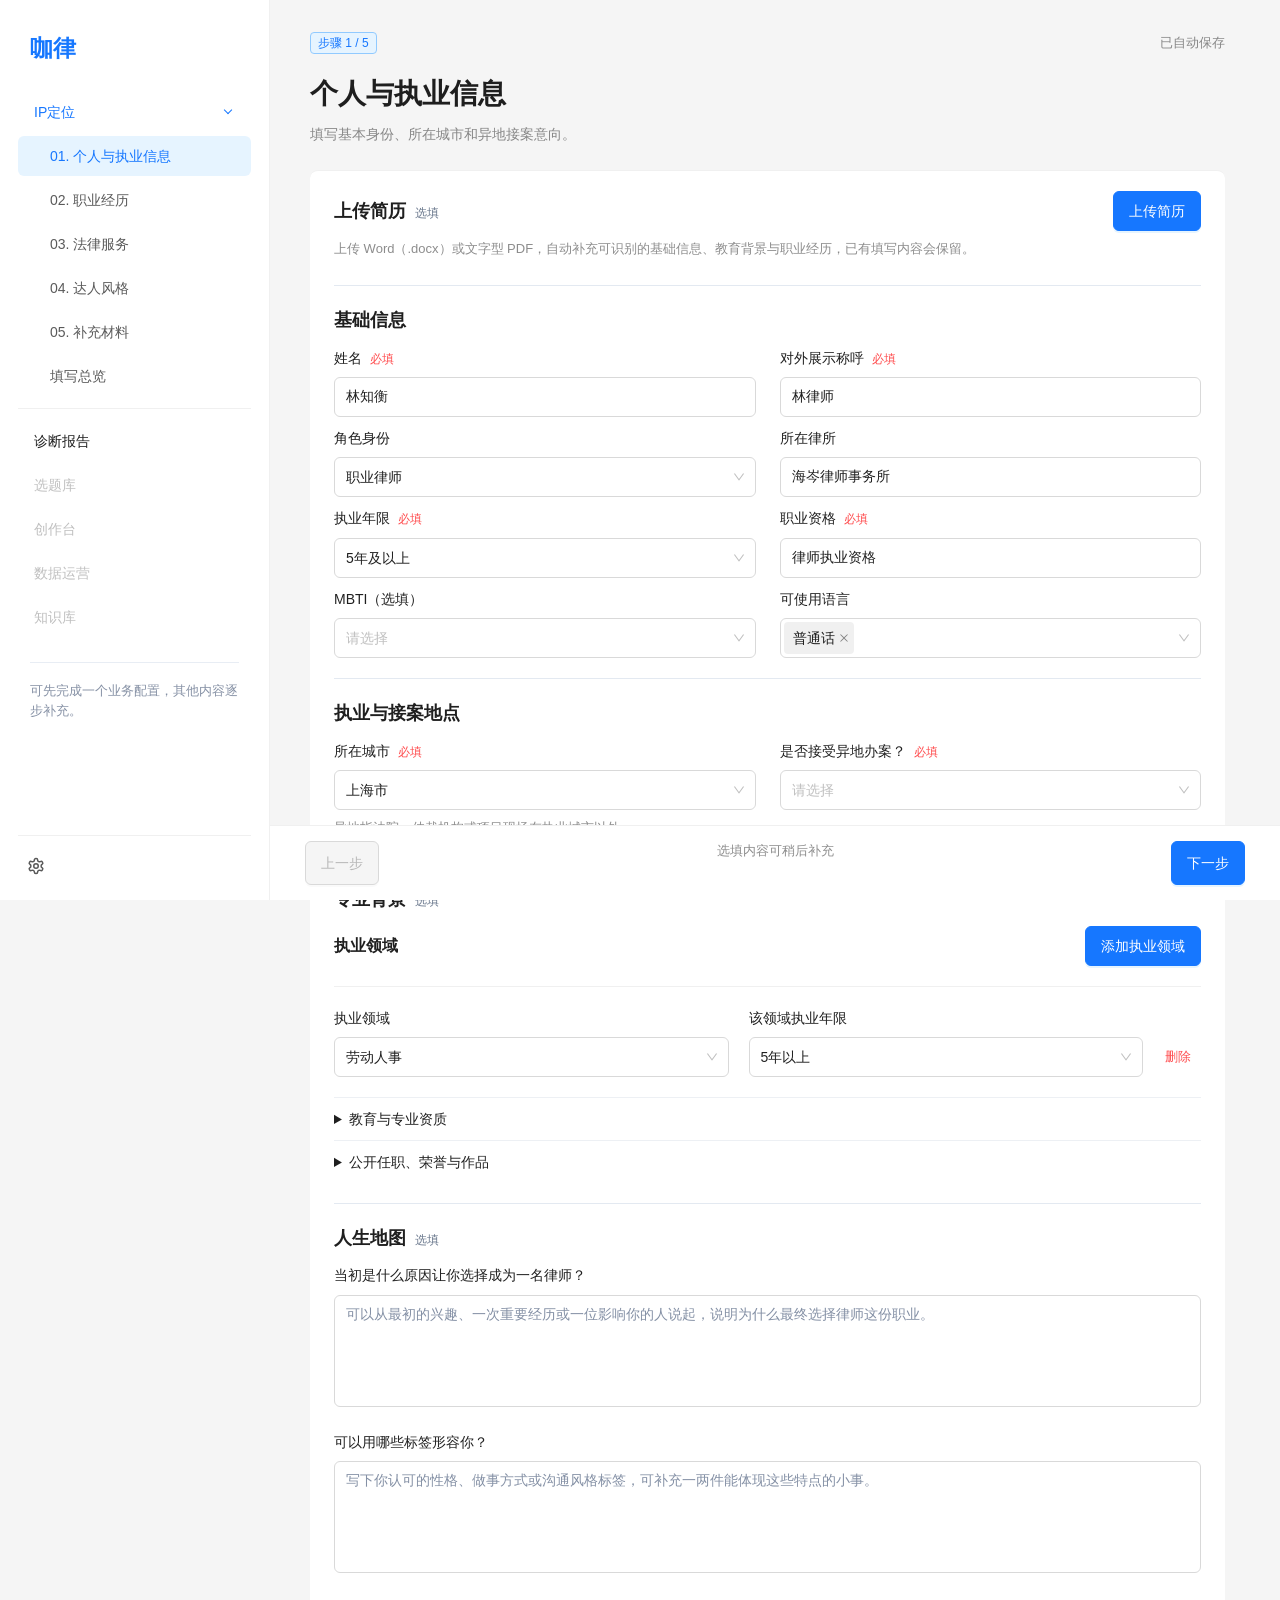
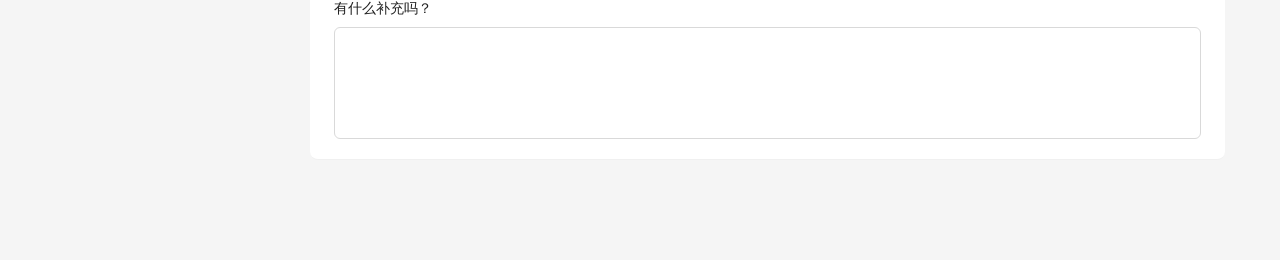
<file: index.html>
<!doctype html><html lang="zh-CN"><meta charset="utf-8"><meta name="viewport" content="width=device-width,initial-scale=1"><title>咖律 · IP定位</title><link rel="stylesheet" href="style.css?v=20261124-portrait"><aside><div class="sidebar-brand-row"><div class="brand">咖律</div></div><nav id="nav"></nav><div class="side-note">可先完成一个业务配置，其他内容逐步补充。</div></aside><main><header><span id="crumb" hidden></span></header><div class="wrap"><div class="intro"><div class="row"><span class="badge" id="step"></span><span class="small muted" id="saveState">当前浏览器自动保存</span></div><h1 id="title" style="margin-top:18px"></h1><p class="muted" id="subtitle"></p></div><div id="content"></div></div></main><div class="bottom"><button id="prev" onclick="go(page-1)">上一步</button><span class="small muted">选填内容可稍后补充</span><button id="next" class="primary" onclick="nextPage()">下一步</button></div><dialog id="modal"></dialog><script src="vendor/react-18.3.1.min.js"></script><script src="vendor/react-dom-18.3.1.min.js"></script><script src="vendor/dayjs-1.11.13.min.js"></script><script src="vendor/antd-5.27.6.min.js"></script><script src="lan-draft.js?v=20261126-clean-copy"></script><script src="questionnaire.js?v=20261125-career"></script><script src="latest.js?v=20261126-15"></script><script src="hierarchy.js?v=20261126-40"></script><script src="business-demo.js?v=20261126-clean-copy"></script><script src="product-map.js?v=20261125-direction-last"></script><script src="regions.js"></script><script src="refinements.js?v=20261125-identity"></script><script src="map-ui.js?v=20261125-manual-matters"></script><script src="coverage.js?v=20261125-identity"></script><script src="portrait.js?v=20261126-guidance"></script><script src="links.js?v=20261125-conventions"></script><script src="choices.js?v=20261125-simplify"></script><link rel="stylesheet" href="choices.css?v=20261126-clean-copy"><script src="knowledge-ui.js?v=20261126-revised"></script><script src="embedded-customers.js?v=20261125-priority-label"></script><script src="ui-conventions.js?v=20261125-group-add"></script><script src="answer-examples.js?v=20261126-12"></script><script src="revision.js?v=20261127-43"></script><link rel="stylesheet" href="legal-ui.css?v=20261126-9"><script src="vendor/mammoth.browser.min.js"></script><script src="vendor/pdf.min.js"></script><script src="vendor/qrcode.js"></script><script src="intake-flow.js?v=20261126-10"></script><link rel="stylesheet" href="ant-unified.css?v=20261127-43"><script src="extra-materials.js?v=20261126-16"></script><script src="ant-unified.js?v=20261126-27"></script><script src="case-demo.js?v=20261126-13"></script><script src="portrait-preview.js?v=20261127-44"></script><script src="collection-management.js?v=20261126-17"></script><script src="action-consistency.js?v=20261126-18"></script><script src="case-domain-polish.js?v=20261126-19"></script><script src="hierarchy-refinement.js?v=20261126-23"></script><script src="experience-inline.js?v=20261126-38"></script><script src="style-continuous.js?v=20261126-34"></script><script src="public-attachments.js?v=20261126-25"></script><script src="service-priority.js?v=20261126-40"></script><script src="firm-optional.js?v=20261126-37"></script><link rel="stylesheet" href="intake-update.css?v=20261126-40"><script src="secondary-domain-selection.js?v=20261127-45"></script><script src="resume-import.js?v=20261126-41"></script><link rel="stylesheet" href="ip-overview.css?v=20261127-46"><script src="ip-overview.js?v=20261127-46"></script><link rel="stylesheet" href="platform-session.css?v=20261127-49"><script src="platform-session.js?v=20261127-49"></script></html>

<link rel="stylesheet" href="diagnosis-module.css?v=20261128"><script src="diagnosis-module.js?v=20261128-clean"></script>
</file>
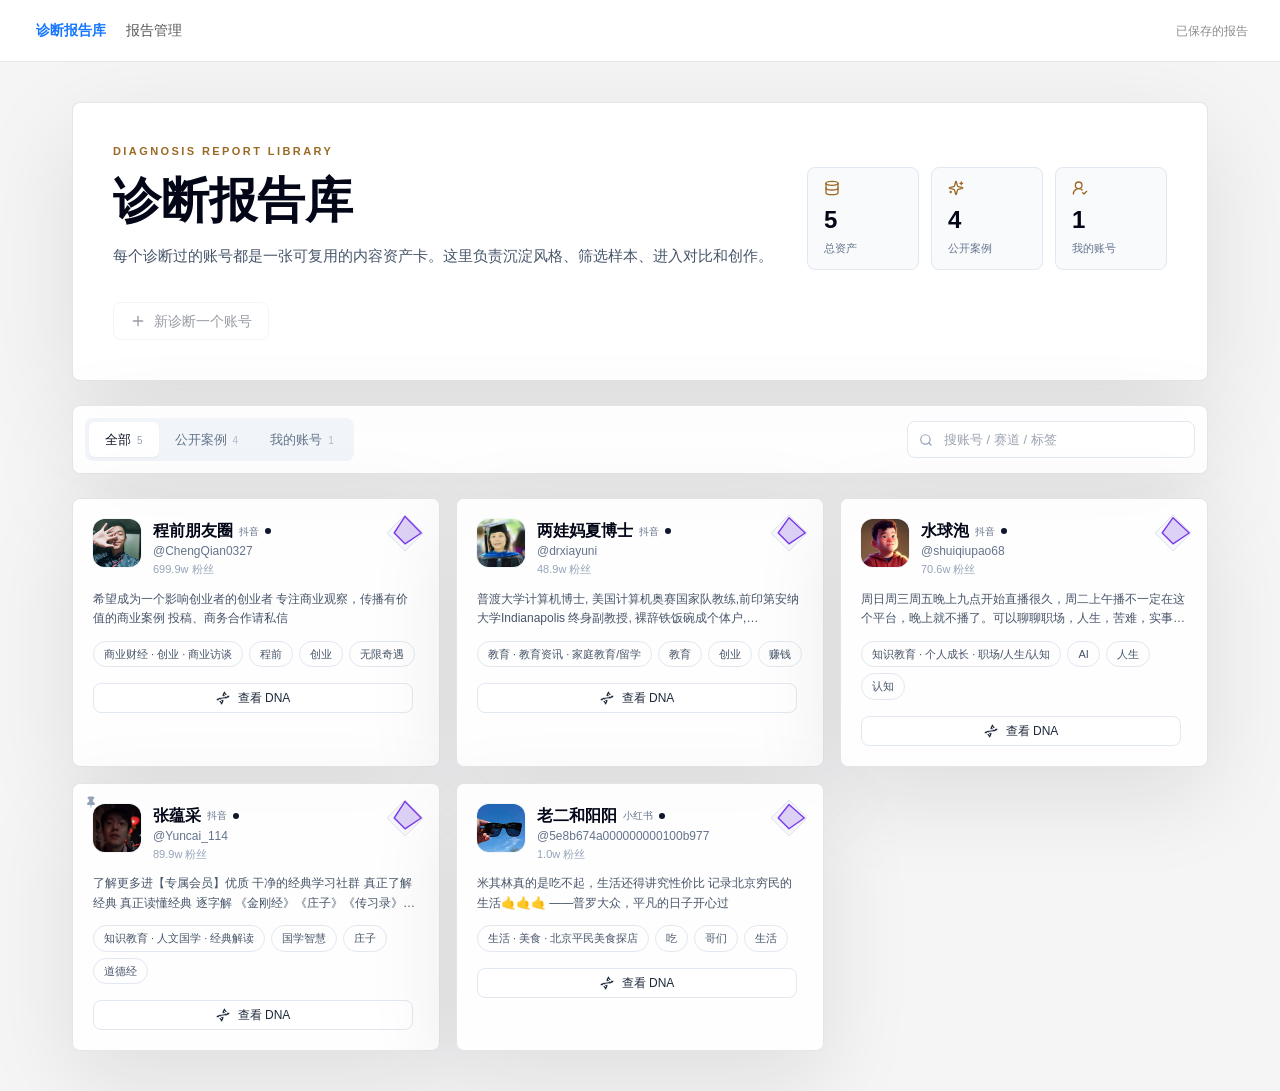
<file: diagnosis/index.html>
<!doctype html><html lang="zh-CN"><meta charset="UTF-8"><meta name="viewport" content="width=device-width,initial-scale=1"><meta http-equiv="Content-Security-Policy" content="default-src 'self' data: blob:;script-src 'self' 'unsafe-inline';style-src 'self' 'unsafe-inline';connect-src 'none';img-src 'self' data: blob:;"><title>账号诊断 · 原界面恢复版</title><link rel="stylesheet" href="./assets/index-MwPTq9La.css"><body><div id="root"></div><script src="./records.js"></script><script src="./record.js"></script><script type="module" src="./assets/index-DQOTuew9.js"></script></html>
<link rel="stylesheet" href="integration.css?v=20261128-clean"><script src="integration.js?v=20261128-clean"></script>
</file>
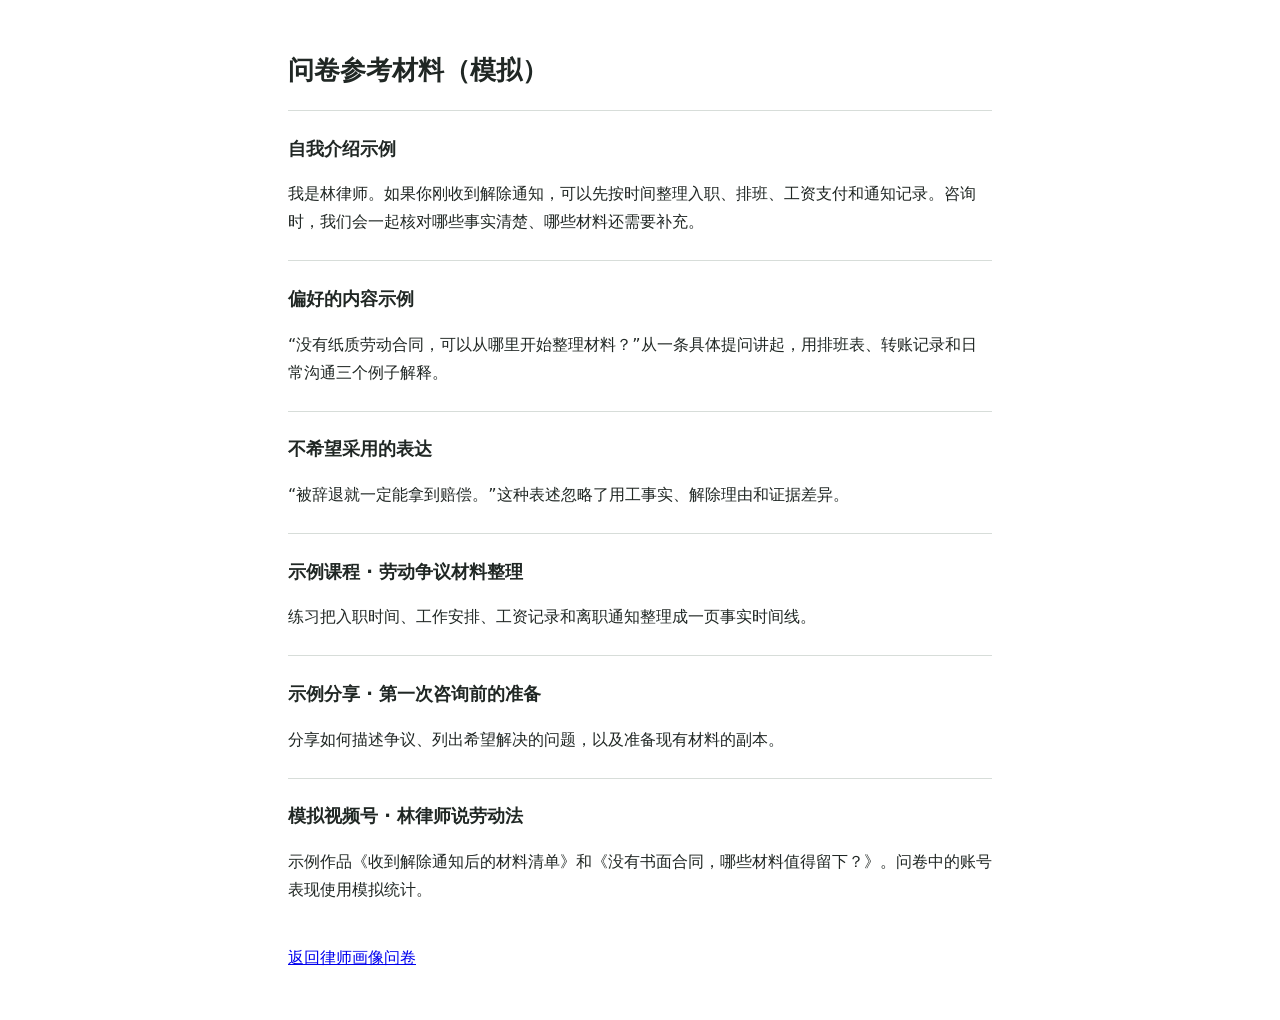
<file: references.html>
<!doctype html>
<html lang="zh-CN">
<meta charset="utf-8">
<meta name="viewport" content="width=device-width,initial-scale=1">
<title>问卷参考材料 · 模拟</title>
<style>
  body { max-width: 44rem; margin: 3rem auto; padding: 0 1.25rem; color: #202724; font: 16px/1.75 system-ui,sans-serif; }
  h1 { font-size: 1.6rem; }
  h2 { font-size: 1.1rem; }
  article { border-top: 1px solid #d7ddd9; padding: .5rem 0; }
  :target { background: #f3f7f3; }
</style>
<h1>问卷参考材料（模拟）</h1>
<article id="intro"><h2>自我介绍示例</h2><p>我是林律师。如果你刚收到解除通知，可以先按时间整理入职、排班、工资支付和通知记录。咨询时，我们会一起核对哪些事实清楚、哪些材料还需要补充。</p></article>
<article id="liked"><h2>偏好的内容示例</h2><p>“没有纸质劳动合同，可以从哪里开始整理材料？”从一条具体提问讲起，用排班表、转账记录和日常沟通三个例子解释。</p></article>
<article id="disliked"><h2>不希望采用的表达</h2><p>“被辞退就一定能拿到赔偿。”这种表述忽略了用工事实、解除理由和证据差异。</p></article>
<article id="course"><h2>示例课程 · 劳动争议材料整理</h2><p>练习把入职时间、工作安排、工资记录和离职通知整理成一页事实时间线。</p></article>
<article id="talk"><h2>示例分享 · 第一次咨询前的准备</h2><p>分享如何描述争议、列出希望解决的问题，以及准备现有材料的副本。</p></article>
<article id="account"><h2>模拟视频号 · 林律师说劳动法</h2><p>示例作品《收到解除通知后的材料清单》和《没有书面合同，哪些材料值得留下？》。问卷中的账号表现使用模拟统计。</p></article>
<p><a href="./">返回律师画像问卷</a></p>
</html>
</file>
<file: style.css>
html{scroll-padding-bottom:100px}input,select,textarea{scroll-margin-bottom:100px}*{box-sizing:border-box}body{margin:0;background:#f5f7fb;color:#23314a;font:16px/1.7 -apple-system,BlinkMacSystemFont,'PingFang SC',sans-serif}button,input,textarea,select{font:inherit}button{cursor:pointer;border:1px solid #dbe3ef;border-radius:7px;background:white;color:#43516b;padding:9px 16px}button:hover{border-color:#315fe9;color:#315fe9}.primary{background:#315fe9;color:white;border-color:#315fe9}.primary:hover{background:#244dcc;color:white}aside{width:270px;position:fixed;inset:0 auto 0 0;background:white;border-right:1px solid #e1e7f0;padding:28px 18px;overflow:auto}.brand{font-size:23px;font-weight:700;padding:0 12px;color:#284fca}.sub{font-size:13px;color:#8490a5;padding:4px 12px 25px}.nav{display:block;width:100%;border:0;background:none;text-align:left;padding:13px 12px;margin:5px 0;font-size:14px}.nav.active{background:#edf2ff;color:#315fe9;font-weight:600}.nav small{display:block;color:#8a95a7;font-weight:400;margin-left:25px}.side-note{border-top:1px solid #e8edf4;margin:25px 12px;padding-top:18px;font-size:13px;color:#8691a5}main{margin-left:270px}header{background:white;border-bottom:1px solid #e3e9f1;padding:18px 36px;display:flex;justify-content:space-between;align-items:center;gap:16px}.badge{font-size:13px;color:#315fe9;background:#edf2ff;padding:4px 10px;border-radius:5px}.wrap{max-width:1040px;padding:32px 40px 100px;margin:auto}h1{font-size:28px;margin:0 0 7px}h2{font-size:20px;margin:0}p{margin:6px 0}.muted{color:#7f8ba1}.small{font-size:13px}.intro{margin-bottom:25px}.progress{height:5px;background:#e3eaf5;border-radius:6px;margin-top:18px}.progress div{height:100%;background:#315fe9;border-radius:6px}.row{display:flex;justify-content:space-between;align-items:center;gap:12px}.card{background:white;border:1px solid #e0e7f0;border-radius:12px;margin:20px 0;overflow:hidden}.card-head{padding:20px 26px;border-bottom:1px solid #edf0f6;background:#fcfdff}.question{padding:24px 26px;border-bottom:1px solid #edf0f6}.question:last-child{border:0}.label{font-weight:600;display:block;margin-bottom:10px}.num{font-weight:400;color:#94a0b2;font-size:13px;margin-right:10px}.required{color:#315fe9;font-size:12px;margin-left:8px}.prompt{border-left:3px solid #a6bafb;background:#f5f8ff;padding:12px 15px;margin:10px 0 14px;color:#516383;font-size:14px}.source{color:#8b96a8;font-size:13px;margin-top:9px}input[type=text],input[type=url],input[type=month],input[type=number],textarea{width:100%;border:1px solid #dce3ef;border-radius:7px;padding:11px 13px;background:#fff;color:#23314a;outline:none}input:focus,textarea:focus{border-color:#315fe9;box-shadow:0 0 0 3px #315fe910}textarea{min-height:102px;resize:vertical}.options{display:flex;flex-wrap:wrap;gap:10px}.option{display:flex;align-items:center;gap:8px;padding:9px 13px;border:1px solid #e0e6ef;border-radius:7px;cursor:pointer;font-size:14px}.option:has(input:checked){border-color:#315fe9;background:#f1f5ff;color:#315fe9}input[type=checkbox],input[type=radio]{accent-color:#315fe9;width:16px;height:16px}.upload{padding:18px;border:1px dashed #bfceea;border-radius:8px;background:#fafcff}.upload input{max-width:100%;font-size:14px}.notice{padding:15px 18px;background:#edf2ff;color:#536b9d;border-radius:8px;font-size:14px;margin:20px 0}.bottom{position:fixed;bottom:0;left:270px;right:0;background:#ffffffed;border-top:1px solid #dfe6f1;padding:15px 35px;display:flex;justify-content:space-between;gap:12px;backdrop-filter:blur(10px)}.toast{position:fixed;bottom:90px;left:50%;transform:translateX(-50%);background:#233450;color:white;border-radius:8px;padding:12px 22px;z-index:5}.invalid{background:#f0f4ff;outline:2px solid #315fe9;outline-offset:-2px}dialog{border:0;border-radius:12px;padding:28px;max-width:550px;width:90vw}dialog::backdrop{background:#1c2c4b66}button:disabled{opacity:.4;cursor:default}@media(max-width:800px){aside{position:static;width:100%;padding:15px}.brand{font-size:20px}.sub,.side-note{display:none}#nav{display:flex;overflow:auto}.nav{min-width:190px;margin:8px 0}.nav small{display:none}main{margin:0}header{padding:15px;flex-wrap:wrap}.wrap{padding:24px 15px 110px}.question{padding:20px}.bottom{left:0;padding:12px 15px}.bottom .small{display:none}h1{font-size:24px}.row{flex-wrap:wrap}}.compact-input{max-width:380px!important;height:42px}.compact-question{padding-top:18px;padding-bottom:18px}.compact-question .label{margin-bottom:6px}@media(max-width:700px){.compact-input{max-width:100%!important}} .business-selected{display:flex;gap:8px;flex-wrap:wrap;margin:12px 0}.selected-business{background:#edf2ff;color:#315fe9;font-size:14px;text-align:left}.legacy-business{background:#f5f7fa;font-size:14px}.business-tree{border:1px solid #e1e7f0;border-radius:8px;max-height:440px;overflow:auto}.business-tree details{border-bottom:1px solid #e9edf4}.business-tree summary{cursor:pointer;padding:12px 16px;background:#fafcff}.business-tree .option{padding:7px 10px} 
.grid2{display:grid;grid-template-columns:1fr 1fr;gap:18px}.field{margin:12px 0}.field label{display:block;font-size:14px;font-weight:500;margin-bottom:7px}.field input,.field select{max-width:440px}.field select{padding:10px;border:1px solid #dce3ef;border-radius:7px;background:white;width:100%}.field textarea{min-height:110px}.field .option{display:inline-flex;font-weight:400;margin:4px}.nested{margin:18px 0;padding:22px;border:1px solid #dce5f4;border-radius:10px;background:#fafcff}.scene{background:white}.pill{display:inline-block;padding:4px 10px;background:#edf2ff;color:#315fe9;border-radius:6px;font-size:13px;margin:4px}.section-body{padding:24px}.danger{color:#6c7689;font-size:14px}.summary-row{padding:12px 0;border-bottom:1px solid #edf0f6}.complete{color:#315fe9}.business-tree{margin:10px 0}.compact{max-width:400px}details>summary{cursor:pointer}.field.full{grid-column:1/-1}.statusbox{padding:16px;border-radius:8px;background:#edf2ff;color:#315fe9}.group-heading{margin:30px 0 10px} @media(max-width:800px){.grid2{grid-template-columns:1fr}.section-body{padding:18px}.nested{padding:15px}}/* Third-section hierarchy: area > product > field group > client. */
.map-workspace{margin-top:26px}.map-workspace>.card{margin-bottom:40px}.map-workspace .card-head{padding:24px 28px}.map-area{margin:44px 0;background:#fff;border:1px solid #d5deef;border-radius:14px;overflow:hidden;box-shadow:0 3px 14px #203b6b04}.map-area-header{height:auto;display:flex;align-items:center;justify-content:space-between;gap:20px;background:#edf3ff;border-bottom:1px solid #d5deef;padding:25px 28px}.map-area-header h2{font-size:23px;margin:5px 0}.map-eyebrow{font-size:14px;color:#315fe9;font-weight:600}.map-count{font-size:14px;color:#315fe9;background:#fff;padding:7px 12px;border-radius:6px;white-space:nowrap}.map-area-body{padding:28px}.map-setup{padding-bottom:28px;margin-bottom:28px;border-bottom:1px solid #e5eaf3}.map-setup>h3{font-size:18px;margin:0 0 18px}.map-setup .field{margin:16px 0}.map-custom-product{display:flex;gap:12px;margin:20px 0 0}.map-custom-product input{max-width:400px}.map-products-heading{display:flex;justify-content:space-between;align-items:center;margin:32px 0 18px}.map-products-heading h3{font-size:19px;margin:0}.map-product{margin:20px 0;border:1px solid #cdd8ea;border-radius:10px;background:#fff;overflow:hidden}.map-product[open]{border-color:#9fb7ef}.map-product-header{display:flex;justify-content:space-between;align-items:center;gap:18px;padding:20px;background:#f8faff;list-style:none;cursor:pointer}.map-product-header::-webkit-details-marker{display:none}.map-product[open]>.map-product-header{border-bottom:1px solid #d9e3f5;background:#f0f5ff}.map-product-identity{display:flex;flex-direction:column;gap:5px;min-width:0}.map-product-identity strong{font-size:18px;overflow-wrap:anywhere}.product-number{color:#62779d;font-size:13px;font-weight:600}.map-product-actions{display:flex;align-items:center;gap:8px;flex-wrap:wrap;justify-content:flex-end}.map-product-actions button{padding:6px 10px;font-size:13px}.expand-label{color:#7b879b;font-size:12px}.map-product-body{padding:24px;background:#f7f9fc}.map-product-toolbar{display:flex;justify-content:space-between;align-items:center;gap:15px;margin-bottom:14px}.map-product-toolbar .option{background:white}.map-panel{margin:26px 0;border:1px solid #e0e6f0;border-radius:9px;background:#fff;overflow:hidden}.map-panel-title{padding:18px 22px;border-bottom:1px solid #e7ecf4;border-left:3px solid #315fe9;background:#fcfdff}.map-panel-title h3{font-size:17px;margin:0}.map-panel-body{padding:22px}.map-panel-body>.field{margin:0 0 26px}.map-panel-body>.field:last-child{margin-bottom:0}.map-panel .options{gap:10px}.map-panel .option{padding:10px 12px}.map-panel .scene{border:1px solid #dce4f2;background:#fcfdff;margin:0 0 24px;padding:22px}.map-panel .scene>.row{padding-bottom:14px;margin-bottom:20px;border-bottom:1px solid #e1e8f3}.map-panel .scene>.field{margin:0 0 24px}.map-profile-actions{display:flex;align-items:center;gap:12px;flex-wrap:wrap}.map-profile-actions select{padding:11px;border:1px solid #dce3ef;border-radius:7px;max-width:100%;background:#fff}.map-inherited{font-size:14px;color:#6a7890;line-height:1.9;padding:14px 16px;background:#f5f8fd;border-radius:6px;margin:0 0 22px}.map-product-footer{display:flex;justify-content:flex-end;padding-top:2px}.map-empty{padding:30px;text-align:center;background:#f7f9fd;border:1px dashed #d1dcec;border-radius:8px;color:#7a879e;font-size:14px}@media(max-width:800px){.map-area-body{padding:16px}.map-area-header{padding:20px}.map-product-header{align-items:flex-start;flex-direction:column}.map-product-actions{justify-content:flex-start}.map-product-body{padding:12px}.map-panel-body{padding:16px}.map-panel .scene{padding:15px}.map-custom-product{flex-wrap:wrap}.map-product-toolbar{flex-wrap:wrap}.map-area{margin:30px 0}}
.cascade-field{position:relative}.cascade-trigger{width:100%;min-height:48px;display:flex;align-items:center;justify-content:space-between;text-align:left;background:#fff;padding:10px 14px;border:1px solid #cbd6e9}.cascade-trigger[aria-expanded=true]{border-color:#315fe9;box-shadow:0 0 0 3px #315fe910}.cascade-value{display:flex;align-items:center;gap:7px;flex-wrap:wrap;min-width:0}.cascade-tag{background:#eff4ff;color:#335baf;font-size:13px;border-radius:4px;padding:3px 8px;overflow-wrap:anywhere}.cascade-chevron{margin-left:12px;font-size:20px;color:#8390a5}.cascade-popup{position:fixed;z-index:100;background:white;border:1px solid #d7e0ef;border-radius:10px;box-shadow:0 12px 38px #1c355b24;display:flex;flex-direction:column;overflow:hidden}.cascade-popup-heading{padding:12px 16px;display:flex;justify-content:space-between;align-items:center;gap:12px;border-bottom:1px solid #e4eaf3;color:#748098;font-size:13px}.cascade-popup-heading button{font-size:13px;padding:5px 10px;color:#315fe9}.cascade-columns{display:grid;grid-template-columns:45% 55%;min-height:0;flex:1}.cascade-parents{overflow:auto;border-right:1px solid #e2e8f1;padding:6px}.cascade-parent{width:100%;border:0;text-align:left;display:flex;gap:8px;align-items:center;padding:11px 10px;font-size:14px;border-radius:5px;line-height:1.5}.cascade-parent>span:first-child{flex:1}.cascade-parent:hover{background:#f4f7fd}.cascade-parent.active{background:#edf3ff;color:#315fe9;font-weight:600}.cascade-count{font-size:12px;color:#315fe9}.cascade-right{display:flex;flex-direction:column;min-height:0;min-width:0}.cascade-leaf-heading{padding:13px 16px;font-size:13px;color:#77859d;border-bottom:1px solid #f0f3f7}.cascade-leaves{flex:1;overflow:auto;padding:6px}.cascade-leaf{display:flex;align-items:center;justify-content:space-between;gap:12px;margin:0;padding:11px 12px;font-size:14px;color:#34425c;cursor:pointer;border-radius:5px}.cascade-leaf:hover{background:#f5f8ff}.cascade-leaf:has(input:checked){background:#edf3ff;color:#315fe9}.cascade-leaf input{flex-shrink:0}.cascade-custom{border-top:1px solid #e7ecf4;display:flex;gap:7px;padding:10px}.cascade-custom input{min-width:0;flex:1;padding:7px;font-size:13px}.cascade-custom button{font-size:13px;white-space:nowrap;padding:6px 9px}@media(max-width:600px){.cascade-columns{grid-template-columns:46% 54%}.cascade-parent,.cascade-leaf{font-size:13px;padding:10px 7px}.cascade-popup-heading{padding:9px}.cascade-popup-heading>span{max-width:60%}.cascade-custom{padding:7px;gap:4px}.cascade-leaf-heading{padding:10px;font-size:12px}}

/* Generated portrait */
.portrait-intro,.portrait-hero{padding:30px;border:1px solid #d9e2ff;border-radius:16px;background:#f5f7ff;margin-bottom:24px}.portrait-intro h2,.portrait-hero h2{margin:18px 0}.portrait-overview{white-space:pre-wrap;line-height:1.9;color:#344367;margin-bottom:22px}.portrait-section{margin-bottom:24px}.portrait-section-head{display:flex;justify-content:space-between;align-items:center;padding:22px 26px;border-bottom:1px solid #e8ecf3;gap:16px}.portrait-section-head h2{margin:0;font-size:20px}.portrait-facts{margin:0}.portrait-facts>div{display:grid;grid-template-columns:140px 1fr;gap:20px;padding:12px 0;border-bottom:1px solid #f0f2f7}.portrait-facts dt{color:#73809b}.portrait-facts dd{margin:0;white-space:pre-wrap;overflow-wrap:anywhere;line-height:1.7}.portrait-area{margin:26px 0;padding-top:16px;border-top:1px solid #e6ebf5}.portrait-area h3{color:#344caa;line-height:1.6}.portrait-product{margin:14px 0;padding:18px;border:1px solid #e3e9f4;border-radius:10px;background:#fff}.portrait-product summary{line-height:1.8}.portrait-product summary span{display:block;font-size:14px;color:#73809b;margin-top:6px}.portrait-client{padding:18px;margin-top:20px;background:#f8faff;border-radius:10px}.portrait-client li{margin:10px 0;overflow-wrap:anywhere}.portrait-history{margin-bottom:22px}.portrait-readonly .portrait-section-head button{display:none}@media(max-width:650px){.portrait-facts>div{grid-template-columns:1fr;gap:5px}.portrait-intro,.portrait-hero{padding:20px}.portrait-section-head{padding:18px}.portrait-client{padding:12px}}
</file>
<file: choices.css>
.choice-field { min-width: 0; }
.choice-field [data-choice] { max-width: 42rem; }
.choice-field .ant-select { max-width: 100%; }
.choice-field input.ant-select-selection-search-input {
  padding: 0 !important; border: 0 !important; box-shadow: none !important;
  background: transparent !important; max-width: 100%;
}
.choice-field .ant-select-selection-item-content { max-width: 100%; }
.new-business { width: 100%; border-top: 1px solid #e6eaf0; text-align: left; }
.choice-form label { display: grid; gap: 5px; margin: 14px 0; }
.choice-form select { min-height: 40px; border: 1px solid #dce3ef; border-radius: 7px; }
.ant-select-dropdown { max-width: calc(100vw - 20px); }
.reference-links, .reference-link-row, .reference-link-row .ant-form-item { min-width: 0; }
.reference-link-row { display: grid; grid-template-columns: minmax(0, 1fr) auto; gap: 6px; align-items: start; max-width: 42rem; margin: 5px 0; }
.reference-link-row .ant-form-item { margin-bottom: 0; }
.reference-link-row input.ant-input { max-width: none; }
.reference-links .link-add { padding-inline: 0; height: auto; }
.account-link-row a, .account-link-row span { min-width: 0; overflow-wrap: anywhere; }
.account-link-row button { flex-shrink: 0; }
.coverage-place { display: grid; grid-template-columns: minmax(0,1fr) minmax(0,1fr) auto; align-items: center; gap: 8px; max-width: 640px; margin: 8px 0; }
.coverage-place select { width: 100%; min-width: 0; }
.coverage-group { margin-top: 22px; padding-top: 16px; border-top: 1px solid #e3e9f1; }
.coverage-group h3 { margin: 0 0 8px; }
.priority-row { margin: 10px 0; }
.identity-panel { padding: 0 24px; background: #fff; border-block: 1px solid #dce3ed; }
.identity-panel > section { padding: 20px 0; }
.identity-panel > section + section { border-top: 1px solid #e3e9f1; }
.identity-panel h2 { font-size: 18px; margin: 0 0 12px; }
.identity-panel h2 small { font-size: 12px; margin-left: 4px; font-weight: 400; color: #69778c; }
.identity-grid { display:grid; grid-template-columns:repeat(2,minmax(0,1fr)); gap: 10px 24px; }
.identity-grid > .field { margin: 0; min-width: 0; }
.identity-grid .field input, .identity-grid .field select { width:100%; max-width:100%; }
.identity-grid .field input.ant-select-selection-search-input { width:100%; }
.identity-grid textarea { min-height: 84px; }
.identity-fold { padding: 10px 0; border-top: 1px solid #edf0f4; }
.identity-fold summary { cursor: pointer; font-weight: 500; }
.identity-fold[open] > summary { margin-bottom: 12px; }
.identity-panel #identity-location p { margin-top: 8px; }
.career-panel { background: #fff; border-block: 1px solid #dce3ed; padding-inline: 24px; }
.career-panel > section { padding-block: 22px; }
.career-panel > section + section { border-top: 1px solid #dce3ed; }
.career-panel h2 { font-size: 19px; margin: 0 0 4px; }
.career-guidance { margin: 0 0 16px; color: #56657a; font-size: 14px; }
.career-entry { overflow: hidden; border: 1px solid #dce3ed; border-radius: 7px; margin-block: 10px; }
.career-entry h3 { font-size: 16px; margin: 0; }
.career-toggle { display: flex; align-items: center; justify-content: space-between; gap: 12px; width: 100%; text-align: left; background: #f6f8fb; border: 0; border-radius: 0; padding: 10px 16px; }
.career-toggle span { min-width: 0; overflow-wrap: anywhere; }
.career-toggle small { display: block; color: #56657a; font-size: 13px; }
.career-toggle:not(:disabled)::after { content: '▾'; color: #536580; }
.career-toggle[aria-expanded=true]:not(:disabled)::after { transform: rotate(180deg); }
.career-toggle:disabled { color: inherit; opacity: 1; cursor: default; }
.career-entry-body { padding: 14px 16px; }
.career-panel .field { margin: 0 0 14px; }
.career-job-facts { display: grid; grid-template-columns: 1.3fr 1fr 1fr; gap: 0 12px; }
.career-job-facts > .field { min-width: 0; }
.career-job-facts input { max-width: none; }
.career-panel .field textarea { min-height: 72px; }
.career-panel .career-delete { border: 0; background: transparent; color: #82454a; padding: 3px 0; font-size: 13px; }
.career-add { color: #2451be; }
@media (max-width: 640px) {
  .career-panel { padding-inline: 14px; }
  .career-job-facts { grid-template-columns: 1fr; }
  .career-entry-body { padding: 12px; }
}
@media (max-width: 640px) {
  .identity-panel { padding:0 14px; }
  .identity-grid { grid-template-columns:minmax(0,1fr); }
}
@media (max-width: 540px) {
  .coverage-place { grid-template-columns: minmax(0,1fr) auto; }
  .coverage-place select:first-child { grid-column: 1 / -1; }
}
.wrap:has(.business-layout) { max-width: 1280px; }
.business-layout { display: grid; grid-template-columns: minmax(170px, 23%) minmax(0, 1fr); align-items: start; gap: 24px; }
.map-directory { display: grid; align-content: start; gap: 3px; position: sticky; top: 16px; max-height: calc(100vh - 120px); overflow: auto; padding: 12px 12px 16px 0; }
.map-directory h3 { margin: 0 10px 10px; font-size: 15px; }
.map-directory .map-entry { white-space: normal; overflow-wrap: anywhere; border: 0; background: transparent; padding: 8px 10px; text-align: left; line-height: 1.55; font-size: 14px; }
.map-directory .entry-area { margin-top: 8px; font-weight: 600; }
.map-directory .entry-product { padding-left: 24px; }
.map-directory .map-entry[aria-current] { color: #224bbb; background: #e6edff; box-shadow: inset 3px 0 #315fe9; }
.business-editor { min-width: 0; background: white; border: 1px solid #dce3ed; border-radius: 8px; padding: 20px 24px; scroll-margin-top: 12px; }
.business-editor h2, .business-editor h3 { overflow-wrap: anywhere; }
.business-editor > .card { margin: 0; border: 0; border-radius: 0; }
.business-editor > .card > .card-head, .business-editor > .card > .section-body { padding: 0; background: transparent; }
.business-editor > .card > .card-head { padding-bottom: 12px; }
.business-editor .nested.scene { border: 0; padding: 0; margin-top: 14px; }
.business-editor .field { margin-block: 16px; }
.business-editor textarea { white-space: pre-wrap; min-height: 80px; }
.business-editor select, .map-mobile-nav select { max-width: 100%; border: 1px solid #dce3ed; border-radius: 6px; padding: 8px; }
.editor-actions, .editor-tabs { display: flex; flex-wrap: wrap; align-items: center; gap: 8px; margin-block: 12px; }
.editor-actions button { padding: 5px 10px; font-size: 13px; }
.editor-tabs { gap: 0; border-bottom: 1px solid #dce3ed; }
.editor-tabs button { border: 0; background: transparent; border-radius: 0; padding: 9px 12px; font-size: 14px; }
.editor-tabs button[aria-pressed=true] { color: #224bbb; box-shadow: inset 0 -2px #315fe9; font-weight: 600; }
.map-mobile-nav { display: none; }
.portrait-facts dd { white-space: pre-line; }
.wrap:has(.entity-board) { max-width: 1250px; }
.entity-board { outline: 0; }
.entity-head, .entity-context, .board-counts { display:flex; align-items:center; gap:10px; }
.board-settings { background:#fff; margin-bottom:20px; border-block:1px solid #dce3ed; }
.board-settings > summary { cursor:pointer; padding:12px 16px; font-size:15px; font-weight:600; }
.board-settings[open] > summary { border-bottom:1px solid #e4e8ef; }
.settings-fields { padding:4px 16px 14px; }
.board-counts { display:none; font-size:14px; white-space:nowrap; }
.board-counts a { color:#355477; text-decoration:underline; text-underline-offset:3px; }
.entity-columns { display:grid; grid-template-columns:repeat(2,minmax(0,1fr)); gap:24px; align-items:start; }
.entity-column { min-width:0; scroll-margin-top:16px; }
.product-group { padding:16px 0 4px; }
.product-group + .product-group { margin-top:14px; border-top:1px solid #cbd6e2; }
.direction-head { display:flex; flex-wrap:wrap; align-items:center; justify-content:space-between; gap:6px 10px; }
.direction-head h3 { flex:1 1 165px; font-size:16px; line-height:1.5; margin:0; overflow-wrap:anywhere; }
.direction-head small,.area-matters .matter-count { font-size:12px; color:#576a7f; font-weight:normal; white-space:nowrap; }
.direction-head button { flex:none; }
.area-matters { padding:6px 0; font-size:14px; }
.area-matters summary { color:#43586f; cursor:pointer; }
.area-matters label { display:block; margin:8px 0 4px; }
.area-matters textarea,.area-matters select { width:100%; min-width:0; }
.area-matters textarea { min-height:72px; }
.area-matters select { margin-top:4px; padding:6px 8px; background:white; border:1px solid #d5dfe9; border-radius:6px; }
.entity-head { justify-content:space-between; padding:0 0 12px; border-bottom:2px solid #9eb8db; }
.entity-column.profile .entity-head { border-color:#91baad; }
.entity-head h2 { font-size:20px; margin:0; color:#23314a; }
.entity-head h2 small { font-size:15px; color:#526581; margin-left:4px; }
.board-add { font-size:14px; padding:5px 10px; }
.entity-card { position:relative; background:#fff; border:1px solid #d9e2ec; border-radius:8px; padding:15px 17px; margin-top:12px; overflow-wrap:anywhere; }
.entity-card:focus-within,.entity-card:hover { border-color:#849dbd; }
.entity-context { justify-content:space-between; align-items:flex-start; color:#607084; font-size:12px; }
.entity-context > span { flex-shrink:0; color:#315292; font-weight:600; }
.entity-card h3 { margin:5px 0; font-size:18px; line-height:1.5; }
.entity-title { background:none; border:0; padding:0; font:inherit; color:#223650; text-align:left; overflow-wrap:anywhere; }
.entity-title::after { content:''; position:absolute; inset:0; }
.entity-title span { color:#73849a; }
.entity-summary { font-size:14px; color:#495b71; margin:4px 0 10px; display:-webkit-box; -webkit-box-orient:vertical; -webkit-line-clamp:2; overflow:hidden; }
.entity-relations { display:flex; gap:4px 7px; align-items:center; flex-wrap:wrap; font-size:13px; }
.entity-card .entity-relations { margin-top:12px; padding-top:9px; border-top:1px solid #e6eaf0; }
.entity-relations small { color:#5a6b7c; font-size:12px; }
.relation-link { position:relative; z-index:1; background:#edf2f8; color:#334f72; border:0; border-radius:4px; padding:3px 7px; font-size:13px; white-space:normal; overflow-wrap:anywhere; max-width:100%; }
.product .relation-link { background:#eef6f2; color:#305f51; }
.board-empty { padding:18px 0; color:#637486; }
.entity-editor .back-board { padding:0; border:0; color:#345788; background:none; margin-bottom:10px; }
.entity-select { display:grid; gap:3px; font-size:14px; max-width:34rem; margin:12px 0; }
.binding { border-bottom:1px solid #e3e8ef; padding:8px 0; }
.choice-form input[name=name] { padding:9px 10px; border:1px solid #d5dfe9; border-radius:6px; width:100%; }
@media(max-width:740px) {
  .entity-columns { grid-template-columns:minmax(0,1fr); gap:26px; }
  .board-counts { display:flex; gap:6px; margin-bottom:12px; }
}
.business-layout.flow-layout { grid-template-columns: minmax(145px,19%) minmax(0,1fr); background: white; border-block: 1px solid #dee4ed; gap: 0; }
.flow-nav { position: sticky; top: 16px; display: grid; align-content: start; gap: 4px; padding: 20px 10px; }
.flow-nav button { display: flex; align-items: center; gap: 10px; padding: 10px 8px; border: 0; background: transparent; text-align: left; font-size: 14px; }
.flow-nav button span { display: grid; place-content: center; width: 22px; height: 22px; border: 1px solid #cad2dd; border-radius: 50%; font-size: 12px; }
.flow-nav button[aria-current=step] { color: #214bb5; font-weight: 600; background: #edf2ff; }
.flow-nav button[aria-current=step] span { color: white; border-color: #315fe9; background: #315fe9; }
.business-editor.flow-editor { border: 0; border-left: 1px solid #e4e8ef; border-radius: 0; padding: 22px 24px; }
.flow-editor h2 { font-size: 21px; margin: 0 0 16px; }
.flow-editor h3 { font-size: 16px; margin: 20px 0 8px; }
.flow-editor details { margin-top: 16px; padding: 12px 0 0; border-top: 1px solid #e4e8ef; }
.flow-editor summary { cursor: pointer; font-size: 14px; color: #405574; }
.flow-editor .flow-context, .flow-editor .flow-pair { display: grid; grid-template-columns: repeat(2,minmax(0,1fr)); gap: 0 16px; }
.flow-context { padding-bottom: 12px; border-bottom: 1px solid #e4e8ef; margin-bottom: 16px; }
.flow-context label, .flow-editor label:has(>select):not(.field label) { display: grid; gap: 4px; font-size: 14px; }
.flow-editor select { min-width: 0; width: 100%; background: white; }
.flow-editor .flow-core { display: block; margin: 12px 0; font-size: 14px; }
.flow-editor .chosen-priority { overflow-wrap: anywhere; }
.flow-editor .priority-row { align-items: center; gap: 12px; }
.flow-editor .priority-row > div { display: flex; gap: 4px; flex-shrink: 0; }
.flow-editor .priority-row button { padding: 4px 8px; font-size: 13px; }
@media(max-width: 960px) {
  .business-layout.flow-layout { display: block; }
  .flow-nav { position: static; grid-template-columns: repeat(4,minmax(0,1fr)); padding: 6px; gap: 0; border-bottom: 1px solid #e4e8ef; }
  .flow-nav button { flex-direction: column; gap: 3px; padding: 7px 2px; text-align: center; font-size: 13px; }
  .business-editor.flow-editor { border-left: 0; padding: 18px 14px; }
}
@media(max-width: 640px) {
  .flow-editor .flow-context, .flow-editor .flow-pair { grid-template-columns: 1fr; gap: 6px; }
  .flow-editor .flow-pair .field { margin: 6px 0; }
  .flow-editor .priority-row { flex-wrap: wrap; }
}
@media (max-width: 960px) {
  .business-layout { display: block; }
  .map-directory { display: none; }
  .map-mobile-nav { display: grid; gap: 4px; margin-bottom: 12px; font-size: 14px; }
  .map-mobile-nav select { width: 100%; background: white; }
  .business-editor { padding: 16px; }
}

/* Shared form controls: native fields and Ant Design share the same tokens. */
:root { --form-border:#dce3ef; --form-focus:#315fe9; --form-muted:#8490a5; }
#content .field { margin-block:16px; min-width:0; }
#content .identity-grid > .field { margin:0; }
#content .field > label, .choice-form label { font-size:14px; font-weight:500; line-height:1.6; margin-bottom:8px; }
#content :is(input:not([type]),input[type=text],input[type=url],input[type=month],input[type=number],select,textarea):not(.ant-select-selection-search-input):not(.ant-input),
dialog :is(input:not([type]),input[type=text],select,textarea) {
  width:100%; max-width:100%; min-width:0; min-height:44px;
  border:1px solid var(--form-border); border-radius:7px; padding:10px 12px;
  background:#fff; color:#23314a; font-size:14px; line-height:22px;
  outline:none; transition:border-color .15s,box-shadow .15s;
}
#content textarea, #content .field textarea, dialog textarea { min-height:112px !important; resize:vertical; }
#content :is(input,textarea)::placeholder, dialog :is(input,textarea)::placeholder { color:var(--form-muted); opacity:1; }
#content :is(input:not([type]),input[type=text],input[type=url],input[type=month],input[type=number],select,textarea):not(.ant-select-selection-search-input):not(.ant-input):hover,
dialog :is(input,select,textarea):hover { border-color:#8da6ed; }
#content :is(input:not([type]),input[type=text],input[type=url],input[type=month],input[type=number],select,textarea):not(.ant-select-selection-search-input):not(.ant-input):focus,
dialog :is(input,select,textarea):focus { border-color:var(--form-focus); box-shadow:0 0 0 3px #315fe914; }
#content :is(input,select,textarea):disabled { background:#f5f7fb; color:var(--form-muted); cursor:not-allowed; }
#content .choice-field [data-choice], #content .reference-link-row { max-width:100%; }
#content .reference-link-row input.ant-input, .ant-modal input.ant-input { min-height:44px; padding:10px 12px; font-size:14px; line-height:22px; }
#content .reference-link-row { gap:12px; margin-block:8px; }
#content .reference-link-row > button { min-height:44px; }
#content .field .row > input { flex:1; min-width:0; }
#content .field .row > button { flex-shrink:0; }
#content input[type=file] { width:100%; padding:12px; border:1px dashed var(--form-border); border-radius:7px; background:#f8faff; font-size:14px; }
#content input[type=file]::file-selector-button { padding:8px 12px; margin-right:12px; border:1px solid var(--form-border); border-radius:7px; color:#43516b; background:white; cursor:pointer; }
@media(max-width:640px) {
  #content .field .row { flex-wrap:nowrap; }
  #content .field input, #content .field textarea, #content .field select { font-size:16px; }
}

.entity-columns.products-only{grid-template-columns:minmax(0,1fr)}

/* Product list: one clear reading line, with secondary actions at its edges. */
.product-sort-list{display:grid;gap:10px;margin-top:14px}
.entity-card.sortable-product{display:flex;align-items:center;gap:12px;padding:16px 18px 16px 10px;margin:0;border:1px solid #e1e7ef;border-radius:10px;background:#fff;position:relative;transition:border-color .15s,box-shadow .15s,background .15s}
.entity-card.sortable-product:hover{border-color:#b8c8e6;box-shadow:0 3px 12px #23314a06}
.sortable-product .product-drag{flex:0 0 32px;width:32px;min-height:44px;padding:0;background:transparent;border:0;color:#9aa7b8;font-size:24px;cursor:grab;touch-action:none;user-select:none}
.sortable-product .product-drag:hover{background:#f2f5fa;color:#315fe9}
.product-rank{font-size:13px;font-variant-numeric:tabular-nums;color:#8b98ab;flex:none}
.product-card-main{min-width:0;flex:1;padding:3px 8px;border:0;background:transparent;text-align:left;display:grid;gap:6px;border-radius:5px}
.product-card-main strong{font-size:16px;font-weight:600;color:#23314a;line-height:1.5}
.product-card-main>span{font-size:13px;line-height:1.7;color:#7a8799;display:-webkit-box;-webkit-line-clamp:2;-webkit-box-orient:vertical;overflow:hidden}
.product-card-main:hover strong{color:#315fe9}
.sortable-product .product-delete{flex:none;margin:0;padding:8px 10px;border:0;background:transparent;color:#8a95a6;font-size:13px;min-height:40px}
.sortable-product .product-delete:hover{background:#f1f4f8;color:#23314a}
.product-sort-list .is-sorting{opacity:.5;background:#f1f5ff;border-color:#315fe9}
.sort-drop-before::before,.sort-drop-after::after{content:'';position:absolute;left:0;right:0;height:3px;background:#315fe9;border-radius:3px;pointer-events:none}
.sort-drop-before::before{top:-7px}.sort-drop-after::after{bottom:-7px}
.sorting-products,.sorting-products *{cursor:grabbing!important;user-select:none!important}
.sort-guidance{margin:8px 0 4px;font-size:12px;color:#8a95a6}
.product-group>.direction-head{padding-bottom:4px}.product-group .area-matters{padding:4px 0;font-size:13px}.product-group+.product-group{margin-top:28px}
.product-drag:focus-visible,.product-card-main:focus-visible,.product-delete:focus-visible{outline:2px solid #315fe9;outline-offset:3px}
@media(max-width:640px){.entity-card.sortable-product{gap:5px;padding:12px 8px 12px 4px}.product-rank{font-size:12px}.product-card-main{padding-inline:5px}.product-card-main strong{font-size:15px}.sortable-product .product-delete{padding:8px}.product-card-main>span{-webkit-line-clamp:2}}

.ordered-business-tag{display:inline-flex;align-items:center;gap:5px;flex-wrap:wrap;padding:5px 8px;margin:3px;background:#edf2ff;border-radius:5px;font-size:13px;max-width:100%}.ordered-business-tag>span{overflow-wrap:anywhere}.ordered-business-tag button{border:0;background:transparent;padding:2px 4px;font-size:11px;color:#60759b}.ordered-business-tag button:hover{color:#315fe9}.ordered-business-tag button:disabled{opacity:.3}
.knowledge-heading{display:flex;justify-content:space-between;align-items:center;gap:16px}.knowledge-heading h2{margin-top:4px;font-size:18px;overflow-wrap:anywhere}.knowledge-heading>div{min-width:0}.knowledge-heading>button{flex-shrink:0}.knowledge-section+.knowledge-section{border-top:1px solid #e5eaf1;margin-top:26px;padding-top:24px}.knowledge-section h3{font-size:16px;margin:0 0 8px}.knowledge-section h3 small{font-size:12px;font-weight:400;color:#8490a5;margin-left:6px}.attachment-picker{display:block;font-size:14px;margin:14px 0 8px}.attachment-list{list-style:none;margin:12px 0 0;padding:0}.attachment-list li{display:flex;align-items:center;justify-content:space-between;gap:12px;padding:10px 0;border-bottom:1px solid #edf0f6;font-size:14px}.attachment-list li>span{overflow-wrap:anywhere;min-width:0}.attachment-list button{flex-shrink:0;border:0;background:transparent;font-size:13px;color:#7f8ba1}
/* Action conventions: collection actions above content, record actions at the right. */
.page-action-bar{display:flex;align-items:center;justify-content:flex-start;gap:10px;margin:0 0 20px;padding:0;flex-wrap:wrap}
#content .page-action-bar>button{height:42px;padding:9px 18px;border-radius:7px;font-size:14px;line-height:22px;font-weight:500;margin:0}
#content .page-action-bar>.primary{background:#315fe9;border:1px solid #315fe9;color:#fff}
#content .page-action-bar>.primary:hover{background:#244dcc;border-color:#244dcc}
.record-actions{display:flex;align-items:center;gap:8px;flex-shrink:0}
#content button.action-delete,#content button.action-remove,#content button.action-edit{font-size:13px;line-height:20px;min-height:36px;padding:8px 10px;border:0;border-radius:6px;background:transparent;color:#718098;font-weight:400}
#content button.action-edit{color:#315fe9}
#content button.action-delete:hover,#content button.action-remove:hover{background:#edf1f7;color:#23314a}
#content button.action-edit:hover{background:#edf2ff}
#content button.action-add-secondary{font-size:13px;min-height:36px;padding:7px 12px;border:1px solid #dce3ef;border-radius:7px;background:white;color:#315fe9}
.bottom>button{min-height:44px;padding:10px 20px;font-size:14px;border-radius:7px;line-height:22px}
.choice-form .editor-actions{justify-content:flex-end;margin-top:22px}
.choice-form .editor-actions button{min-height:40px;font-size:14px;padding:8px 18px}
button:focus-visible{outline:2px solid #315fe9;outline-offset:3px}
@media(max-width:640px){.record-actions{gap:2px}.account-link-row{align-items:flex-start}.page-action-bar{margin-bottom:16px}}

.product-group>.direction-head{display:flex;align-items:center;justify-content:space-between;gap:12px;flex-wrap:nowrap}.product-group>.direction-head h3{flex:1;min-width:0;margin:0}.product-group>.direction-head>.board-add{flex-shrink:0;margin-left:auto}

.product-priority-label{display:inline-block;vertical-align:middle;margin-left:8px;padding:2px 7px;border-radius:4px;background:#edf2ff;color:#315fe9;font-size:11px;font-weight:500;font-style:normal;line-height:18px}

.answer-example{color:#8490a5;font-size:13px;line-height:1.7;margin:8px 0 16px;white-space:pre-line}#content textarea::placeholder{color:#8490a5;opacity:1}

main>header{justify-content:flex-end}#crumb[hidden]{display:none!important}
</file>
<file: legal-ui.css>
.legal-workspace{color:#25334b}.legal-toolbar{display:flex;justify-content:space-between;align-items:center;gap:24px;margin:8px 0 24px}.legal-eyebrow{font-size:11px;letter-spacing:1.5px;color:#71819a;font-weight:600}.legal-toolbar h2{font-size:23px;margin:8px 0}.legal-toolbar p,.legal-preference-heading p{color:#7b879b;font-size:13px;margin:8px 0;line-height:1.7}.legal-toolbar button{flex-shrink:0}.legal-summary{display:flex;gap:24px;align-items:center;padding:16px 0;border-top:1px solid #e3e8f0;margin-bottom:14px;font-size:13px;color:#7b879b}.legal-summary strong{color:#25334b;font-size:18px;margin-right:4px}.legal-summary-hint{margin-left:auto;font-size:12px}.legal-domains{display:grid;gap:22px}.legal-domain{border:1px solid #dfe6f0;border-radius:16px;background:white;overflow:hidden;box-shadow:0 3px 10px #23314a03}.legal-domain-header{position:static!important;display:flex!important;justify-content:space-between!important;align-items:center;gap:20px;padding:24px!important;background:#fafbfd!important;border-bottom:1px solid #e9edf3!important;height:auto!important}.legal-domain-identity{display:flex;gap:16px;align-items:center;min-width:0}.legal-domain-number{width:42px;height:42px;display:grid;place-items:center;background:#edf2ff;color:#4266b5;border-radius:11px;font-weight:600;font-size:14px;flex-shrink:0}.legal-domain-identity h3{margin:0;font-size:18px;line-height:1.5}.legal-domain-identity p{font-size:12px;color:#8490a2;margin:6px 0 0}.legal-domain-identity p span{padding:0 7px}.legal-domain-actions{display:flex;gap:10px;align-items:center;flex-shrink:0}.legal-create-service{color:#315fe9!important;background:#fff!important;border-color:#cfdbf6!important}.legal-delete-domain{font-size:12px!important;background:transparent!important;border:0!important;color:#9b6064!important}.legal-delete-domain:hover{background:#fff1f0!important;color:#b84148!important}.legal-services{padding:8px 24px 22px}.legal-list-caption{display:flex;justify-content:space-between;font-size:11px;color:#99a2b1;padding:16px 12px 6px 44px}.legal-services .product-sort-list{gap:0;margin-top:0}.legal-services .sortable-product{border:0;border-bottom:1px solid #edf0f5;border-radius:0;padding:18px 0;box-shadow:none}.legal-services .sortable-product:last-child{border-bottom:0}.legal-services .sortable-product:hover{background:#fafcff;box-shadow:none}.legal-services .product-card-main{gap:5px;padding:2px 10px}.legal-services .product-card-main .legal-secondary{font-size:11px;color:#6e82ab}.legal-services .product-card-main strong{font-size:16px}.legal-services .product-delete{font-size:12px;color:#9a6b70}.legal-services .product-delete:hover{color:#b84148;background:#fff1f0}.legal-empty{text-align:center;padding:38px 20px;color:#344259}.legal-empty strong{font-size:16px;font-weight:500}.legal-empty p{font-size:13px;color:#8a95a6;line-height:1.7;margin:10px 0 22px}.legal-preferences{margin-top:36px;border:1px solid #e1e7ef;border-radius:16px;background:#fff;padding:28px}.legal-preference-heading{border-bottom:1px solid #edf0f5;padding-bottom:16px;margin-bottom:24px}.legal-preference-heading h2{font-size:19px;margin:8px 0}.legal-preference-fields .field:last-child{margin-bottom:0}.legal-preference-fields textarea{min-height:110px}.legal-workspace #board-settings label:after{content:'选填';font-size:11px;color:#97a0ae;font-weight:400;margin-left:8px}@media(max-width:760px){.legal-toolbar,.legal-domain-header{align-items:flex-start;flex-direction:column}.legal-domain-header{padding:20px!important}.legal-domain-actions{width:100%;justify-content:flex-end}.legal-summary{flex-wrap:wrap;gap:12px 22px}.legal-summary-hint{width:100%;margin-left:0}.legal-services{padding:6px 12px 12px}.legal-preferences{padding:20px}.legal-domain-identity h3{font-size:17px}.legal-services .product-rank{display:none}}

.continuous-service-form{margin-top:28px}.service-form-section{padding:28px 0;border-top:1px solid #e3e8f0}.service-form-heading{display:flex;gap:12px;align-items:center;margin-bottom:24px}.service-form-heading>span{font-size:12px;color:#7185ab;background:#edf2ff;padding:6px 9px;border-radius:7px}.service-form-heading h3{margin:0;font-size:18px}.service-form-fields{padding-left:0}.service-form-fields .field{margin-bottom:24px}.service-form-fields textarea{min-height:110px}.service-form-saved{font-size:12px;text-align:center;color:#8b96a7;padding:20px 0}
.case-upload-empty{padding:28px 20px;margin:12px 0;background:#f8faff;border:1px dashed #cbd7ea;border-radius:12px;text-align:center}.case-upload-empty p{color:#8491a5;font-size:13px}.case-import-notice{background:#f2f6ff;border:1px solid #dae5fb;border-radius:10px;padding:18px;margin-bottom:24px;font-size:13px}.case-import-notice p{color:#71809a;line-height:1.7}.case-import-notice pre{white-space:pre-wrap;overflow-wrap:anywhere;max-height:320px;overflow:auto;background:white;padding:14px;font:13px/1.8 sans-serif}.social-auth{text-align:center;max-width:490px}.social-auth>p{color:#8390a3;font-size:13px}.social-platforms{display:flex;flex-wrap:wrap;justify-content:center;gap:8px;margin:22px 0}.social-platforms button{font-size:12px;padding:8px 12px}.social-platforms [aria-pressed=true]{background:#edf2ff;color:#315fe9;border-color:#b8c9f5}.social-qr{margin:16px auto;width:204px;height:204px;padding:8px;background:white;border:1px solid #e3e8f1;border-radius:10px;display:grid;place-items:center}.social-qr svg{max-width:100%;height:auto}.social-auth .editor-actions{justify-content:center;margin-top:24px}.social-connected{display:flex;gap:10px;flex-wrap:wrap;margin-top:20px}.social-account-badge{display:flex;align-items:center;gap:12px;padding:10px 14px;background:#f6f8fc;border:1px solid #e4e9f1;border-radius:8px;font-size:13px}.social-account-badge small{color:#8490a3;font-size:11px}
</file>
<file: ant-unified.css>
:root{--ant-primary:#1677ff;--ant-border:#d9d9d9;--ant-radius:6px;--ant-text:rgba(0,0,0,.88);--ant-muted:rgba(0,0,0,.45)}body{font-size:14px;line-height:1.571429;color:var(--ant-text);background:#f5f5f5}button.ant-btn{font-family:inherit;font-size:14px;line-height:1.571429;height:40px;border-radius:6px;padding:6px 15px;box-shadow:0 2px 0 rgba(0,0,0,.02);font-weight:400}button.ant-btn-default{background:#fff;border:1px solid #d9d9d9;color:rgba(0,0,0,.88)}button.ant-btn-default:hover{color:#4096ff;border-color:#4096ff;background:#fff}button.ant-btn-primary,button.primary{background:#1677ff!important;border-color:#1677ff!important;color:#fff!important;box-shadow:0 2px 0 rgba(5,145,255,.1)}button.ant-btn-primary:hover{background:#4096ff!important;border-color:#4096ff!important}button.ant-btn-text{box-shadow:none;border-color:transparent!important;background:transparent!important}button.ant-btn-text:hover{background:rgba(0,0,0,.04)!important;color:#1677ff}button.ant-btn-dangerous{color:#ff4d4f!important}button.ant-btn-dangerous:hover{color:#ff7875!important;background:#fff2f0!important}button.ant-btn:disabled{opacity:1!important;color:rgba(0,0,0,.25)!important;background:rgba(0,0,0,.04)!important;border-color:#d9d9d9!important;cursor:not-allowed}.ant-control-host{display:block;width:100%}.ant-control-host:has(.ant-checkbox-wrapper){display:inline-flex;width:auto}.field>label{font-size:14px;color:rgba(0,0,0,.88);font-weight:400!important;margin-bottom:8px}.required{font-size:12px;color:#ff4d4f}.field .ant-input,.field .ant-input-affix-wrapper,.field .ant-picker,.field .ant-input-number{border-radius:6px!important;border-color:#d9d9d9;box-shadow:none;font-size:14px;background:#fff;color:rgba(0,0,0,.88)}.field input.ant-input{padding:7px 11px;height:40px}.field textarea.ant-input{padding:7px 11px;line-height:1.571429;min-height:100px}.field .ant-input:hover,.field .ant-picker:hover,.field .ant-input-number:hover{border-color:#4096ff}.field .ant-input:focus,.field .ant-input-focused{border-color:#1677ff;box-shadow:0 0 0 2px rgba(5,145,255,.1)!important}.field .ant-select{font-size:14px;width:100%}.field .ant-select .ant-select-selector{border-color:#d9d9d9!important;border-radius:6px!important}.field .ant-select input,.field .ant-picker input,.field .ant-input-number-input{border:0!important;box-shadow:none!important;border-radius:0!important;background:transparent!important;min-height:0!important}.field .ant-select input{padding:0!important;height:100%!important}.field .ant-picker input{padding:0!important;font-size:14px}.field .ant-input-number-input{padding:0 11px!important;height:38px!important}.ant-select-dropdown{z-index:1100}.card,.legal-domain,.legal-preferences,.career-panel,.identity-panel{border-color:#f0f0f0!important;border-radius:8px!important;box-shadow:none!important;background:#fff}.card-head,.legal-domain-header{background:#fff!important;border-bottom-color:#f0f0f0!important}.legal-domain-number,.service-form-heading>span{border-radius:6px;background:#e6f4ff;color:#1677ff}.legal-services .sortable-product{border-bottom-color:#f0f0f0}.legal-services .product-card-main{height:auto;display:grid;justify-content:initial;box-shadow:none;white-space:normal;text-align:left;padding:4px 10px}.legal-services .product-card-main strong{color:rgba(0,0,0,.88)}.legal-services .product-drag{width:32px;padding:0}.legal-services .product-delete{padding:4px 12px}.legal-domain-actions button{height:32px;font-size:14px;padding:4px 15px}.legal-domain-identity h3{font-size:16px;font-weight:600}.legal-summary strong{color:rgba(0,0,0,.88)}.legal-eyebrow,.legal-summary,.muted,.small.muted{color:rgba(0,0,0,.45)}h1{font-size:28px;font-weight:600}h2{font-size:20px;font-weight:600}h3{font-size:16px;font-weight:600}.brand{color:#1677ff}.nav.ant-btn{display:block;width:100%;height:auto;text-align:left;padding:12px 16px;border-radius:6px;margin:4px 0;box-shadow:none}.nav.active{background:#e6f4ff!important;color:#1677ff!important;font-weight:500}.nav:hover{background:rgba(0,0,0,.04)!important}.career-toggle.ant-btn{height:auto;white-space:normal;text-align:left;display:flex;width:100%;padding:16px;box-shadow:none}.career-toggle.ant-btn strong{color:rgba(0,0,0,.88)}.career-entry{border-color:#f0f0f0;border-radius:8px}.bottom{border-color:#f0f0f0;background:#fff}aside,main>header{border-color:#f0f0f0}.case-upload-empty,.legal-empty{background:#fafafa;border-color:#d9d9d9;border-radius:8px}.case-import-notice,.notice{background:#e6f4ff;border:1px solid #91caff;color:rgba(0,0,0,.88);border-radius:8px}.badge.ant-tag{font-size:12px;line-height:20px;padding:0 7px;border-radius:4px;border:1px solid #91caff;color:#1677ff;background:#e6f4ff}.social-account-badge{border-radius:6px;border-color:#d9d9d9;background:#fafafa}.social-platforms [aria-pressed=true]{border-color:#1677ff!important;color:#1677ff!important;background:#e6f4ff!important}dialog{border-radius:8px;padding:24px;width:520px;max-width:calc(100vw - 32px);box-shadow:0 6px 16px 0 rgba(0,0,0,.08),0 3px 6px -4px rgba(0,0,0,.12),0 9px 28px 8px rgba(0,0,0,.05);color:rgba(0,0,0,.88)}dialog::backdrop{background:rgba(0,0,0,.45)}dialog h2{font-size:16px;line-height:24px;font-weight:600;margin:0 0 8px}dialog p{font-size:14px;line-height:22px}dialog .editor-actions{justify-content:flex-end;margin-top:24px}.choice-form label{font-size:14px;font-weight:400}dialog input:not([class*="ant-"]),dialog select{height:40px;width:100%;border:1px solid #d9d9d9;border-radius:6px;padding:7px 11px;font-size:14px;outline:none;background:#fff;color:rgba(0,0,0,.88)}dialog input:focus,dialog select:focus{border-color:#1677ff;box-shadow:0 0 0 2px rgba(5,145,255,.1)}input[type=file]{font-size:14px;color:rgba(0,0,0,.65)}input[type=file]::file-selector-button{background:#fff;color:rgba(0,0,0,.88);border:1px solid #d9d9d9;border-radius:6px;padding:7px 15px;height:40px;cursor:pointer;margin-right:12px}input[type=file]::file-selector-button:hover{color:#4096ff;border-color:#4096ff}.social-auth .editor-actions{justify-content:center}.option:has(.ant-checkbox-wrapper){background:transparent;border:0;padding:4px 0}.service-form-heading h3{font-size:16px}.service-form-section{border-top-color:#f0f0f0}.legal-summary-hint{font-size:12px}@media(max-width:700px){button.ant-btn{white-space:normal;height:auto;min-height:40px}.legal-domain-actions{flex-wrap:wrap}.field input.ant-input,.field textarea.ant-input{font-size:16px}}
.portrait-preview-hero{padding:8px 0 20px}.portrait-preview-hero h2{font-size:24px;margin:14px 0 8px}.portrait-preview-hero p{color:rgba(0,0,0,.45)}.portrait-ready-notice{display:flex;gap:20px;align-items:center;justify-content:space-between;padding:20px 24px;border:1px solid #91caff;background:#e6f4ff;border-radius:8px;margin:4px 0 24px}.portrait-ready-notice strong{font-size:16px}.portrait-ready-notice p{margin:6px 0;color:rgba(0,0,0,.65)}.portrait-ready-notice small{color:rgba(0,0,0,.45);font-size:12px}.portrait-preview-copy{white-space:pre-line;line-height:1.9}.portrait-difference+.portrait-difference,.portrait-target{border-top:1px solid #f0f0f0;padding-top:20px;margin-top:20px}.portrait-difference h3,.portrait-target h3{margin:0 0 10px}.portrait-difference small{display:block;color:rgba(0,0,0,.45);margin-top:10px}@media(max-width:650px){.portrait-ready-notice{flex-direction:column;align-items:flex-start}}
.extra-material-upload{padding:20px 0}.extra-material-list{list-style:none;padding:0;margin:12px 0 0}.extra-material-list li{display:flex;justify-content:space-between;align-items:center;gap:16px;padding:16px 0;border-top:1px solid #f0f0f0}.extra-material-list li>div{display:flex;align-items:center;gap:12px}.extra-material-list strong{font-weight:400;overflow-wrap:anywhere}.extra-material-list small{color:rgba(0,0,0,.45);white-space:nowrap}#extra-material-status{color:#1677ff;font-size:14px}

.per-file-materials li{display:block;padding:24px 0}.per-file-materials .material-file-header{display:flex;width:100%;justify-content:space-between;align-items:center;margin-bottom:20px;gap:16px}.material-file-header>div{display:flex;align-items:center;gap:12px}.per-file-materials li>.field{display:block;margin-bottom:0}.per-file-materials .field label{display:block}.per-file-materials .ant-control-host{display:block;width:100%}.per-file-materials textarea{width:100%}@media(max-width:650px){.material-file-header{flex-wrap:wrap}}
.collection-section-heading,.collection-list-row{display:flex;align-items:center;justify-content:space-between;gap:20px}.collection-section-heading{margin:8px 0 20px}.collection-section-heading h3{margin:0}.collection-list-row{padding:18px 0;border-bottom:1px solid #f0f0f0}.collection-list-row:last-child{border-bottom:0}.collection-list-row.card-head{padding:20px 24px}.collection-list-row strong{font-size:14px;font-weight:500}.collection-row-actions{display:flex;gap:8px;flex-shrink:0}.collection-list-row h2{font-size:16px}.collection-list-row p{margin-top:6px}.collection-section-heading h3 small{font-weight:400;color:rgba(0,0,0,.45);margin-left:8px}.per-file-materials .material-file-header{margin-bottom:8px}@media(max-width:650px){.collection-list-row{flex-wrap:wrap}.collection-row-actions{margin-left:auto}}
.management-heading,.module-management-heading{display:flex!important;flex-direction:row;justify-content:space-between;align-items:center;gap:20px;min-height:40px}.module-management-heading{margin:8px 0 20px}.management-heading>h2,.management-heading>h3,.module-management-heading>h2{margin:0}.management-create.ant-btn{flex-shrink:0!important;height:40px!important;padding:6px 15px!important;font-size:14px!important;line-height:22px!important;border-radius:6px!important;background:#1677ff!important;border:1px solid #1677ff!important;color:#fff!important;box-shadow:0 2px 0 rgba(5,145,255,.1)!important}.management-create.ant-btn:hover{background:#4096ff!important;border-color:#4096ff!important}.legal-summary{padding-top:0;border-top:0}.card-head.management-heading{padding:20px 24px}.legal-domain-header .management-create{height:40px!important}.extra-material-upload:empty{display:none}main>header:has(#crumb[hidden]):not(:has(button)){display:none}@media(max-width:650px){.management-heading,.module-management-heading{gap:12px}.management-create.ant-btn{white-space:nowrap!important;min-height:40px}.management-heading>h2,.module-management-heading>h2{font-size:18px}}
.legal-domain{overflow:visible}.domain-more-holder{position:relative;margin-left:8px}.domain-more-button.ant-btn{width:40px;height:40px!important;padding:0!important;font-size:22px!important;letter-spacing:1px;border-color:transparent!important;background:transparent!important;box-shadow:none;color:rgba(0,0,0,.45)}.domain-more-button.ant-btn:hover,.domain-more-button[aria-expanded=true]{background:rgba(0,0,0,.04)!important;color:#1677ff}.domain-more-menu{position:absolute;z-index:20;right:0;top:44px;min-width:154px;padding:4px;background:white;border-radius:8px;box-shadow:0 6px 16px rgba(0,0,0,.08),0 3px 6px -4px rgba(0,0,0,.12),0 9px 28px 8px rgba(0,0,0,.05)}.domain-more-menu[hidden]{display:none!important}.domain-more-menu button.ant-btn{width:100%;border:0;height:36px!important;text-align:left;justify-content:flex-start;background:white!important;box-shadow:none;color:#ff4d4f!important;padding:5px 12px!important;white-space:nowrap}.domain-more-menu button.ant-btn:hover{background:#fff2f0!important}.legal-domain-header{border-radius:8px 8px 0 0}
.career-related-container{padding:16px 24px 24px!important}.related-cases-panel{padding:14px 16px 4px;background:#fafafa;border-radius:6px}.related-cases-heading.management-heading{min-height:28px;margin:0 0 6px}.related-cases-title{font-size:13px!important;font-weight:500!important;color:rgba(0,0,0,.65)}.related-cases-title small{font-size:12px;color:rgba(0,0,0,.45)}.related-case-upload.ant-btn{height:28px!important;min-height:28px!important;padding:2px 0!important;border:0!important;background:transparent!important;box-shadow:none!important;color:#1677ff!important;font-size:13px!important}.related-case-upload.ant-btn:hover{color:#4096ff!important;background:transparent!important}.related-case-row{padding:12px 0!important;border-color:#f0f0f0}.related-case-row strong{font-size:13px!important;font-weight:400!important}.related-case-row p{font-size:12px!important;line-height:1.5;margin-top:4px}.row-management-action.ant-btn,.product-delete.ant-btn,.collection-row-actions .ant-btn{height:32px!important;min-height:32px!important;font-size:14px!important;padding:4px 8px!important;border:0!important;box-shadow:none!important;background:transparent!important;color:#1677ff}.row-management-action.ant-btn:hover{background:rgba(0,0,0,.04)!important}.collection-row-actions .ant-btn-dangerous,.product-delete.ant-btn{color:#ff4d4f!important}.collection-row-actions .ant-btn-dangerous:hover,.product-delete.ant-btn:hover{background:#fff2f0!important}.related-case-row .collection-row-actions{gap:4px}.related-case-row .collection-row-actions button{font-size:13px!important}.related-cases-panel>p{font-size:12px;margin:8px 0 12px}.related-cases-panel .collection-list-row:last-child{border:0}@media(max-width:650px){.career-related-container{padding:12px 16px 16px!important}.related-cases-panel{padding:10px 12px 2px}}
.inline-practice-row{display:flex;align-items:flex-start;gap:12px;padding:20px 0;border-top:1px solid #f0f0f0}.inline-practice-fields{display:grid;grid-template-columns:repeat(3,minmax(0,1fr));gap:16px;flex:1;min-width:0}.inline-practice-fields .field{margin:0!important}.inline-practice-delete.ant-btn{margin-top:30px;height:40px;border:0;background:transparent!important;box-shadow:none;color:#ff4d4f!important;padding:6px 8px;flex-shrink:0}.inline-practice-delete.ant-btn:hover{background:#fff2f0!important}@media(max-width:700px){.inline-practice-fields{grid-template-columns:1fr}.inline-practice-delete.ant-btn{margin-top:30px}}
.style-identity-panel .style-full-width{grid-column:1/-1;min-width:0}.style-identity-panel .identity-grid{gap:24px}.style-identity-panel .style-full-width>.field{margin:0!important}.style-field-heading{display:flex;align-items:center;justify-content:space-between;gap:16px;margin-bottom:12px;min-height:40px}.style-field-heading label{font-size:14px;color:rgba(0,0,0,.88)}.style-field-heading button{flex-shrink:0}.style-identity-panel .social-connected{margin:0}.style-file-row{padding:10px 0;border-bottom:1px solid #f0f0f0}.style-file-row:last-child{border:0}.style-file-row button{height:32px!important;padding:4px 8px!important;background:transparent!important;box-shadow:none;border:0;color:rgba(0,0,0,.65)}.style-identity-panel>section{padding:24px 0}.style-identity-panel h2{margin-bottom:20px}.style-identity-panel .reference-links{min-width:0}
.public-attachments{margin-top:24px;padding-top:20px;border-top:1px solid #f0f0f0}.public-attachments .style-field-heading{margin-bottom:8px}.public-attachments .collection-list-row{padding:12px 0}.public-attachments .collection-list-row>span{overflow-wrap:anywhere}

.identity-grid>.public-attachment-field{margin:0!important;padding:0!important;border:0!important;min-width:0}.public-attachment-field>label{display:block;margin-bottom:8px}.public-attachment-picker{min-height:40px;display:flex;align-items:flex-start}.public-attachment-field .collection-list-row{gap:8px;flex-wrap:wrap;font-size:13px}.public-attachment-field .collection-row-actions{margin-left:auto}
.service-priority-form{max-width:760px;margin:24px auto 0}.service-priority-intro{margin-bottom:24px}.service-priority-intro p{color:rgba(0,0,0,.45);font-size:13px;margin-top:10px}.service-basic-grid{display:grid;grid-template-columns:1.2fr 1fr;gap:20px}.service-essential>.field{margin:0 0 24px}.service-essential .field>label{font-size:14px;display:block;margin-bottom:8px}.service-essential textarea.ant-input{min-height:68px!important;resize:vertical}.service-optional-heading{border-top:1px solid #f0f0f0;padding-top:24px;margin:8px 0 16px}.service-optional-heading h3{font-size:16px;margin:0}.service-optional-heading small{font-size:12px;font-weight:400;color:rgba(0,0,0,.45);margin-left:10px}.service-optional{border:1px solid #f0f0f0;border-radius:8px;margin:0 0 12px;background:#fafafa}.service-optional>summary{cursor:pointer;font-size:14px;padding:14px 16px;color:rgba(0,0,0,.65);font-weight:400}.service-optional[open]>summary{border-bottom:1px solid #f0f0f0;color:rgba(0,0,0,.88)}.service-optional-body{padding:20px 20px 0;background:white;border-radius:0 0 8px 8px}.service-optional-body>.field{margin-bottom:20px}.service-optional-body textarea.ant-input{min-height:68px!important}.service-priority-form .service-form-saved{padding:12px 0}.service-basic-grid .field{min-width:0;margin-bottom:24px}@media(max-width:650px){.service-basic-grid{grid-template-columns:1fr;gap:0}.service-priority-form{margin-top:20px}.service-optional-body{padding:16px 16px 0}}

#content .service-priority-form textarea.ant-input{min-height:68px!important} .service-priority-form{margin-top:16px}.service-priority-intro{margin-bottom:20px}.service-priority-intro p{margin:0}
/* Navigation geometry stays identical before and after component styling. */
#nav .nav,#nav .nav.ant-btn{display:block;width:100%;height:46px;min-height:46px;max-height:46px;margin:4px 0;padding:12px 16px;border:0;box-sizing:border-box;border-radius:6px;font-size:14px;line-height:22px;text-align:left;white-space:nowrap;box-shadow:none;transform:none;transition:color .15s ease,background-color .15s ease}#nav .nav.active{font-weight:400}#nav .nav:active{transform:none}html{scrollbar-gutter:stable}@media(max-width:800px){#nav .nav,#nav .nav.ant-btn{width:auto;min-width:190px;flex-shrink:0;margin:4px 0}}

.open-question-list{display:grid;grid-template-columns:minmax(0,1fr);gap:24px}.open-question-list>.field{margin:0!important;min-width:0}.open-question-list>.field>label{display:block;margin-bottom:8px;font-size:14px;font-weight:400}.open-question-list .ant-control-host{width:100%}#content .open-question-list textarea.ant-input{min-height:112px!important;padding:7px 11px;font-size:14px;line-height:1.571429;border-radius:6px}@media(max-width:700px){#content .open-question-list textarea.ant-input{font-size:16px}}

.inline-practice-fields{grid-template-columns:repeat(2,minmax(0,1fr));gap:20px}.inline-practice-domain{display:grid;gap:12px;min-width:0}.inline-practice-row{align-items:flex-start}.inline-practice-delete.ant-btn{margin-top:30px}@media(max-width:700px){.inline-practice-fields{grid-template-columns:minmax(0,1fr);gap:16px}}

#nav .product-nav-primary,#nav .product-nav-primary.ant-btn{height:40px;min-height:40px;max-height:40px;padding:9px 16px;color:rgba(0,0,0,.88)}
#nav .product-nav-current,#nav .product-nav-current.ant-btn{color:#1677ff;background:transparent;font-weight:500}
#nav .product-nav-primary:disabled{background:transparent!important;border:0!important;color:rgba(0,0,0,.25)!important;cursor:not-allowed}
#nav .product-nav-children{margin:0 0 12px;padding:0 0 8px;border-bottom:1px solid #f0f0f0}
#nav .product-nav-children .nav,#nav .product-nav-children .nav.ant-btn{height:40px;min-height:40px;max-height:40px;padding:9px 12px 9px 32px;color:rgba(0,0,0,.65)}
#nav .product-nav-children .nav.active{background:#e6f4ff!important;color:#1677ff!important}
#nav .nav:focus-visible{outline:2px solid #1677ff;outline-offset:-2px}
@media(max-width:800px){
 #nav{display:grid;grid-template-columns:repeat(6,max-content);gap:0 8px;max-width:100%;overflow-x:auto}
 #nav .product-nav-primary,#nav .product-nav-primary.ant-btn{min-width:100px;width:auto}
 #nav .product-nav-children{grid-row:2;grid-column:1/-1;display:flex;gap:4px;margin:0;padding:0;border:0}
 #nav .product-nav-children .nav,#nav .product-nav-children .nav.ant-btn{min-width:0;width:auto;padding:9px 12px;flex-shrink:0}
}
</file>
<file: intake-update.css>
.secondary-domain-panel{padding:18px 24px 20px;background:#fff;border-bottom:1px solid #f0f0f0}.secondary-domain-title{display:flex;align-items:baseline;gap:12px;margin-bottom:14px}.secondary-domain-title h4{font-size:13px;font-weight:500;margin:0}.secondary-domain-title>span{font-size:12px;color:rgba(0,0,0,.45)}.secondary-domain-options{display:flex;flex-wrap:wrap;gap:12px 24px}.secondary-domain-option{display:inline-flex;align-items:center;gap:7px;font-size:13px;line-height:22px;cursor:pointer;min-height:28px}.secondary-domain-option .ant-control-host{width:auto!important;display:inline-flex!important}.secondary-domain-option:has(input:checked)>span{color:#1677ff}.service-domain-context{margin:4px auto 20px;max-width:760px;background:#fafafa;padding:12px 16px;border-radius:6px}.service-domain-context>span{font-size:12px;color:rgba(0,0,0,.45)}.service-domain-context>p{font-size:13px;line-height:1.8;margin:4px 0 0}.resume-import-section .style-field-heading{margin-bottom:8px}.resume-import-section .style-field-heading h2{margin:0}.resume-import-section>p{max-width:760px}.resume-result{margin-top:16px;padding:16px;background:#fafafa;border-radius:6px;font-size:13px}.resume-result>strong{font-weight:500}.resume-result details{margin-top:12px}.resume-result summary{cursor:pointer;color:rgba(0,0,0,.65)}.resume-result pre{white-space:pre-wrap;overflow-wrap:anywhere;max-height:280px;overflow-y:auto;background:#fff;padding:12px;font:13px/1.8 inherit}.resume-suggestion{display:flex;justify-content:space-between;gap:20px;align-items:center;border-bottom:1px solid #f0f0f0;padding:12px 0}.resume-suggestion>div{min-width:0}.resume-suggestion span{font-size:12px;color:rgba(0,0,0,.45)}.resume-suggestion p{font-size:13px;overflow-wrap:anywhere}.resume-status{color:#1677ff}.resume-error{color:#ff4d4f;font-size:13px;margin-top:12px}@media(max-width:700px){.secondary-domain-panel{padding:16px}.secondary-domain-title{display:block}.secondary-domain-title>span{display:block;margin-top:5px}.secondary-domain-options{gap:8px 18px}.resume-suggestion{flex-wrap:wrap}}
</file>
<file: ip-overview.css>
aside .brand{margin-bottom:24px}
#nav .product-nav-current,#nav .product-nav-current.ant-btn{display:flex;align-items:center;justify-content:space-between;gap:12px}
#nav .product-nav-children[hidden]{display:none!important}
.ip-navigation-arrow{display:block;width:6px;height:6px;flex-shrink:0;margin-right:4px;border-right:1.5px solid currentColor;border-bottom:1.5px solid currentColor;transform:rotate(-45deg)}
[aria-expanded="true"]>.ip-navigation-arrow{transform:translateY(-2px) rotate(45deg)}
.ip-overview{background:#fff;padding:0 24px}
.ip-overview-section{padding:24px 0 32px;border-bottom:1px solid #f0f0f0;min-width:0}
.ip-overview-section:last-child{border-bottom:0}
.ip-overview-heading{display:flex;align-items:center;justify-content:space-between;gap:16px;margin-bottom:24px}
.ip-overview-heading h2{margin:0;font-size:18px;line-height:28px}
.ip-overview-heading .ant-btn{height:32px;min-height:32px;padding:4px 8px;color:#1677ff;flex-shrink:0}
.ip-overview-group+.ip-overview-group{margin-top:28px;padding-top:24px;border-top:1px solid #f0f0f0}
.ip-overview-group h3{font-size:14px;line-height:22px;font-weight:600;margin:0 0 12px}
.ip-overview-fields{margin:0}
.ip-overview-fields>div{display:grid;grid-template-columns:minmax(140px,30%) minmax(0,1fr);gap:20px;padding:10px 0;font-size:14px;line-height:22px}
.ip-overview-fields dt{color:rgba(0,0,0,.45);overflow-wrap:anywhere}
.ip-overview-fields dd{margin:0;white-space:pre-wrap;overflow-wrap:anywhere;color:rgba(0,0,0,.88)}
.ip-overview-empty{margin:0;color:rgba(0,0,0,.45);font-size:14px}
.ip-overview-related{margin-top:20px;padding-left:16px;border-left:2px solid #f0f0f0}
.ip-overview-related h4{font-size:13px;line-height:22px;color:rgba(0,0,0,.65);font-weight:500;margin:0 0 8px}
.ip-overview-related h4 span{color:rgba(0,0,0,.45);margin-left:4px}
.ip-overview-case{padding:12px 0;border-bottom:1px solid #f0f0f0}
.ip-overview-case:last-child{border-bottom:0}
.ip-overview-case>summary{font-size:14px;line-height:22px;overflow-wrap:anywhere}
.ip-overview-case[open]>summary{margin-bottom:12px}
.ip-overview-demo{margin-left:8px;padding:0 6px;font-size:12px;color:rgba(0,0,0,.45);background:#f5f5f5;border:1px solid #d9d9d9;border-radius:4px;display:inline-block}
.ip-overview-source{font-size:13px;margin-top:16px;color:rgba(0,0,0,.65)}
.ip-overview-source pre{font:inherit;white-space:pre-wrap;overflow-wrap:anywhere;padding:16px;background:#fafafa}
.ip-overview-service{margin-top:20px;padding-top:20px;border-top:1px solid #f0f0f0}
.ip-overview-service h4{font-size:14px;font-weight:500;margin:0 0 12px;overflow-wrap:anywhere}
@media(max-width:800px){aside .brand{margin-bottom:8px}}
@media(max-width:650px){
 .ip-overview{padding:0 16px}
 .ip-overview-heading{margin-bottom:20px}
 .ip-overview-fields>div{grid-template-columns:minmax(0,1fr);gap:6px;padding:10px 0}
 .ip-overview-group+.ip-overview-group{margin-top:20px;padding-top:20px}
}
</file>
<file: platform-session.css>
.sidebar-brand-row{display:flex;align-items:center;justify-content:space-between;gap:12px;margin-bottom:24px;min-height:40px}
aside .sidebar-brand-row .brand{margin:0;flex-shrink:0}
aside{display:flex;flex-direction:column;overflow:hidden;padding-bottom:16px}
.sidebar-scroll-area{flex:1;min-height:0;overflow-y:auto;overflow-x:hidden}
.platform-settings-bar{flex-shrink:0;width:100%;margin-top:12px;padding-top:12px;border-top:1px solid #f0f0f0;background:#fff}
.platform-settings-bar .platform-settings-trigger.ant-btn{display:inline-flex;align-items:center;justify-content:center;width:36px;height:36px;min-height:36px;padding:8px;border-radius:6px}
.platform-settings-trigger img{display:block;opacity:.65}
.platform-settings-trigger[aria-expanded="true"]{background:rgba(0,0,0,.04)!important}
body.platform-signed-out>:not(#platform-session-root):not(script):not(style){display:none!important}
#platform-session-root:empty{display:none}
body.platform-signed-out #platform-session-root{display:grid;place-items:center;min-height:100vh;min-height:100dvh;padding:24px;background:#f5f5f5}
#platform-session-root .ant-result-title{font-size:24px;line-height:32px}
@media(max-width:800px){.sidebar-brand-row{margin-bottom:8px}aside{display:block;padding-bottom:15px}.sidebar-scroll-area{overflow:visible}.platform-settings-bar{margin-top:8px;padding-top:8px}}
</file>
<file: diagnosis-module.css>
#diagnosis-module{display:none;position:fixed;left:270px;right:0;top:0;bottom:0;background:#fff;z-index:20}#diagnosis-module iframe{width:100%;height:100%;border:0}.diagnosis-module-open #diagnosis-module{display:block}.diagnosis-module-open main,.diagnosis-module-open .bottom{display:none}body.platform-signed-out #diagnosis-module{display:none}@media(max-width:800px){#diagnosis-module{left:0;top:220px}}
</file>
<file: diagnosis/assets/index-MwPTq9La.css>
*,:before,:after{--tw-border-spacing-x: 0;--tw-border-spacing-y: 0;--tw-translate-x: 0;--tw-translate-y: 0;--tw-rotate: 0;--tw-skew-x: 0;--tw-skew-y: 0;--tw-scale-x: 1;--tw-scale-y: 1;--tw-pan-x: ;--tw-pan-y: ;--tw-pinch-zoom: ;--tw-scroll-snap-strictness: proximity;--tw-gradient-from-position: ;--tw-gradient-via-position: ;--tw-gradient-to-position: ;--tw-ordinal: ;--tw-slashed-zero: ;--tw-numeric-figure: ;--tw-numeric-spacing: ;--tw-numeric-fraction: ;--tw-ring-inset: ;--tw-ring-offset-width: 0px;--tw-ring-offset-color: #fff;--tw-ring-color: rgb(59 130 246 / .5);--tw-ring-offset-shadow: 0 0 #0000;--tw-ring-shadow: 0 0 #0000;--tw-shadow: 0 0 #0000;--tw-shadow-colored: 0 0 #0000;--tw-blur: ;--tw-brightness: ;--tw-contrast: ;--tw-grayscale: ;--tw-hue-rotate: ;--tw-invert: ;--tw-saturate: ;--tw-sepia: ;--tw-drop-shadow: ;--tw-backdrop-blur: ;--tw-backdrop-brightness: ;--tw-backdrop-contrast: ;--tw-backdrop-grayscale: ;--tw-backdrop-hue-rotate: ;--tw-backdrop-invert: ;--tw-backdrop-opacity: ;--tw-backdrop-saturate: ;--tw-backdrop-sepia: ;--tw-contain-size: ;--tw-contain-layout: ;--tw-contain-paint: ;--tw-contain-style: }::backdrop{--tw-border-spacing-x: 0;--tw-border-spacing-y: 0;--tw-translate-x: 0;--tw-translate-y: 0;--tw-rotate: 0;--tw-skew-x: 0;--tw-skew-y: 0;--tw-scale-x: 1;--tw-scale-y: 1;--tw-pan-x: ;--tw-pan-y: ;--tw-pinch-zoom: ;--tw-scroll-snap-strictness: proximity;--tw-gradient-from-position: ;--tw-gradient-via-position: ;--tw-gradient-to-position: ;--tw-ordinal: ;--tw-slashed-zero: ;--tw-numeric-figure: ;--tw-numeric-spacing: ;--tw-numeric-fraction: ;--tw-ring-inset: ;--tw-ring-offset-width: 0px;--tw-ring-offset-color: #fff;--tw-ring-color: rgb(59 130 246 / .5);--tw-ring-offset-shadow: 0 0 #0000;--tw-ring-shadow: 0 0 #0000;--tw-shadow: 0 0 #0000;--tw-shadow-colored: 0 0 #0000;--tw-blur: ;--tw-brightness: ;--tw-contrast: ;--tw-grayscale: ;--tw-hue-rotate: ;--tw-invert: ;--tw-saturate: ;--tw-sepia: ;--tw-drop-shadow: ;--tw-backdrop-blur: ;--tw-backdrop-brightness: ;--tw-backdrop-contrast: ;--tw-backdrop-grayscale: ;--tw-backdrop-hue-rotate: ;--tw-backdrop-invert: ;--tw-backdrop-opacity: ;--tw-backdrop-saturate: ;--tw-backdrop-sepia: ;--tw-contain-size: ;--tw-contain-layout: ;--tw-contain-paint: ;--tw-contain-style: }*,:before,:after{box-sizing:border-box;border-width:0;border-style:solid;border-color:#e5e7eb}:before,:after{--tw-content: ""}html,:host{line-height:1.5;-webkit-text-size-adjust:100%;-moz-tab-size:4;-o-tab-size:4;tab-size:4;font-family:-apple-system,BlinkMacSystemFont,PingFang SC,Microsoft YaHei,Segoe UI,Helvetica Neue,sans-serif;font-feature-settings:normal;font-variation-settings:normal;-webkit-tap-highlight-color:transparent}body{margin:0;line-height:inherit}hr{height:0;color:inherit;border-top-width:1px}abbr:where([title]){-webkit-text-decoration:underline dotted;text-decoration:underline dotted}h1,h2,h3,h4,h5,h6{font-size:inherit;font-weight:inherit}a{color:inherit;text-decoration:inherit}b,strong{font-weight:bolder}code,kbd,samp,pre{font-family:ui-monospace,SFMono-Regular,Menlo,Monaco,Consolas,Liberation Mono,Courier New,monospace;font-feature-settings:normal;font-variation-settings:normal;font-size:1em}small{font-size:80%}sub,sup{font-size:75%;line-height:0;position:relative;vertical-align:baseline}sub{bottom:-.25em}sup{top:-.5em}table{text-indent:0;border-color:inherit;border-collapse:collapse}button,input,optgroup,select,textarea{font-family:inherit;font-feature-settings:inherit;font-variation-settings:inherit;font-size:100%;font-weight:inherit;line-height:inherit;letter-spacing:inherit;color:inherit;margin:0;padding:0}button,select{text-transform:none}button,input:where([type=button]),input:where([type=reset]),input:where([type=submit]){-webkit-appearance:button;background-color:transparent;background-image:none}:-moz-focusring{outline:auto}:-moz-ui-invalid{box-shadow:none}progress{vertical-align:baseline}::-webkit-inner-spin-button,::-webkit-outer-spin-button{height:auto}[type=search]{-webkit-appearance:textfield;outline-offset:-2px}::-webkit-search-decoration{-webkit-appearance:none}::-webkit-file-upload-button{-webkit-appearance:button;font:inherit}summary{display:list-item}blockquote,dl,dd,h1,h2,h3,h4,h5,h6,hr,figure,p,pre{margin:0}fieldset{margin:0;padding:0}legend{padding:0}ol,ul,menu{list-style:none;margin:0;padding:0}dialog{padding:0}textarea{resize:vertical}input::-moz-placeholder,textarea::-moz-placeholder{opacity:1;color:#9ca3af}input::placeholder,textarea::placeholder{opacity:1;color:#9ca3af}button,[role=button]{cursor:pointer}:disabled{cursor:default}img,svg,video,canvas,audio,iframe,embed,object{display:block;vertical-align:middle}img,video{max-width:100%;height:auto}[hidden]:where(:not([hidden=until-found])){display:none}.card{border-radius:.5rem;border-width:1px;border-color:#e2e8f0cc;--tw-bg-opacity: 1;background-color:rgb(255 255 255 / var(--tw-bg-opacity, 1));--tw-shadow: 0 18px 55px rgba(15,23,42,.06),0 1px 0 rgba(255,255,255,.85) inset;--tw-shadow-colored: 0 18px 55px var(--tw-shadow-color), inset 0 1px 0 var(--tw-shadow-color);box-shadow:var(--tw-ring-offset-shadow, 0 0 #0000),var(--tw-ring-shadow, 0 0 #0000),var(--tw-shadow)}.card:is(.dark *){border-color:#1e293bcc;--tw-bg-opacity: 1;background-color:rgb(2 6 23 / var(--tw-bg-opacity, 1));--tw-shadow: 0 1px 0 0 rgba(255,255,255,.04) inset;--tw-shadow-colored: inset 0 1px 0 0 var(--tw-shadow-color);box-shadow:var(--tw-ring-offset-shadow, 0 0 #0000),var(--tw-ring-shadow, 0 0 #0000),var(--tw-shadow)}.btn{display:inline-flex;align-items:center;justify-content:center;gap:.5rem;border-radius:.5rem;padding:.5rem 1rem;font-size:.875rem;line-height:1.25rem;font-weight:500;transition-property:all;transition-timing-function:cubic-bezier(.4,0,.2,1);transition-duration:.15s}.btn:disabled{cursor:not-allowed;opacity:.4}.btn-primary{display:inline-flex;align-items:center;justify-content:center;gap:.5rem;border-radius:.5rem;padding:.5rem 1rem;font-size:.875rem;line-height:1.25rem;font-weight:500;transition-property:all;transition-timing-function:cubic-bezier(.4,0,.2,1);transition-duration:.15s}.btn-primary:disabled{cursor:not-allowed;opacity:.4}.btn-primary{--tw-bg-opacity: 1;background-color:rgb(15 23 42 / var(--tw-bg-opacity, 1));--tw-text-opacity: 1;color:rgb(255 255 255 / var(--tw-text-opacity, 1))}.btn-primary:hover{--tw-bg-opacity: 1;background-color:rgb(30 41 59 / var(--tw-bg-opacity, 1))}.btn-primary:is(.dark *){--tw-bg-opacity: 1;background-color:rgb(255 255 255 / var(--tw-bg-opacity, 1));--tw-text-opacity: 1;color:rgb(15 23 42 / var(--tw-text-opacity, 1))}.btn-primary:hover:is(.dark *){--tw-bg-opacity: 1;background-color:rgb(241 245 249 / var(--tw-bg-opacity, 1))}.btn-ghost{display:inline-flex;align-items:center;justify-content:center;gap:.5rem;border-radius:.5rem;padding:.5rem 1rem;font-size:.875rem;line-height:1.25rem;font-weight:500;transition-property:all;transition-timing-function:cubic-bezier(.4,0,.2,1);transition-duration:.15s}.btn-ghost:disabled{cursor:not-allowed;opacity:.4}.btn-ghost{--tw-text-opacity: 1;color:rgb(51 65 85 / var(--tw-text-opacity, 1))}.btn-ghost:hover{--tw-bg-opacity: 1;background-color:rgb(241 245 249 / var(--tw-bg-opacity, 1))}.btn-ghost:is(.dark *){--tw-text-opacity: 1;color:rgb(226 232 240 / var(--tw-text-opacity, 1))}.btn-ghost:hover:is(.dark *){--tw-bg-opacity: 1;background-color:rgb(30 41 59 / var(--tw-bg-opacity, 1))}.btn-outline{display:inline-flex;align-items:center;justify-content:center;gap:.5rem;border-radius:.5rem;padding:.5rem 1rem;font-size:.875rem;line-height:1.25rem;font-weight:500;transition-property:all;transition-timing-function:cubic-bezier(.4,0,.2,1);transition-duration:.15s}.btn-outline:disabled{cursor:not-allowed;opacity:.4}.btn-outline{border-width:1px;--tw-border-opacity: 1;border-color:rgb(226 232 240 / var(--tw-border-opacity, 1));--tw-bg-opacity: 1;background-color:rgb(255 255 255 / var(--tw-bg-opacity, 1));--tw-text-opacity: 1;color:rgb(30 41 59 / var(--tw-text-opacity, 1))}.btn-outline:hover{--tw-border-opacity: 1;border-color:rgb(203 213 225 / var(--tw-border-opacity, 1));--tw-bg-opacity: 1;background-color:rgb(248 250 252 / var(--tw-bg-opacity, 1))}.btn-outline:is(.dark *){--tw-border-opacity: 1;border-color:rgb(51 65 85 / var(--tw-border-opacity, 1));--tw-bg-opacity: 1;background-color:rgb(15 23 42 / var(--tw-bg-opacity, 1));--tw-text-opacity: 1;color:rgb(226 232 240 / var(--tw-text-opacity, 1))}.btn-outline:hover:is(.dark *){--tw-border-opacity: 1;border-color:rgb(71 85 105 / var(--tw-border-opacity, 1));--tw-bg-opacity: 1;background-color:rgb(30 41 59 / var(--tw-bg-opacity, 1))}.premium-surface{border-radius:.5rem;border-width:1px;border-color:#0000001a;background-color:#ffffffe6;--tw-shadow: 0 28px 90px rgba(15,23,42,.1),0 1px 0 rgba(255,255,255,.88) inset;--tw-shadow-colored: 0 28px 90px var(--tw-shadow-color), inset 0 1px 0 var(--tw-shadow-color);box-shadow:var(--tw-ring-offset-shadow, 0 0 #0000),var(--tw-ring-shadow, 0 0 #0000),var(--tw-shadow)}.premium-surface:is(.dark *){border-color:#ffffff1a;background-color:#020617e6;--tw-shadow: 0 28px 90px rgba(0,0,0,.45),0 1px 0 rgba(255,255,255,.06) inset;--tw-shadow-colored: 0 28px 90px var(--tw-shadow-color), inset 0 1px 0 var(--tw-shadow-color);box-shadow:var(--tw-ring-offset-shadow, 0 0 #0000),var(--tw-ring-shadow, 0 0 #0000),var(--tw-shadow)}.premium-hero{border-radius:.5rem;border-width:1px;border-color:#0000001a;--tw-bg-opacity: 1;background-color:rgb(255 255 255 / var(--tw-bg-opacity, 1));--tw-text-opacity: 1;color:rgb(2 6 23 / var(--tw-text-opacity, 1));--tw-shadow: 0 30px 100px rgba(15,23,42,.1),0 1px 0 rgba(255,255,255,.88) inset;--tw-shadow-colored: 0 30px 100px var(--tw-shadow-color), inset 0 1px 0 var(--tw-shadow-color);box-shadow:var(--tw-ring-offset-shadow, 0 0 #0000),var(--tw-ring-shadow, 0 0 #0000),var(--tw-shadow)}.premium-hero:is(.dark *){border-color:#ffffff1a;--tw-bg-opacity: 1;background-color:rgb(5 6 10 / var(--tw-bg-opacity, 1));--tw-text-opacity: 1;color:rgb(255 255 255 / var(--tw-text-opacity, 1));--tw-shadow: 0 30px 100px rgba(0,0,0,.42);--tw-shadow-colored: 0 30px 100px var(--tw-shadow-color);box-shadow:var(--tw-ring-offset-shadow, 0 0 #0000),var(--tw-ring-shadow, 0 0 #0000),var(--tw-shadow)}.hero-kicker{font-size:11px;font-weight:600;text-transform:uppercase;letter-spacing:.22em;--tw-text-opacity: 1;color:rgb(154 106 37 / var(--tw-text-opacity, 1))}.hero-kicker:is(.dark *){--tw-text-opacity: 1;color:rgb(201 166 107 / var(--tw-text-opacity, 1))}.hero-copy{--tw-text-opacity: 1;color:rgb(71 85 105 / var(--tw-text-opacity, 1))}.hero-copy:is(.dark *){--tw-text-opacity: 1;color:rgb(203 213 225 / var(--tw-text-opacity, 1))}.hero-stat{border-radius:.5rem;border-width:1px;--tw-border-opacity: 1;border-color:rgb(226 232 240 / var(--tw-border-opacity, 1));--tw-bg-opacity: 1;background-color:rgb(248 250 252 / var(--tw-bg-opacity, 1));padding:.75rem 1rem}.hero-stat:is(.dark *){border-color:#ffffff1a;background-color:#ffffff0a}.hero-stat-number{font-size:1.5rem;line-height:2rem;font-weight:600;--tw-text-opacity: 1;color:rgb(2 6 23 / var(--tw-text-opacity, 1))}.hero-stat-number:is(.dark *){--tw-text-opacity: 1;color:rgb(255 255 255 / var(--tw-text-opacity, 1))}.hero-stat-label{margin-top:.25rem;font-size:11px;--tw-text-opacity: 1;color:rgb(100 116 139 / var(--tw-text-opacity, 1))}.hero-stat-label:is(.dark *){--tw-text-opacity: 1;color:rgb(148 163 184 / var(--tw-text-opacity, 1))}.hero-chip{border-radius:9999px;border-width:1px;--tw-border-opacity: 1;border-color:rgb(226 232 240 / var(--tw-border-opacity, 1));--tw-bg-opacity: 1;background-color:rgb(248 250 252 / var(--tw-bg-opacity, 1));padding:.25rem .625rem;--tw-text-opacity: 1;color:rgb(71 85 105 / var(--tw-text-opacity, 1))}.hero-chip:is(.dark *){border-color:#ffffff1a;background-color:#ffffff0a;--tw-text-opacity: 1;color:rgb(203 213 225 / var(--tw-text-opacity, 1))}.hero-primary{display:inline-flex;align-items:center;justify-content:center;gap:.5rem;border-radius:.5rem;padding:.5rem 1rem;font-size:.875rem;line-height:1.25rem;font-weight:500;transition-property:all;transition-timing-function:cubic-bezier(.4,0,.2,1);transition-duration:.15s}.hero-primary:disabled{cursor:not-allowed;opacity:.4}.hero-primary{--tw-bg-opacity: 1;background-color:rgb(2 6 23 / var(--tw-bg-opacity, 1));--tw-text-opacity: 1;color:rgb(255 255 255 / var(--tw-text-opacity, 1))}.hero-primary:hover{--tw-bg-opacity: 1;background-color:rgb(30 41 59 / var(--tw-bg-opacity, 1))}.hero-primary:is(.dark *){--tw-bg-opacity: 1;background-color:rgb(255 255 255 / var(--tw-bg-opacity, 1));--tw-text-opacity: 1;color:rgb(2 6 23 / var(--tw-text-opacity, 1))}.hero-primary:hover:is(.dark *){--tw-bg-opacity: 1;background-color:rgb(241 245 249 / var(--tw-bg-opacity, 1))}.hero-secondary{display:inline-flex;align-items:center;justify-content:center;gap:.5rem;border-radius:.5rem;padding:.5rem 1rem;font-size:.875rem;line-height:1.25rem;font-weight:500;transition-property:all;transition-timing-function:cubic-bezier(.4,0,.2,1);transition-duration:.15s}.hero-secondary:disabled{cursor:not-allowed;opacity:.4}.hero-secondary{border-width:1px;--tw-border-opacity: 1;border-color:rgb(226 232 240 / var(--tw-border-opacity, 1));--tw-bg-opacity: 1;background-color:rgb(255 255 255 / var(--tw-bg-opacity, 1));--tw-text-opacity: 1;color:rgb(30 41 59 / var(--tw-text-opacity, 1))}.hero-secondary:hover{--tw-bg-opacity: 1;background-color:rgb(248 250 252 / var(--tw-bg-opacity, 1))}.hero-secondary:is(.dark *){border-color:#ffffff26;background-color:#ffffff0f;--tw-text-opacity: 1;color:rgb(255 255 255 / var(--tw-text-opacity, 1))}.hero-secondary:hover:is(.dark *){background-color:#ffffff1f}.premium-kicker{font-size:11px;font-weight:600;text-transform:uppercase;letter-spacing:.18em;--tw-text-opacity: 1;color:rgb(100 116 139 / var(--tw-text-opacity, 1))}.premium-kicker:is(.dark *){--tw-text-opacity: 1;color:rgb(148 163 184 / var(--tw-text-opacity, 1))}.chip{display:inline-flex;align-items:center;gap:.25rem;white-space:nowrap;border-radius:9999px;--tw-bg-opacity: 1;background-color:rgb(241 245 249 / var(--tw-bg-opacity, 1));padding:.25rem .625rem;font-size:11px;font-weight:500;--tw-text-opacity: 1;color:rgb(51 65 85 / var(--tw-text-opacity, 1))}.chip:is(.dark *){--tw-bg-opacity: 1;background-color:rgb(30 41 59 / var(--tw-bg-opacity, 1));--tw-text-opacity: 1;color:rgb(203 213 225 / var(--tw-text-opacity, 1))}.chip-brand{display:inline-flex;align-items:center;gap:.25rem;white-space:nowrap;border-radius:9999px;--tw-bg-opacity: 1;background-color:rgb(241 245 249 / var(--tw-bg-opacity, 1));padding:.25rem .625rem;font-size:11px;font-weight:500;--tw-text-opacity: 1;color:rgb(51 65 85 / var(--tw-text-opacity, 1))}.chip-brand:is(.dark *){--tw-bg-opacity: 1;background-color:rgb(30 41 59 / var(--tw-bg-opacity, 1));--tw-text-opacity: 1;color:rgb(203 213 225 / var(--tw-text-opacity, 1))}.chip-brand{--tw-bg-opacity: 1;background-color:rgb(245 243 255 / var(--tw-bg-opacity, 1));--tw-text-opacity: 1;color:rgb(109 40 217 / var(--tw-text-opacity, 1))}.chip-brand:is(.dark *){background-color:#6d28d933;--tw-text-opacity: 1;color:rgb(196 181 253 / var(--tw-text-opacity, 1))}.chip-outline{display:inline-flex;align-items:center;gap:.25rem;border-radius:9999px;border-width:1px;--tw-border-opacity: 1;border-color:rgb(226 232 240 / var(--tw-border-opacity, 1));background-color:transparent;padding:.25rem .625rem;font-size:11px;font-weight:500;--tw-text-opacity: 1;color:rgb(71 85 105 / var(--tw-text-opacity, 1))}.chip-outline:is(.dark *){--tw-border-opacity: 1;border-color:rgb(51 65 85 / var(--tw-border-opacity, 1));--tw-text-opacity: 1;color:rgb(148 163 184 / var(--tw-text-opacity, 1))}.label{font-size:11px;font-weight:500;text-transform:uppercase;letter-spacing:.05em;--tw-text-opacity: 1;color:rgb(100 116 139 / var(--tw-text-opacity, 1))}.label:is(.dark *){--tw-text-opacity: 1;color:rgb(148 163 184 / var(--tw-text-opacity, 1))}.\!input{width:100%;border-radius:.75rem;border-width:1px;--tw-border-opacity: 1;border-color:rgb(226 232 240 / var(--tw-border-opacity, 1));--tw-bg-opacity: 1;background-color:rgb(255 255 255 / var(--tw-bg-opacity, 1));padding:.5rem .75rem;font-size:.875rem;line-height:1.25rem}.\!input::-moz-placeholder{--tw-text-opacity: 1;color:rgb(148 163 184 / var(--tw-text-opacity, 1))}.\!input::placeholder{--tw-text-opacity: 1;color:rgb(148 163 184 / var(--tw-text-opacity, 1))}.\!input:focus{--tw-border-opacity: 1;border-color:rgb(148 163 184 / var(--tw-border-opacity, 1));outline:2px solid transparent;outline-offset:2px;--tw-ring-offset-shadow: var(--tw-ring-inset) 0 0 0 var(--tw-ring-offset-width) var(--tw-ring-offset-color);--tw-ring-shadow: var(--tw-ring-inset) 0 0 0 calc(4px + var(--tw-ring-offset-width)) var(--tw-ring-color);box-shadow:var(--tw-ring-offset-shadow),var(--tw-ring-shadow),var(--tw-shadow, 0 0 #0000);--tw-ring-color: rgb(15 23 42 / .05)}.\!input:is(.dark *){--tw-border-opacity: 1;border-color:rgb(51 65 85 / var(--tw-border-opacity, 1));--tw-bg-opacity: 1;background-color:rgb(15 23 42 / var(--tw-bg-opacity, 1))}.\!input:focus:is(.dark *){--tw-border-opacity: 1;border-color:rgb(100 116 139 / var(--tw-border-opacity, 1));--tw-ring-color: rgb(255 255 255 / .05)}.input{width:100%;border-radius:.75rem;border-width:1px;--tw-border-opacity: 1;border-color:rgb(226 232 240 / var(--tw-border-opacity, 1));--tw-bg-opacity: 1;background-color:rgb(255 255 255 / var(--tw-bg-opacity, 1));padding:.5rem .75rem;font-size:.875rem;line-height:1.25rem}.input::-moz-placeholder{--tw-text-opacity: 1;color:rgb(148 163 184 / var(--tw-text-opacity, 1))}.input::placeholder{--tw-text-opacity: 1;color:rgb(148 163 184 / var(--tw-text-opacity, 1))}.input:focus{--tw-border-opacity: 1;border-color:rgb(148 163 184 / var(--tw-border-opacity, 1));outline:2px solid transparent;outline-offset:2px;--tw-ring-offset-shadow: var(--tw-ring-inset) 0 0 0 var(--tw-ring-offset-width) var(--tw-ring-offset-color);--tw-ring-shadow: var(--tw-ring-inset) 0 0 0 calc(4px + var(--tw-ring-offset-width)) var(--tw-ring-color);box-shadow:var(--tw-ring-offset-shadow),var(--tw-ring-shadow),var(--tw-shadow, 0 0 #0000);--tw-ring-color: rgb(15 23 42 / .05)}.input:is(.dark *){--tw-border-opacity: 1;border-color:rgb(51 65 85 / var(--tw-border-opacity, 1));--tw-bg-opacity: 1;background-color:rgb(15 23 42 / var(--tw-bg-opacity, 1))}.input:focus:is(.dark *){--tw-border-opacity: 1;border-color:rgb(100 116 139 / var(--tw-border-opacity, 1));--tw-ring-color: rgb(255 255 255 / .05)}.\!visible{visibility:visible!important}.visible{visibility:visible}.static{position:static}.fixed{position:fixed}.absolute{position:absolute}.relative{position:relative}.sticky{position:sticky}.inset-0{top:0;right:0;bottom:0;left:0}.inset-x-0{left:0;right:0}.-right-1{right:-.25rem}.-top-1{top:-.25rem}.-top-3{top:-.75rem}.bottom-0{bottom:0}.bottom-6{bottom:1.5rem}.left-0{left:0}.left-3{left:.75rem}.left-6{left:1.5rem}.left-7{left:1.75rem}.right-0{right:0}.right-2{right:.5rem}.right-3{right:.75rem}.right-4{right:1rem}.right-5{right:1.25rem}.right-6{right:1.5rem}.top-0{top:0}.top-1\/2{top:50%}.top-16{top:4rem}.top-2{top:.5rem}.top-3{top:.75rem}.top-4{top:1rem}.top-6{top:1.5rem}.top-7{top:1.75rem}.z-10{z-index:10}.z-30{z-index:30}.z-40{z-index:40}.z-50{z-index:50}.order-1{order:1}.order-2{order:2}.col-span-3{grid-column:span 3 / span 3}.-mx-1{margin-left:-.25rem;margin-right:-.25rem}.-mx-4{margin-left:-1rem;margin-right:-1rem}.mx-0\.5{margin-left:.125rem;margin-right:.125rem}.mx-1{margin-left:.25rem;margin-right:.25rem}.mx-auto{margin-left:auto;margin-right:auto}.-ml-0\.5{margin-left:-.125rem}.-ml-1{margin-left:-.25rem}.mb-0\.5{margin-bottom:.125rem}.mb-1{margin-bottom:.25rem}.mb-1\.5{margin-bottom:.375rem}.mb-10{margin-bottom:2.5rem}.mb-2{margin-bottom:.5rem}.mb-2\.5{margin-bottom:.625rem}.mb-3{margin-bottom:.75rem}.mb-4{margin-bottom:1rem}.mb-5{margin-bottom:1.25rem}.mb-6{margin-bottom:1.5rem}.mb-8{margin-bottom:2rem}.ml-0\.5{margin-left:.125rem}.ml-1{margin-left:.25rem}.ml-1\.5{margin-left:.375rem}.ml-2{margin-left:.5rem}.ml-3{margin-left:.75rem}.ml-4{margin-left:1rem}.ml-7{margin-left:1.75rem}.ml-auto{margin-left:auto}.mr-1{margin-right:.25rem}.mr-1\.5{margin-right:.375rem}.mr-2{margin-right:.5rem}.mr-3{margin-right:.75rem}.mt-0\.5{margin-top:.125rem}.mt-1{margin-top:.25rem}.mt-1\.5{margin-top:.375rem}.mt-16{margin-top:4rem}.mt-2{margin-top:.5rem}.mt-3{margin-top:.75rem}.mt-4{margin-top:1rem}.mt-5{margin-top:1.25rem}.mt-6{margin-top:1.5rem}.mt-7{margin-top:1.75rem}.mt-8{margin-top:2rem}.mt-9{margin-top:2.25rem}.mt-\[11px\]{margin-top:11px}.line-clamp-1{overflow:hidden;display:-webkit-box;-webkit-box-orient:vertical;-webkit-line-clamp:1}.line-clamp-2{overflow:hidden;display:-webkit-box;-webkit-box-orient:vertical;-webkit-line-clamp:2}.line-clamp-3{overflow:hidden;display:-webkit-box;-webkit-box-orient:vertical;-webkit-line-clamp:3}.block{display:block}.inline-block{display:inline-block}.inline{display:inline}.flex{display:flex}.inline-flex{display:inline-flex}.table{display:table}.grid{display:grid}.hidden{display:none}.aspect-\[9\/16\]{aspect-ratio:9/16}.h-1{height:.25rem}.h-1\.5{height:.375rem}.h-10{height:2.5rem}.h-11{height:2.75rem}.h-12{height:3rem}.h-14{height:3.5rem}.h-16{height:4rem}.h-2{height:.5rem}.h-2\.5{height:.625rem}.h-24{height:6rem}.h-28{height:7rem}.h-3{height:.75rem}.h-3\.5{height:.875rem}.h-32{height:8rem}.h-4{height:1rem}.h-48{height:12rem}.h-5{height:1.25rem}.h-56{height:14rem}.h-6{height:1.5rem}.h-7{height:1.75rem}.h-8{height:2rem}.h-9{height:2.25rem}.h-\[18px\]{height:18px}.h-full{height:100%}.h-screen{height:100vh}.max-h-40{max-height:10rem}.max-h-44{max-height:11rem}.max-h-52{max-height:13rem}.max-h-64{max-height:16rem}.max-h-72{max-height:18rem}.max-h-80{max-height:20rem}.max-h-96{max-height:24rem}.max-h-\[28rem\]{max-height:28rem}.max-h-\[340px\]{max-height:340px}.max-h-\[360px\]{max-height:360px}.max-h-\[420px\]{max-height:420px}.max-h-\[430px\]{max-height:430px}.max-h-\[440px\]{max-height:440px}.max-h-\[460px\]{max-height:460px}.max-h-\[80vh\]{max-height:80vh}.min-h-10{min-height:2.5rem}.min-h-11{min-height:2.75rem}.min-h-12{min-height:3rem}.min-h-14{min-height:3.5rem}.min-h-20{min-height:5rem}.min-h-24{min-height:6rem}.min-h-28{min-height:7rem}.min-h-32{min-height:8rem}.min-h-48{min-height:12rem}.min-h-56{min-height:14rem}.min-h-\[260px\]{min-height:260px}.min-h-\[420px\]{min-height:420px}.min-h-\[42px\]{min-height:42px}.min-h-\[460px\]{min-height:460px}.min-h-\[520px\]{min-height:520px}.min-h-\[560px\]{min-height:560px}.min-h-\[68px\]{min-height:68px}.min-h-full{min-height:100%}.min-h-screen{min-height:100vh}.\!w-auto{width:auto!important}.w-1{width:.25rem}.w-1\.5{width:.375rem}.w-10{width:2.5rem}.w-11{width:2.75rem}.w-12{width:3rem}.w-14{width:3.5rem}.w-16{width:4rem}.w-2{width:.5rem}.w-2\.5{width:.625rem}.w-20{width:5rem}.w-28{width:7rem}.w-3{width:.75rem}.w-3\.5{width:.875rem}.w-32{width:8rem}.w-36{width:9rem}.w-4{width:1rem}.w-40{width:10rem}.w-44{width:11rem}.w-5{width:1.25rem}.w-52{width:13rem}.w-56{width:14rem}.w-6{width:1.5rem}.w-60{width:15rem}.w-64{width:16rem}.w-7{width:1.75rem}.w-72{width:18rem}.w-8{width:2rem}.w-80{width:20rem}.w-9{width:2.25rem}.w-\[18px\]{width:18px}.w-\[2px\]{width:2px}.w-\[52px\]{width:52px}.w-fit{width:-moz-fit-content;width:fit-content}.w-full{width:100%}.min-w-0{min-width:0px}.min-w-\[1120px\]{min-width:1120px}.min-w-\[150px\]{min-width:150px}.min-w-\[20px\]{min-width:20px}.min-w-\[500px\]{min-width:500px}.min-w-\[640px\]{min-width:640px}.min-w-full{min-width:100%}.max-w-0{max-width:0px}.max-w-2xl{max-width:42rem}.max-w-3xl{max-width:48rem}.max-w-48{max-width:12rem}.max-w-4xl{max-width:56rem}.max-w-5xl{max-width:64rem}.max-w-64{max-width:16rem}.max-w-6xl{max-width:72rem}.max-w-7xl{max-width:80rem}.max-w-\[100px\]{max-width:100px}.max-w-\[1200px\]{max-width:1200px}.max-w-\[1280px\]{max-width:1280px}.max-w-\[1400px\]{max-width:1400px}.max-w-\[140px\]{max-width:140px}.max-w-\[1480px\]{max-width:1480px}.max-w-\[1500px\]{max-width:1500px}.max-w-\[160px\]{max-width:160px}.max-w-\[1680px\]{max-width:1680px}.max-w-\[1720px\]{max-width:1720px}.max-w-\[200px\]{max-width:200px}.max-w-\[250px\]{max-width:250px}.max-w-\[280px\]{max-width:280px}.max-w-\[44rem\]{max-width:44rem}.max-w-\[70px\]{max-width:70px}.max-w-full{max-width:100%}.max-w-lg{max-width:32rem}.max-w-md{max-width:28rem}.max-w-none{max-width:none}.max-w-sm{max-width:24rem}.max-w-xl{max-width:36rem}.max-w-xs{max-width:20rem}.flex-1{flex:1 1 0%}.shrink-0{flex-shrink:0}.-translate-x-1{--tw-translate-x: -.25rem;transform:translate(var(--tw-translate-x),var(--tw-translate-y)) rotate(var(--tw-rotate)) skew(var(--tw-skew-x)) skewY(var(--tw-skew-y)) scaleX(var(--tw-scale-x)) scaleY(var(--tw-scale-y))}.-translate-y-1\/2{--tw-translate-y: -50%;transform:translate(var(--tw-translate-x),var(--tw-translate-y)) rotate(var(--tw-rotate)) skew(var(--tw-skew-x)) skewY(var(--tw-skew-y)) scaleX(var(--tw-scale-x)) scaleY(var(--tw-scale-y))}.rotate-180{--tw-rotate: 180deg;transform:translate(var(--tw-translate-x),var(--tw-translate-y)) rotate(var(--tw-rotate)) skew(var(--tw-skew-x)) skewY(var(--tw-skew-y)) scaleX(var(--tw-scale-x)) scaleY(var(--tw-scale-y))}.transform{transform:translate(var(--tw-translate-x),var(--tw-translate-y)) rotate(var(--tw-rotate)) skew(var(--tw-skew-x)) skewY(var(--tw-skew-y)) scaleX(var(--tw-scale-x)) scaleY(var(--tw-scale-y))}@keyframes ping{75%,to{transform:scale(2);opacity:0}}.animate-ping{animation:ping 1s cubic-bezier(0,0,.2,1) infinite}@keyframes pulse{50%{opacity:.5}}.animate-pulse{animation:pulse 2s cubic-bezier(.4,0,.6,1) infinite}@keyframes spin{to{transform:rotate(360deg)}}.animate-spin{animation:spin 1s linear infinite}.cursor-not-allowed{cursor:not-allowed}.cursor-pointer{cursor:pointer}.select-none{-webkit-user-select:none;-moz-user-select:none;user-select:none}.resize-none{resize:none}.resize-y{resize:vertical}.scroll-mt-24{scroll-margin-top:6rem}.scroll-mt-6{scroll-margin-top:1.5rem}.list-disc{list-style-type:disc}.grid-cols-1{grid-template-columns:repeat(1,minmax(0,1fr))}.grid-cols-2{grid-template-columns:repeat(2,minmax(0,1fr))}.grid-cols-3{grid-template-columns:repeat(3,minmax(0,1fr))}.grid-cols-\[minmax\(0\,1fr\)_52px\]{grid-template-columns:minmax(0,1fr) 52px}.flex-col{flex-direction:column}.flex-wrap{flex-wrap:wrap}.items-start{align-items:flex-start}.items-end{align-items:flex-end}.items-center{align-items:center}.items-baseline{align-items:baseline}.items-stretch{align-items:stretch}.justify-end{justify-content:flex-end}.justify-center{justify-content:center}.justify-between{justify-content:space-between}.gap-0{gap:0px}.gap-0\.5{gap:.125rem}.gap-1{gap:.25rem}.gap-1\.5{gap:.375rem}.gap-2{gap:.5rem}.gap-2\.5{gap:.625rem}.gap-3{gap:.75rem}.gap-4{gap:1rem}.gap-5{gap:1.25rem}.gap-6{gap:1.5rem}.gap-8{gap:2rem}.gap-x-3{-moz-column-gap:.75rem;column-gap:.75rem}.gap-x-6{-moz-column-gap:1.5rem;column-gap:1.5rem}.gap-y-1{row-gap:.25rem}.space-y-0\.5>:not([hidden])~:not([hidden]){--tw-space-y-reverse: 0;margin-top:calc(.125rem * calc(1 - var(--tw-space-y-reverse)));margin-bottom:calc(.125rem * var(--tw-space-y-reverse))}.space-y-1>:not([hidden])~:not([hidden]){--tw-space-y-reverse: 0;margin-top:calc(.25rem * calc(1 - var(--tw-space-y-reverse)));margin-bottom:calc(.25rem * var(--tw-space-y-reverse))}.space-y-1\.5>:not([hidden])~:not([hidden]){--tw-space-y-reverse: 0;margin-top:calc(.375rem * calc(1 - var(--tw-space-y-reverse)));margin-bottom:calc(.375rem * var(--tw-space-y-reverse))}.space-y-10>:not([hidden])~:not([hidden]){--tw-space-y-reverse: 0;margin-top:calc(2.5rem * calc(1 - var(--tw-space-y-reverse)));margin-bottom:calc(2.5rem * var(--tw-space-y-reverse))}.space-y-2>:not([hidden])~:not([hidden]){--tw-space-y-reverse: 0;margin-top:calc(.5rem * calc(1 - var(--tw-space-y-reverse)));margin-bottom:calc(.5rem * var(--tw-space-y-reverse))}.space-y-2\.5>:not([hidden])~:not([hidden]){--tw-space-y-reverse: 0;margin-top:calc(.625rem * calc(1 - var(--tw-space-y-reverse)));margin-bottom:calc(.625rem * var(--tw-space-y-reverse))}.space-y-3>:not([hidden])~:not([hidden]){--tw-space-y-reverse: 0;margin-top:calc(.75rem * calc(1 - var(--tw-space-y-reverse)));margin-bottom:calc(.75rem * var(--tw-space-y-reverse))}.space-y-4>:not([hidden])~:not([hidden]){--tw-space-y-reverse: 0;margin-top:calc(1rem * calc(1 - var(--tw-space-y-reverse)));margin-bottom:calc(1rem * var(--tw-space-y-reverse))}.space-y-5>:not([hidden])~:not([hidden]){--tw-space-y-reverse: 0;margin-top:calc(1.25rem * calc(1 - var(--tw-space-y-reverse)));margin-bottom:calc(1.25rem * var(--tw-space-y-reverse))}.space-y-6>:not([hidden])~:not([hidden]){--tw-space-y-reverse: 0;margin-top:calc(1.5rem * calc(1 - var(--tw-space-y-reverse)));margin-bottom:calc(1.5rem * var(--tw-space-y-reverse))}.divide-y>:not([hidden])~:not([hidden]){--tw-divide-y-reverse: 0;border-top-width:calc(1px * calc(1 - var(--tw-divide-y-reverse)));border-bottom-width:calc(1px * var(--tw-divide-y-reverse))}.divide-slate-100>:not([hidden])~:not([hidden]){--tw-divide-opacity: 1;border-color:rgb(241 245 249 / var(--tw-divide-opacity, 1))}.divide-slate-200>:not([hidden])~:not([hidden]){--tw-divide-opacity: 1;border-color:rgb(226 232 240 / var(--tw-divide-opacity, 1))}.divide-white\/25>:not([hidden])~:not([hidden]){border-color:#ffffff40}.overflow-auto{overflow:auto}.overflow-hidden{overflow:hidden}.overflow-x-auto{overflow-x:auto}.overflow-y-auto{overflow-y:auto}.overflow-x-hidden{overflow-x:hidden}.truncate{overflow:hidden;text-overflow:ellipsis;white-space:nowrap}.whitespace-nowrap{white-space:nowrap}.whitespace-pre-line{white-space:pre-line}.whitespace-pre-wrap{white-space:pre-wrap}.break-words{overflow-wrap:break-word}.break-all{word-break:break-all}.rounded{border-radius:.25rem}.rounded-2xl{border-radius:1rem}.rounded-3xl{border-radius:1.5rem}.rounded-\[10px\]{border-radius:10px}.rounded-\[22px\]{border-radius:22px}.rounded-\[28px\]{border-radius:28px}.rounded-\[8px\]{border-radius:8px}.rounded-full{border-radius:9999px}.rounded-lg{border-radius:.5rem}.rounded-md{border-radius:.375rem}.rounded-xl{border-radius:.75rem}.rounded-r-lg{border-top-right-radius:.5rem;border-bottom-right-radius:.5rem}.border{border-width:1px}.border-0{border-width:0px}.border-2{border-width:2px}.border-y{border-top-width:1px;border-bottom-width:1px}.border-b{border-bottom-width:1px}.border-l{border-left-width:1px}.border-l-2{border-left-width:2px}.border-r{border-right-width:1px}.border-t{border-top-width:1px}.border-dashed{border-style:dashed}.border-amber-100{--tw-border-opacity: 1;border-color:rgb(254 243 199 / var(--tw-border-opacity, 1))}.border-amber-200{--tw-border-opacity: 1;border-color:rgb(253 230 138 / var(--tw-border-opacity, 1))}.border-amber-200\/60{border-color:#fde68a99}.border-amber-200\/70{border-color:#fde68ab3}.border-amber-400{--tw-border-opacity: 1;border-color:rgb(251 191 36 / var(--tw-border-opacity, 1))}.border-amber-400\/30{border-color:#fbbf244d}.border-amber-400\/50{border-color:#fbbf2480}.border-amber-400\/70{border-color:#fbbf24b3}.border-amber-400\/80{border-color:#fbbf24cc}.border-blue-200{--tw-border-opacity: 1;border-color:rgb(191 219 254 / var(--tw-border-opacity, 1))}.border-blue-500{--tw-border-opacity: 1;border-color:rgb(59 130 246 / var(--tw-border-opacity, 1))}.border-brand-100{--tw-border-opacity: 1;border-color:rgb(237 233 254 / var(--tw-border-opacity, 1))}.border-brand-200{--tw-border-opacity: 1;border-color:rgb(221 214 254 / var(--tw-border-opacity, 1))}.border-brand-500{--tw-border-opacity: 1;border-color:rgb(139 92 246 / var(--tw-border-opacity, 1))}.border-emerald-100{--tw-border-opacity: 1;border-color:rgb(209 250 229 / var(--tw-border-opacity, 1))}.border-emerald-200{--tw-border-opacity: 1;border-color:rgb(167 243 208 / var(--tw-border-opacity, 1))}.border-emerald-500{--tw-border-opacity: 1;border-color:rgb(16 185 129 / var(--tw-border-opacity, 1))}.border-purple-100\/70{border-color:#f3e8ffb3}.border-red-200{--tw-border-opacity: 1;border-color:rgb(254 202 202 / var(--tw-border-opacity, 1))}.border-rose-100{--tw-border-opacity: 1;border-color:rgb(255 228 230 / var(--tw-border-opacity, 1))}.border-rose-200{--tw-border-opacity: 1;border-color:rgb(254 205 211 / var(--tw-border-opacity, 1))}.border-sky-200{--tw-border-opacity: 1;border-color:rgb(186 230 253 / var(--tw-border-opacity, 1))}.border-slate-100{--tw-border-opacity: 1;border-color:rgb(241 245 249 / var(--tw-border-opacity, 1))}.border-slate-200{--tw-border-opacity: 1;border-color:rgb(226 232 240 / var(--tw-border-opacity, 1))}.border-slate-200\/70{border-color:#e2e8f0b3}.border-slate-200\/80{border-color:#e2e8f0cc}.border-slate-300{--tw-border-opacity: 1;border-color:rgb(203 213 225 / var(--tw-border-opacity, 1))}.border-slate-800{--tw-border-opacity: 1;border-color:rgb(30 41 59 / var(--tw-border-opacity, 1))}.border-slate-900{--tw-border-opacity: 1;border-color:rgb(15 23 42 / var(--tw-border-opacity, 1))}.border-slate-950{--tw-border-opacity: 1;border-color:rgb(2 6 23 / var(--tw-border-opacity, 1))}.border-transparent{border-color:transparent}.border-violet-100{--tw-border-opacity: 1;border-color:rgb(237 233 254 / var(--tw-border-opacity, 1))}.border-violet-200{--tw-border-opacity: 1;border-color:rgb(221 214 254 / var(--tw-border-opacity, 1))}.border-violet-500{--tw-border-opacity: 1;border-color:rgb(139 92 246 / var(--tw-border-opacity, 1))}.border-violet-600{--tw-border-opacity: 1;border-color:rgb(124 58 237 / var(--tw-border-opacity, 1))}.border-white\/10{border-color:#ffffff1a}.border-white\/15{border-color:#ffffff26}.bg-\[\#0e0f0b\]{--tw-bg-opacity: 1;background-color:rgb(14 15 11 / var(--tw-bg-opacity, 1))}.bg-\[\#11130f\]{--tw-bg-opacity: 1;background-color:rgb(17 19 15 / var(--tw-bg-opacity, 1))}.bg-\[\#f5f7fb\]{--tw-bg-opacity: 1;background-color:rgb(245 247 251 / var(--tw-bg-opacity, 1))}.bg-\[radial-gradient\(circle_at_top_left\,rgba\(245\,158\,11\,0\.12\)\,transparent_28\%\)\,\#11130f\]{background-color:radial-gradient(circle at top left,rgba(245,158,11,.12),transparent 28%),#11130f}.bg-amber-100{--tw-bg-opacity: 1;background-color:rgb(254 243 199 / var(--tw-bg-opacity, 1))}.bg-amber-400{--tw-bg-opacity: 1;background-color:rgb(251 191 36 / var(--tw-bg-opacity, 1))}.bg-amber-400\/10{background-color:#fbbf241a}.bg-amber-400\/15{background-color:#fbbf2426}.bg-amber-50{--tw-bg-opacity: 1;background-color:rgb(255 251 235 / var(--tw-bg-opacity, 1))}.bg-amber-50\/50{background-color:#fffbeb80}.bg-amber-50\/60{background-color:#fffbeb99}.bg-amber-500{--tw-bg-opacity: 1;background-color:rgb(245 158 11 / var(--tw-bg-opacity, 1))}.bg-amber-600{--tw-bg-opacity: 1;background-color:rgb(217 119 6 / var(--tw-bg-opacity, 1))}.bg-black{--tw-bg-opacity: 1;background-color:rgb(0 0 0 / var(--tw-bg-opacity, 1))}.bg-black\/20{background-color:#0003}.bg-black\/25{background-color:#00000040}.bg-black\/40{background-color:#0006}.bg-black\/50{background-color:#00000080}.bg-blue-100{--tw-bg-opacity: 1;background-color:rgb(219 234 254 / var(--tw-bg-opacity, 1))}.bg-blue-50{--tw-bg-opacity: 1;background-color:rgb(239 246 255 / var(--tw-bg-opacity, 1))}.bg-blue-500{--tw-bg-opacity: 1;background-color:rgb(59 130 246 / var(--tw-bg-opacity, 1))}.bg-blue-600{--tw-bg-opacity: 1;background-color:rgb(37 99 235 / var(--tw-bg-opacity, 1))}.bg-brand-100{--tw-bg-opacity: 1;background-color:rgb(237 233 254 / var(--tw-bg-opacity, 1))}.bg-brand-50{--tw-bg-opacity: 1;background-color:rgb(245 243 255 / var(--tw-bg-opacity, 1))}.bg-brand-50\/60{background-color:#f5f3ff99}.bg-emerald-100{--tw-bg-opacity: 1;background-color:rgb(209 250 229 / var(--tw-bg-opacity, 1))}.bg-emerald-400{--tw-bg-opacity: 1;background-color:rgb(52 211 153 / var(--tw-bg-opacity, 1))}.bg-emerald-50{--tw-bg-opacity: 1;background-color:rgb(236 253 245 / var(--tw-bg-opacity, 1))}.bg-emerald-500{--tw-bg-opacity: 1;background-color:rgb(16 185 129 / var(--tw-bg-opacity, 1))}.bg-emerald-600{--tw-bg-opacity: 1;background-color:rgb(5 150 105 / var(--tw-bg-opacity, 1))}.bg-indigo-50{--tw-bg-opacity: 1;background-color:rgb(238 242 255 / var(--tw-bg-opacity, 1))}.bg-indigo-500{--tw-bg-opacity: 1;background-color:rgb(99 102 241 / var(--tw-bg-opacity, 1))}.bg-lime-400{--tw-bg-opacity: 1;background-color:rgb(163 230 53 / var(--tw-bg-opacity, 1))}.bg-orange-100{--tw-bg-opacity: 1;background-color:rgb(255 237 213 / var(--tw-bg-opacity, 1))}.bg-purple-50{--tw-bg-opacity: 1;background-color:rgb(250 245 255 / var(--tw-bg-opacity, 1))}.bg-purple-600{--tw-bg-opacity: 1;background-color:rgb(147 51 234 / var(--tw-bg-opacity, 1))}.bg-red-50{--tw-bg-opacity: 1;background-color:rgb(254 242 242 / var(--tw-bg-opacity, 1))}.bg-red-600{--tw-bg-opacity: 1;background-color:rgb(220 38 38 / var(--tw-bg-opacity, 1))}.bg-rose-400{--tw-bg-opacity: 1;background-color:rgb(251 113 133 / var(--tw-bg-opacity, 1))}.bg-rose-50{--tw-bg-opacity: 1;background-color:rgb(255 241 242 / var(--tw-bg-opacity, 1))}.bg-rose-500{--tw-bg-opacity: 1;background-color:rgb(244 63 94 / var(--tw-bg-opacity, 1))}.bg-rose-600{--tw-bg-opacity: 1;background-color:rgb(225 29 72 / var(--tw-bg-opacity, 1))}.bg-sky-100{--tw-bg-opacity: 1;background-color:rgb(224 242 254 / var(--tw-bg-opacity, 1))}.bg-sky-200{--tw-bg-opacity: 1;background-color:rgb(186 230 253 / var(--tw-bg-opacity, 1))}.bg-sky-300{--tw-bg-opacity: 1;background-color:rgb(125 211 252 / var(--tw-bg-opacity, 1))}.bg-sky-400{--tw-bg-opacity: 1;background-color:rgb(56 189 248 / var(--tw-bg-opacity, 1))}.bg-sky-50{--tw-bg-opacity: 1;background-color:rgb(240 249 255 / var(--tw-bg-opacity, 1))}.bg-sky-500{--tw-bg-opacity: 1;background-color:rgb(14 165 233 / var(--tw-bg-opacity, 1))}.bg-sky-600{--tw-bg-opacity: 1;background-color:rgb(2 132 199 / var(--tw-bg-opacity, 1))}.bg-slate-100{--tw-bg-opacity: 1;background-color:rgb(241 245 249 / var(--tw-bg-opacity, 1))}.bg-slate-200{--tw-bg-opacity: 1;background-color:rgb(226 232 240 / var(--tw-bg-opacity, 1))}.bg-slate-200\/60{background-color:#e2e8f099}.bg-slate-400{--tw-bg-opacity: 1;background-color:rgb(148 163 184 / var(--tw-bg-opacity, 1))}.bg-slate-50{--tw-bg-opacity: 1;background-color:rgb(248 250 252 / var(--tw-bg-opacity, 1))}.bg-slate-50\/50{background-color:#f8fafc80}.bg-slate-50\/60{background-color:#f8fafc99}.bg-slate-50\/70{background-color:#f8fafcb3}.bg-slate-50\/80{background-color:#f8fafccc}.bg-slate-900{--tw-bg-opacity: 1;background-color:rgb(15 23 42 / var(--tw-bg-opacity, 1))}.bg-slate-900\/30{background-color:#0f172a4d}.bg-slate-900\/40{background-color:#0f172a66}.bg-slate-950{--tw-bg-opacity: 1;background-color:rgb(2 6 23 / var(--tw-bg-opacity, 1))}.bg-transparent{background-color:transparent}.bg-violet-100{--tw-bg-opacity: 1;background-color:rgb(237 233 254 / var(--tw-bg-opacity, 1))}.bg-violet-400{--tw-bg-opacity: 1;background-color:rgb(167 139 250 / var(--tw-bg-opacity, 1))}.bg-violet-50{--tw-bg-opacity: 1;background-color:rgb(245 243 255 / var(--tw-bg-opacity, 1))}.bg-violet-50\/30{background-color:#f5f3ff4d}.bg-violet-50\/40{background-color:#f5f3ff66}.bg-violet-50\/70{background-color:#f5f3ffb3}.bg-violet-500{--tw-bg-opacity: 1;background-color:rgb(139 92 246 / var(--tw-bg-opacity, 1))}.bg-violet-500\/10{background-color:#8b5cf61a}.bg-violet-600{--tw-bg-opacity: 1;background-color:rgb(124 58 237 / var(--tw-bg-opacity, 1))}.bg-white{--tw-bg-opacity: 1;background-color:rgb(255 255 255 / var(--tw-bg-opacity, 1))}.bg-white\/15{background-color:#ffffff26}.bg-white\/20{background-color:#fff3}.bg-white\/5{background-color:#ffffff0d}.bg-white\/60{background-color:#fff9}.bg-white\/70{background-color:#ffffffb3}.bg-white\/80{background-color:#fffc}.bg-white\/90{background-color:#ffffffe6}.bg-white\/95{background-color:#fffffff2}.bg-gradient-to-br{background-image:linear-gradient(to bottom right,var(--tw-gradient-stops))}.bg-gradient-to-r{background-image:linear-gradient(to right,var(--tw-gradient-stops))}.from-amber-50{--tw-gradient-from: #fffbeb var(--tw-gradient-from-position);--tw-gradient-to: rgb(255 251 235 / 0) var(--tw-gradient-to-position);--tw-gradient-stops: var(--tw-gradient-from), var(--tw-gradient-to)}.from-amber-500{--tw-gradient-from: #f59e0b var(--tw-gradient-from-position);--tw-gradient-to: rgb(245 158 11 / 0) var(--tw-gradient-to-position);--tw-gradient-stops: var(--tw-gradient-from), var(--tw-gradient-to)}.from-amber-900{--tw-gradient-from: #78350f var(--tw-gradient-from-position);--tw-gradient-to: rgb(120 53 15 / 0) var(--tw-gradient-to-position);--tw-gradient-stops: var(--tw-gradient-from), var(--tw-gradient-to)}.from-blue-500{--tw-gradient-from: #3b82f6 var(--tw-gradient-from-position);--tw-gradient-to: rgb(59 130 246 / 0) var(--tw-gradient-to-position);--tw-gradient-stops: var(--tw-gradient-from), var(--tw-gradient-to)}.from-emerald-50{--tw-gradient-from: #ecfdf5 var(--tw-gradient-from-position);--tw-gradient-to: rgb(236 253 245 / 0) var(--tw-gradient-to-position);--tw-gradient-stops: var(--tw-gradient-from), var(--tw-gradient-to)}.from-emerald-50\/50{--tw-gradient-from: rgb(236 253 245 / .5) var(--tw-gradient-from-position);--tw-gradient-to: rgb(236 253 245 / 0) var(--tw-gradient-to-position);--tw-gradient-stops: var(--tw-gradient-from), var(--tw-gradient-to)}.from-emerald-500{--tw-gradient-from: #10b981 var(--tw-gradient-from-position);--tw-gradient-to: rgb(16 185 129 / 0) var(--tw-gradient-to-position);--tw-gradient-stops: var(--tw-gradient-from), var(--tw-gradient-to)}.from-purple-50\/60{--tw-gradient-from: rgb(250 245 255 / .6) var(--tw-gradient-from-position);--tw-gradient-to: rgb(250 245 255 / 0) var(--tw-gradient-to-position);--tw-gradient-stops: var(--tw-gradient-from), var(--tw-gradient-to)}.from-purple-500{--tw-gradient-from: #a855f7 var(--tw-gradient-from-position);--tw-gradient-to: rgb(168 85 247 / 0) var(--tw-gradient-to-position);--tw-gradient-stops: var(--tw-gradient-from), var(--tw-gradient-to)}.from-rose-50\/60{--tw-gradient-from: rgb(255 241 242 / .6) var(--tw-gradient-from-position);--tw-gradient-to: rgb(255 241 242 / 0) var(--tw-gradient-to-position);--tw-gradient-stops: var(--tw-gradient-from), var(--tw-gradient-to)}.from-rose-500{--tw-gradient-from: #f43f5e var(--tw-gradient-from-position);--tw-gradient-to: rgb(244 63 94 / 0) var(--tw-gradient-to-position);--tw-gradient-stops: var(--tw-gradient-from), var(--tw-gradient-to)}.from-sky-500{--tw-gradient-from: #0ea5e9 var(--tw-gradient-from-position);--tw-gradient-to: rgb(14 165 233 / 0) var(--tw-gradient-to-position);--tw-gradient-stops: var(--tw-gradient-from), var(--tw-gradient-to)}.from-violet-50{--tw-gradient-from: #f5f3ff var(--tw-gradient-from-position);--tw-gradient-to: rgb(245 243 255 / 0) var(--tw-gradient-to-position);--tw-gradient-stops: var(--tw-gradient-from), var(--tw-gradient-to)}.from-violet-50\/80{--tw-gradient-from: rgb(245 243 255 / .8) var(--tw-gradient-from-position);--tw-gradient-to: rgb(245 243 255 / 0) var(--tw-gradient-to-position);--tw-gradient-stops: var(--tw-gradient-from), var(--tw-gradient-to)}.from-violet-500{--tw-gradient-from: #8b5cf6 var(--tw-gradient-from-position);--tw-gradient-to: rgb(139 92 246 / 0) var(--tw-gradient-to-position);--tw-gradient-stops: var(--tw-gradient-from), var(--tw-gradient-to)}.to-amber-300{--tw-gradient-to: #fcd34d var(--tw-gradient-to-position)}.to-blue-300{--tw-gradient-to: #93c5fd var(--tw-gradient-to-position)}.to-emerald-300{--tw-gradient-to: #6ee7b7 var(--tw-gradient-to-position)}.to-purple-300{--tw-gradient-to: #d8b4fe var(--tw-gradient-to-position)}.to-rose-300{--tw-gradient-to: #fda4af var(--tw-gradient-to-position)}.to-rose-50{--tw-gradient-to: #fff1f2 var(--tw-gradient-to-position)}.to-sky-300{--tw-gradient-to: #7dd3fc var(--tw-gradient-to-position)}.to-slate-900{--tw-gradient-to: #0f172a var(--tw-gradient-to-position)}.to-violet-300{--tw-gradient-to: #c4b5fd var(--tw-gradient-to-position)}.to-white{--tw-gradient-to: #fff var(--tw-gradient-to-position)}.fill-current{fill:currentColor}.fill-slate-500{fill:#64748b}.object-contain{-o-object-fit:contain;object-fit:contain}.object-cover{-o-object-fit:cover;object-fit:cover}.object-left{-o-object-position:left;object-position:left}.p-0\.5{padding:.125rem}.p-1{padding:.25rem}.p-1\.5{padding:.375rem}.p-10{padding:2.5rem}.p-12{padding:3rem}.p-16{padding:4rem}.p-2{padding:.5rem}.p-2\.5{padding:.625rem}.p-3{padding:.75rem}.p-3\.5{padding:.875rem}.p-4{padding:1rem}.p-5{padding:1.25rem}.p-6{padding:1.5rem}.p-7{padding:1.75rem}.p-8{padding:2rem}.px-1{padding-left:.25rem;padding-right:.25rem}.px-1\.5{padding-left:.375rem;padding-right:.375rem}.px-2{padding-left:.5rem;padding-right:.5rem}.px-2\.5{padding-left:.625rem;padding-right:.625rem}.px-3{padding-left:.75rem;padding-right:.75rem}.px-4{padding-left:1rem;padding-right:1rem}.px-5{padding-left:1.25rem;padding-right:1.25rem}.px-6{padding-left:1.5rem;padding-right:1.5rem}.px-8{padding-left:2rem;padding-right:2rem}.py-0\.5{padding-top:.125rem;padding-bottom:.125rem}.py-1{padding-top:.25rem;padding-bottom:.25rem}.py-1\.5{padding-top:.375rem;padding-bottom:.375rem}.py-12{padding-top:3rem;padding-bottom:3rem}.py-2{padding-top:.5rem;padding-bottom:.5rem}.py-2\.5{padding-top:.625rem;padding-bottom:.625rem}.py-3{padding-top:.75rem;padding-bottom:.75rem}.py-4{padding-top:1rem;padding-bottom:1rem}.py-5{padding-top:1.25rem;padding-bottom:1.25rem}.py-6{padding-top:1.5rem;padding-bottom:1.5rem}.py-8{padding-top:2rem;padding-bottom:2rem}.pb-1{padding-bottom:.25rem}.pb-12{padding-bottom:3rem}.pb-16{padding-bottom:4rem}.pb-2{padding-bottom:.5rem}.pb-20{padding-bottom:5rem}.pb-3{padding-bottom:.75rem}.pb-4{padding-bottom:1rem}.pb-5{padding-bottom:1.25rem}.pb-8{padding-bottom:2rem}.pl-1\.5{padding-left:.375rem}.pl-2{padding-left:.5rem}.pl-5{padding-left:1.25rem}.pl-9{padding-left:2.25rem}.pr-1{padding-right:.25rem}.pr-12{padding-right:3rem}.pr-2\.5{padding-right:.625rem}.pr-3{padding-right:.75rem}.pr-4{padding-right:1rem}.pt-2{padding-top:.5rem}.pt-28{padding-top:7rem}.pt-3{padding-top:.75rem}.pt-4{padding-top:1rem}.pt-5{padding-top:1.25rem}.pt-6{padding-top:1.5rem}.text-left{text-align:left}.text-center{text-align:center}.text-right{text-align:right}.align-middle{vertical-align:middle}.font-mono{font-family:ui-monospace,SFMono-Regular,Menlo,Monaco,Consolas,Liberation Mono,Courier New,monospace}.text-2xl{font-size:1.5rem;line-height:2rem}.text-3xl{font-size:1.875rem;line-height:2.25rem}.text-4xl{font-size:2.25rem;line-height:2.5rem}.text-5xl{font-size:3rem;line-height:1}.text-7xl{font-size:4.5rem;line-height:1}.text-\[10\.5px\]{font-size:10.5px}.text-\[10px\]{font-size:10px}.text-\[11px\]{font-size:11px}.text-\[12\.5px\]{font-size:12.5px}.text-\[12px\]{font-size:12px}.text-\[13\.5px\]{font-size:13.5px}.text-\[13px\]{font-size:13px}.text-\[14px\]{font-size:14px}.text-\[15px\]{font-size:15px}.text-\[32px\]{font-size:32px}.text-\[34px\]{font-size:34px}.text-\[36px\]{font-size:36px}.text-\[9px\]{font-size:9px}.text-base{font-size:1rem;line-height:1.5rem}.text-lg{font-size:1.125rem;line-height:1.75rem}.text-sm{font-size:.875rem;line-height:1.25rem}.text-xl{font-size:1.25rem;line-height:1.75rem}.text-xs{font-size:.75rem;line-height:1rem}.font-black{font-weight:900}.font-bold{font-weight:700}.font-medium{font-weight:500}.font-normal{font-weight:400}.font-semibold{font-weight:600}.uppercase{text-transform:uppercase}.italic{font-style:italic}.not-italic{font-style:normal}.tabular-nums{--tw-numeric-spacing: tabular-nums;font-variant-numeric:var(--tw-ordinal) var(--tw-slashed-zero) var(--tw-numeric-figure) var(--tw-numeric-spacing) var(--tw-numeric-fraction)}.leading-5{line-height:1.25rem}.leading-6{line-height:1.5rem}.leading-7{line-height:1.75rem}.leading-8{line-height:2rem}.leading-9{line-height:2.25rem}.leading-\[1\.04\]{line-height:1.04}.leading-\[1\.05\]{line-height:1.05}.leading-none{line-height:1}.leading-relaxed{line-height:1.625}.leading-snug{line-height:1.375}.leading-tight{line-height:1.25}.tracking-\[0\.12em\]{letter-spacing:.12em}.tracking-\[0\.16em\]{letter-spacing:.16em}.tracking-\[0\.18em\]{letter-spacing:.18em}.tracking-\[0\.24em\]{letter-spacing:.24em}.tracking-normal{letter-spacing:0em}.tracking-tight{letter-spacing:-.025em}.tracking-wide{letter-spacing:.025em}.tracking-wider{letter-spacing:.05em}.text-\[\#9a6a25\]{--tw-text-opacity: 1;color:rgb(154 106 37 / var(--tw-text-opacity, 1))}.text-\[\#f6e6bf\]{--tw-text-opacity: 1;color:rgb(246 230 191 / var(--tw-text-opacity, 1))}.text-amber-100{--tw-text-opacity: 1;color:rgb(254 243 199 / var(--tw-text-opacity, 1))}.text-amber-100\/45{color:#fef3c773}.text-amber-200{--tw-text-opacity: 1;color:rgb(253 230 138 / var(--tw-text-opacity, 1))}.text-amber-200\/85{color:#fde68ad9}.text-amber-400{--tw-text-opacity: 1;color:rgb(251 191 36 / var(--tw-text-opacity, 1))}.text-amber-400\/80{color:#fbbf24cc}.text-amber-50{--tw-text-opacity: 1;color:rgb(255 251 235 / var(--tw-text-opacity, 1))}.text-amber-500{--tw-text-opacity: 1;color:rgb(245 158 11 / var(--tw-text-opacity, 1))}.text-amber-600{--tw-text-opacity: 1;color:rgb(217 119 6 / var(--tw-text-opacity, 1))}.text-amber-700{--tw-text-opacity: 1;color:rgb(180 83 9 / var(--tw-text-opacity, 1))}.text-amber-800{--tw-text-opacity: 1;color:rgb(146 64 14 / var(--tw-text-opacity, 1))}.text-amber-900{--tw-text-opacity: 1;color:rgb(120 53 15 / var(--tw-text-opacity, 1))}.text-amber-950{--tw-text-opacity: 1;color:rgb(69 26 3 / var(--tw-text-opacity, 1))}.text-blue-500{--tw-text-opacity: 1;color:rgb(59 130 246 / var(--tw-text-opacity, 1))}.text-blue-600{--tw-text-opacity: 1;color:rgb(37 99 235 / var(--tw-text-opacity, 1))}.text-blue-700{--tw-text-opacity: 1;color:rgb(29 78 216 / var(--tw-text-opacity, 1))}.text-brand-600{--tw-text-opacity: 1;color:rgb(124 58 237 / var(--tw-text-opacity, 1))}.text-brand-700{--tw-text-opacity: 1;color:rgb(109 40 217 / var(--tw-text-opacity, 1))}.text-brand-900{--tw-text-opacity: 1;color:rgb(76 29 149 / var(--tw-text-opacity, 1))}.text-emerald-300{--tw-text-opacity: 1;color:rgb(110 231 183 / var(--tw-text-opacity, 1))}.text-emerald-400{--tw-text-opacity: 1;color:rgb(52 211 153 / var(--tw-text-opacity, 1))}.text-emerald-500{--tw-text-opacity: 1;color:rgb(16 185 129 / var(--tw-text-opacity, 1))}.text-emerald-600{--tw-text-opacity: 1;color:rgb(5 150 105 / var(--tw-text-opacity, 1))}.text-emerald-700{--tw-text-opacity: 1;color:rgb(4 120 87 / var(--tw-text-opacity, 1))}.text-emerald-800{--tw-text-opacity: 1;color:rgb(6 95 70 / var(--tw-text-opacity, 1))}.text-emerald-900{--tw-text-opacity: 1;color:rgb(6 78 59 / var(--tw-text-opacity, 1))}.text-lime-500{--tw-text-opacity: 1;color:rgb(132 204 22 / var(--tw-text-opacity, 1))}.text-orange-600{--tw-text-opacity: 1;color:rgb(234 88 12 / var(--tw-text-opacity, 1))}.text-red-400{--tw-text-opacity: 1;color:rgb(248 113 113 / var(--tw-text-opacity, 1))}.text-red-500{--tw-text-opacity: 1;color:rgb(239 68 68 / var(--tw-text-opacity, 1))}.text-red-600{--tw-text-opacity: 1;color:rgb(220 38 38 / var(--tw-text-opacity, 1))}.text-red-700{--tw-text-opacity: 1;color:rgb(185 28 28 / var(--tw-text-opacity, 1))}.text-rose-500{--tw-text-opacity: 1;color:rgb(244 63 94 / var(--tw-text-opacity, 1))}.text-rose-600{--tw-text-opacity: 1;color:rgb(225 29 72 / var(--tw-text-opacity, 1))}.text-rose-700{--tw-text-opacity: 1;color:rgb(190 18 60 / var(--tw-text-opacity, 1))}.text-rose-800{--tw-text-opacity: 1;color:rgb(159 18 57 / var(--tw-text-opacity, 1))}.text-rose-900{--tw-text-opacity: 1;color:rgb(136 19 55 / var(--tw-text-opacity, 1))}.text-sky-500{--tw-text-opacity: 1;color:rgb(14 165 233 / var(--tw-text-opacity, 1))}.text-sky-900{--tw-text-opacity: 1;color:rgb(12 74 110 / var(--tw-text-opacity, 1))}.text-slate-100{--tw-text-opacity: 1;color:rgb(241 245 249 / var(--tw-text-opacity, 1))}.text-slate-200{--tw-text-opacity: 1;color:rgb(226 232 240 / var(--tw-text-opacity, 1))}.text-slate-300{--tw-text-opacity: 1;color:rgb(203 213 225 / var(--tw-text-opacity, 1))}.text-slate-400{--tw-text-opacity: 1;color:rgb(148 163 184 / var(--tw-text-opacity, 1))}.text-slate-400\/70{color:#94a3b8b3}.text-slate-500{--tw-text-opacity: 1;color:rgb(100 116 139 / var(--tw-text-opacity, 1))}.text-slate-600{--tw-text-opacity: 1;color:rgb(71 85 105 / var(--tw-text-opacity, 1))}.text-slate-700{--tw-text-opacity: 1;color:rgb(51 65 85 / var(--tw-text-opacity, 1))}.text-slate-800{--tw-text-opacity: 1;color:rgb(30 41 59 / var(--tw-text-opacity, 1))}.text-slate-900{--tw-text-opacity: 1;color:rgb(15 23 42 / var(--tw-text-opacity, 1))}.text-slate-950{--tw-text-opacity: 1;color:rgb(2 6 23 / var(--tw-text-opacity, 1))}.text-violet-500{--tw-text-opacity: 1;color:rgb(139 92 246 / var(--tw-text-opacity, 1))}.text-violet-600{--tw-text-opacity: 1;color:rgb(124 58 237 / var(--tw-text-opacity, 1))}.text-violet-700{--tw-text-opacity: 1;color:rgb(109 40 217 / var(--tw-text-opacity, 1))}.text-violet-900{--tw-text-opacity: 1;color:rgb(76 29 149 / var(--tw-text-opacity, 1))}.text-violet-950{--tw-text-opacity: 1;color:rgb(46 16 101 / var(--tw-text-opacity, 1))}.text-white{--tw-text-opacity: 1;color:rgb(255 255 255 / var(--tw-text-opacity, 1))}.text-white\/55{color:#ffffff8c}.text-white\/60{color:#fff9}.text-white\/65{color:#ffffffa6}.text-white\/70{color:#ffffffb3}.text-white\/75{color:#ffffffbf}.text-white\/80{color:#fffc}.text-white\/85{color:#ffffffd9}.text-white\/90{color:#ffffffe6}.underline{text-decoration-line:underline}.line-through{text-decoration-line:line-through}.accent-brand-600{accent-color:#7c3aed}.accent-slate-900{accent-color:#0f172a}.opacity-0{opacity:0}.opacity-100{opacity:1}.opacity-40{opacity:.4}.opacity-60{opacity:.6}.opacity-70{opacity:.7}.opacity-75{opacity:.75}.shadow-2xl{--tw-shadow: 0 25px 50px -12px rgb(0 0 0 / .25);--tw-shadow-colored: 0 25px 50px -12px var(--tw-shadow-color);box-shadow:var(--tw-ring-offset-shadow, 0 0 #0000),var(--tw-ring-shadow, 0 0 #0000),var(--tw-shadow)}.shadow-\[0_12px_48px_-12px_rgba\(15\,23\,42\,0\.25\)\]{--tw-shadow: 0 12px 48px -12px rgba(15,23,42,.25);--tw-shadow-colored: 0 12px 48px -12px var(--tw-shadow-color);box-shadow:var(--tw-ring-offset-shadow, 0 0 #0000),var(--tw-ring-shadow, 0 0 #0000),var(--tw-shadow)}.shadow-\[0_1px_2px_rgba\(0\,0\,0\,0\.04\)\]{--tw-shadow: 0 1px 2px rgba(0,0,0,.04);--tw-shadow-colored: 0 1px 2px var(--tw-shadow-color);box-shadow:var(--tw-ring-offset-shadow, 0 0 #0000),var(--tw-ring-shadow, 0 0 #0000),var(--tw-shadow)}.shadow-\[0_24px_80px_rgba\(15\,23\,42\,0\.12\)\]{--tw-shadow: 0 24px 80px rgba(15,23,42,.12);--tw-shadow-colored: 0 24px 80px var(--tw-shadow-color);box-shadow:var(--tw-ring-offset-shadow, 0 0 #0000),var(--tw-ring-shadow, 0 0 #0000),var(--tw-shadow)}.shadow-\[0_8px_32px_-8px_rgba\(15\,23\,42\,0\.5\)\]{--tw-shadow: 0 8px 32px -8px rgba(15,23,42,.5);--tw-shadow-colored: 0 8px 32px -8px var(--tw-shadow-color);box-shadow:var(--tw-ring-offset-shadow, 0 0 #0000),var(--tw-ring-shadow, 0 0 #0000),var(--tw-shadow)}.shadow-lg{--tw-shadow: 0 10px 15px -3px rgb(0 0 0 / .1), 0 4px 6px -4px rgb(0 0 0 / .1);--tw-shadow-colored: 0 10px 15px -3px var(--tw-shadow-color), 0 4px 6px -4px var(--tw-shadow-color);box-shadow:var(--tw-ring-offset-shadow, 0 0 #0000),var(--tw-ring-shadow, 0 0 #0000),var(--tw-shadow)}.shadow-md{--tw-shadow: 0 4px 6px -1px rgb(0 0 0 / .1), 0 2px 4px -2px rgb(0 0 0 / .1);--tw-shadow-colored: 0 4px 6px -1px var(--tw-shadow-color), 0 2px 4px -2px var(--tw-shadow-color);box-shadow:var(--tw-ring-offset-shadow, 0 0 #0000),var(--tw-ring-shadow, 0 0 #0000),var(--tw-shadow)}.shadow-sm{--tw-shadow: 0 1px 2px 0 rgb(0 0 0 / .05);--tw-shadow-colored: 0 1px 2px 0 var(--tw-shadow-color);box-shadow:var(--tw-ring-offset-shadow, 0 0 #0000),var(--tw-ring-shadow, 0 0 #0000),var(--tw-shadow)}.shadow-xl{--tw-shadow: 0 20px 25px -5px rgb(0 0 0 / .1), 0 8px 10px -6px rgb(0 0 0 / .1);--tw-shadow-colored: 0 20px 25px -5px var(--tw-shadow-color), 0 8px 10px -6px var(--tw-shadow-color);box-shadow:var(--tw-ring-offset-shadow, 0 0 #0000),var(--tw-ring-shadow, 0 0 #0000),var(--tw-shadow)}.shadow-slate-200\/60{--tw-shadow-color: rgb(226 232 240 / .6);--tw-shadow: var(--tw-shadow-colored)}.shadow-slate-950\/15{--tw-shadow-color: rgb(2 6 23 / .15);--tw-shadow: var(--tw-shadow-colored)}.shadow-slate-950\/20{--tw-shadow-color: rgb(2 6 23 / .2);--tw-shadow: var(--tw-shadow-colored)}.shadow-violet-500\/20{--tw-shadow-color: rgb(139 92 246 / .2);--tw-shadow: var(--tw-shadow-colored)}.outline-none{outline:2px solid transparent;outline-offset:2px}.outline{outline-style:solid}.outline-offset-2{outline-offset:2px}.ring-1{--tw-ring-offset-shadow: var(--tw-ring-inset) 0 0 0 var(--tw-ring-offset-width) var(--tw-ring-offset-color);--tw-ring-shadow: var(--tw-ring-inset) 0 0 0 calc(1px + var(--tw-ring-offset-width)) var(--tw-ring-color);box-shadow:var(--tw-ring-offset-shadow),var(--tw-ring-shadow),var(--tw-shadow, 0 0 #0000)}.ring-2{--tw-ring-offset-shadow: var(--tw-ring-inset) 0 0 0 var(--tw-ring-offset-width) var(--tw-ring-offset-color);--tw-ring-shadow: var(--tw-ring-inset) 0 0 0 calc(2px + var(--tw-ring-offset-width)) var(--tw-ring-color);box-shadow:var(--tw-ring-offset-shadow),var(--tw-ring-shadow),var(--tw-shadow, 0 0 #0000)}.ring-emerald-200{--tw-ring-opacity: 1;--tw-ring-color: rgb(167 243 208 / var(--tw-ring-opacity, 1))}.ring-rose-200{--tw-ring-opacity: 1;--tw-ring-color: rgb(254 205 211 / var(--tw-ring-opacity, 1))}.ring-slate-100{--tw-ring-opacity: 1;--tw-ring-color: rgb(241 245 249 / var(--tw-ring-opacity, 1))}.ring-slate-200{--tw-ring-opacity: 1;--tw-ring-color: rgb(226 232 240 / var(--tw-ring-opacity, 1))}.ring-slate-900{--tw-ring-opacity: 1;--tw-ring-color: rgb(15 23 42 / var(--tw-ring-opacity, 1))}.ring-slate-900\/40{--tw-ring-color: rgb(15 23 42 / .4)}.ring-white{--tw-ring-opacity: 1;--tw-ring-color: rgb(255 255 255 / var(--tw-ring-opacity, 1))}.filter{filter:var(--tw-blur) var(--tw-brightness) var(--tw-contrast) var(--tw-grayscale) var(--tw-hue-rotate) var(--tw-invert) var(--tw-saturate) var(--tw-sepia) var(--tw-drop-shadow)}.backdrop-blur-sm{--tw-backdrop-blur: blur(4px);-webkit-backdrop-filter:var(--tw-backdrop-blur) var(--tw-backdrop-brightness) var(--tw-backdrop-contrast) var(--tw-backdrop-grayscale) var(--tw-backdrop-hue-rotate) var(--tw-backdrop-invert) var(--tw-backdrop-opacity) var(--tw-backdrop-saturate) var(--tw-backdrop-sepia);backdrop-filter:var(--tw-backdrop-blur) var(--tw-backdrop-brightness) var(--tw-backdrop-contrast) var(--tw-backdrop-grayscale) var(--tw-backdrop-hue-rotate) var(--tw-backdrop-invert) var(--tw-backdrop-opacity) var(--tw-backdrop-saturate) var(--tw-backdrop-sepia)}.backdrop-blur-xl{--tw-backdrop-blur: blur(24px);-webkit-backdrop-filter:var(--tw-backdrop-blur) var(--tw-backdrop-brightness) var(--tw-backdrop-contrast) var(--tw-backdrop-grayscale) var(--tw-backdrop-hue-rotate) var(--tw-backdrop-invert) var(--tw-backdrop-opacity) var(--tw-backdrop-saturate) var(--tw-backdrop-sepia);backdrop-filter:var(--tw-backdrop-blur) var(--tw-backdrop-brightness) var(--tw-backdrop-contrast) var(--tw-backdrop-grayscale) var(--tw-backdrop-hue-rotate) var(--tw-backdrop-invert) var(--tw-backdrop-opacity) var(--tw-backdrop-saturate) var(--tw-backdrop-sepia)}.transition{transition-property:color,background-color,border-color,text-decoration-color,fill,stroke,opacity,box-shadow,transform,filter,backdrop-filter;transition-timing-function:cubic-bezier(.4,0,.2,1);transition-duration:.15s}.transition-all{transition-property:all;transition-timing-function:cubic-bezier(.4,0,.2,1);transition-duration:.15s}.transition-colors{transition-property:color,background-color,border-color,text-decoration-color,fill,stroke;transition-timing-function:cubic-bezier(.4,0,.2,1);transition-duration:.15s}.transition-opacity{transition-property:opacity;transition-timing-function:cubic-bezier(.4,0,.2,1);transition-duration:.15s}.transition-transform{transition-property:transform;transition-timing-function:cubic-bezier(.4,0,.2,1);transition-duration:.15s}.duration-200{transition-duration:.2s}.duration-300{transition-duration:.3s}.duration-500{transition-duration:.5s}.ease-out{transition-timing-function:cubic-bezier(0,0,.2,1)}.\[-webkit-box-orient\:vertical\]{-webkit-box-orient:vertical}.\[-webkit-line-clamp\:2\]{-webkit-line-clamp:2}.\[display\:-webkit-box\]{display:-webkit-box}html,body{height:100%}#root{height:auto;min-height:100%}html{-webkit-font-smoothing:antialiased;-moz-osx-font-smoothing:grayscale;font-feature-settings:"cv11","ss01","ss03"}body{--tw-bg-opacity: 1;background-color:rgb(248 250 252 / var(--tw-bg-opacity, 1));--tw-text-opacity: 1;color:rgb(15 23 42 / var(--tw-text-opacity, 1))}body:is(.dark *){--tw-text-opacity: 1;color:rgb(241 245 249 / var(--tw-text-opacity, 1))}body{letter-spacing:0;background-color:#f5f5f7;background-image:linear-gradient(180deg,#ffffffdb,#f5f5f7f5 42%,#f0f1f3);background-attachment:fixed}.dark body{background-color:#05070b;background-image:radial-gradient(1200px 600px at 15% -10%,rgba(59,70,92,.22),transparent 60%),radial-gradient(900px 500px at 110% 10%,rgba(30,41,59,.35),transparent 55%),linear-gradient(180deg,#06080d,#0a0f1a 55%,#05070b);background-attachment:fixed}h1,h2,h3,h4{letter-spacing:0}.btn-pill-active{--tw-bg-opacity: 1;background-color:rgb(15 23 42 / var(--tw-bg-opacity, 1));--tw-text-opacity: 1;color:rgb(255 255 255 / var(--tw-text-opacity, 1))}.btn-pill-active:is(.dark *){--tw-bg-opacity: 1;background-color:rgb(255 255 255 / var(--tw-bg-opacity, 1));--tw-text-opacity: 1;color:rgb(15 23 42 / var(--tw-text-opacity, 1))}::-webkit-scrollbar{width:8px;height:8px}::-webkit-scrollbar-thumb{background:#94a3b859;border-radius:8px}::-webkit-scrollbar-thumb:hover{background:#64748b80}.dark ::-webkit-scrollbar-thumb{background:#94a3b833}.dark ::-webkit-scrollbar-thumb:hover{background:#94a3b859}::-moz-selection{background:#7c3aed2e;color:inherit}::selection{background:#7c3aed2e;color:inherit}.dark ::-moz-selection{background:#a78bfa40}.dark ::selection{background:#a78bfa40}@media print{html,body{background:#fff!important;color:#0f172a!important;font-size:10.5pt}body{background-image:none!important}main,.overflow-auto,.overflow-x-auto{overflow:visible!important;height:auto!important}.card{background:#fff!important;background-image:none!important;border:1px solid #cbd5e1!important;box-shadow:none!important;-webkit-backdrop-filter:none!important;backdrop-filter:none!important;-moz-column-break-inside:avoid;break-inside:avoid;page-break-inside:avoid}[class*=backdrop-blur]{-webkit-backdrop-filter:none!important;backdrop-filter:none!important}section{break-inside:avoid-page;page-break-inside:avoid}h1,h2,h3,h4{-moz-column-break-after:avoid;break-after:avoid;page-break-after:avoid}a,a:visited{color:inherit!important;text-decoration:none!important}@page{size:A4;margin:14mm}}.placeholder\:text-slate-400::-moz-placeholder{--tw-text-opacity: 1;color:rgb(148 163 184 / var(--tw-text-opacity, 1))}.placeholder\:text-slate-400::placeholder{--tw-text-opacity: 1;color:rgb(148 163 184 / var(--tw-text-opacity, 1))}.first\:pt-0:first-child{padding-top:0}.last\:border-r-0:last-child{border-right-width:0px}.last\:pb-0:last-child{padding-bottom:0}.focus-within\:border-slate-400:focus-within{--tw-border-opacity: 1;border-color:rgb(148 163 184 / var(--tw-border-opacity, 1))}.focus-within\:ring-4:focus-within{--tw-ring-offset-shadow: var(--tw-ring-inset) 0 0 0 var(--tw-ring-offset-width) var(--tw-ring-offset-color);--tw-ring-shadow: var(--tw-ring-inset) 0 0 0 calc(4px + var(--tw-ring-offset-width)) var(--tw-ring-color);box-shadow:var(--tw-ring-offset-shadow),var(--tw-ring-shadow),var(--tw-shadow, 0 0 #0000)}.focus-within\:ring-slate-900\/5:focus-within{--tw-ring-color: rgb(15 23 42 / .05)}.hover\:-translate-y-0\.5:hover{--tw-translate-y: -.125rem;transform:translate(var(--tw-translate-x),var(--tw-translate-y)) rotate(var(--tw-rotate)) skew(var(--tw-skew-x)) skewY(var(--tw-skew-y)) scaleX(var(--tw-scale-x)) scaleY(var(--tw-scale-y))}.hover\:scale-105:hover{--tw-scale-x: 1.05;--tw-scale-y: 1.05;transform:translate(var(--tw-translate-x),var(--tw-translate-y)) rotate(var(--tw-rotate)) skew(var(--tw-skew-x)) skewY(var(--tw-skew-y)) scaleX(var(--tw-scale-x)) scaleY(var(--tw-scale-y))}.hover\:border-rose-300:hover{--tw-border-opacity: 1;border-color:rgb(253 164 175 / var(--tw-border-opacity, 1))}.hover\:border-slate-200:hover{--tw-border-opacity: 1;border-color:rgb(226 232 240 / var(--tw-border-opacity, 1))}.hover\:border-slate-300:hover{--tw-border-opacity: 1;border-color:rgb(203 213 225 / var(--tw-border-opacity, 1))}.hover\:border-slate-400:hover{--tw-border-opacity: 1;border-color:rgb(148 163 184 / var(--tw-border-opacity, 1))}.hover\:border-violet-300:hover{--tw-border-opacity: 1;border-color:rgb(196 181 253 / var(--tw-border-opacity, 1))}.hover\:border-violet-400:hover{--tw-border-opacity: 1;border-color:rgb(167 139 250 / var(--tw-border-opacity, 1))}.hover\:bg-amber-100:hover{--tw-bg-opacity: 1;background-color:rgb(254 243 199 / var(--tw-bg-opacity, 1))}.hover\:bg-amber-400\/10:hover{background-color:#fbbf241a}.hover\:bg-amber-50:hover{--tw-bg-opacity: 1;background-color:rgb(255 251 235 / var(--tw-bg-opacity, 1))}.hover\:bg-brand-100:hover{--tw-bg-opacity: 1;background-color:rgb(237 233 254 / var(--tw-bg-opacity, 1))}.hover\:bg-emerald-700:hover{--tw-bg-opacity: 1;background-color:rgb(4 120 87 / var(--tw-bg-opacity, 1))}.hover\:bg-red-50:hover{--tw-bg-opacity: 1;background-color:rgb(254 242 242 / var(--tw-bg-opacity, 1))}.hover\:bg-red-700:hover{--tw-bg-opacity: 1;background-color:rgb(185 28 28 / var(--tw-bg-opacity, 1))}.hover\:bg-rose-50:hover{--tw-bg-opacity: 1;background-color:rgb(255 241 242 / var(--tw-bg-opacity, 1))}.hover\:bg-slate-100:hover{--tw-bg-opacity: 1;background-color:rgb(241 245 249 / var(--tw-bg-opacity, 1))}.hover\:bg-slate-200:hover{--tw-bg-opacity: 1;background-color:rgb(226 232 240 / var(--tw-bg-opacity, 1))}.hover\:bg-slate-50:hover{--tw-bg-opacity: 1;background-color:rgb(248 250 252 / var(--tw-bg-opacity, 1))}.hover\:bg-slate-800:hover{--tw-bg-opacity: 1;background-color:rgb(30 41 59 / var(--tw-bg-opacity, 1))}.hover\:bg-violet-50:hover{--tw-bg-opacity: 1;background-color:rgb(245 243 255 / var(--tw-bg-opacity, 1))}.hover\:bg-violet-50\/50:hover{background-color:#f5f3ff80}.hover\:bg-violet-700:hover{--tw-bg-opacity: 1;background-color:rgb(109 40 217 / var(--tw-bg-opacity, 1))}.hover\:bg-white:hover{--tw-bg-opacity: 1;background-color:rgb(255 255 255 / var(--tw-bg-opacity, 1))}.hover\:bg-white\/60:hover{background-color:#fff9}.hover\:text-amber-700:hover{--tw-text-opacity: 1;color:rgb(180 83 9 / var(--tw-text-opacity, 1))}.hover\:text-blue-700:hover{--tw-text-opacity: 1;color:rgb(29 78 216 / var(--tw-text-opacity, 1))}.hover\:text-brand-700:hover{--tw-text-opacity: 1;color:rgb(109 40 217 / var(--tw-text-opacity, 1))}.hover\:text-emerald-700:hover{--tw-text-opacity: 1;color:rgb(4 120 87 / var(--tw-text-opacity, 1))}.hover\:text-red-500:hover{--tw-text-opacity: 1;color:rgb(239 68 68 / var(--tw-text-opacity, 1))}.hover\:text-red-600:hover{--tw-text-opacity: 1;color:rgb(220 38 38 / var(--tw-text-opacity, 1))}.hover\:text-rose-600:hover{--tw-text-opacity: 1;color:rgb(225 29 72 / var(--tw-text-opacity, 1))}.hover\:text-rose-700:hover{--tw-text-opacity: 1;color:rgb(190 18 60 / var(--tw-text-opacity, 1))}.hover\:text-slate-600:hover{--tw-text-opacity: 1;color:rgb(71 85 105 / var(--tw-text-opacity, 1))}.hover\:text-slate-700:hover{--tw-text-opacity: 1;color:rgb(51 65 85 / var(--tw-text-opacity, 1))}.hover\:text-slate-800:hover{--tw-text-opacity: 1;color:rgb(30 41 59 / var(--tw-text-opacity, 1))}.hover\:text-slate-900:hover{--tw-text-opacity: 1;color:rgb(15 23 42 / var(--tw-text-opacity, 1))}.hover\:text-slate-950:hover{--tw-text-opacity: 1;color:rgb(2 6 23 / var(--tw-text-opacity, 1))}.hover\:text-violet-600:hover{--tw-text-opacity: 1;color:rgb(124 58 237 / var(--tw-text-opacity, 1))}.hover\:underline:hover{text-decoration-line:underline}.hover\:opacity-90:hover{opacity:.9}.hover\:shadow-xl:hover{--tw-shadow: 0 20px 25px -5px rgb(0 0 0 / .1), 0 8px 10px -6px rgb(0 0 0 / .1);--tw-shadow-colored: 0 20px 25px -5px var(--tw-shadow-color), 0 8px 10px -6px var(--tw-shadow-color);box-shadow:var(--tw-ring-offset-shadow, 0 0 #0000),var(--tw-ring-shadow, 0 0 #0000),var(--tw-shadow)}.hover\:shadow-slate-200\/60:hover{--tw-shadow-color: rgb(226 232 240 / .6);--tw-shadow: var(--tw-shadow-colored)}.focus\:border-slate-400:focus{--tw-border-opacity: 1;border-color:rgb(148 163 184 / var(--tw-border-opacity, 1))}.focus\:border-violet-500:focus{--tw-border-opacity: 1;border-color:rgb(139 92 246 / var(--tw-border-opacity, 1))}.focus\:outline-none:focus{outline:2px solid transparent;outline-offset:2px}.focus\:ring-2:focus{--tw-ring-offset-shadow: var(--tw-ring-inset) 0 0 0 var(--tw-ring-offset-width) var(--tw-ring-offset-color);--tw-ring-shadow: var(--tw-ring-inset) 0 0 0 calc(2px + var(--tw-ring-offset-width)) var(--tw-ring-color);box-shadow:var(--tw-ring-offset-shadow),var(--tw-ring-shadow),var(--tw-shadow, 0 0 #0000)}.focus\:ring-4:focus{--tw-ring-offset-shadow: var(--tw-ring-inset) 0 0 0 var(--tw-ring-offset-width) var(--tw-ring-offset-color);--tw-ring-shadow: var(--tw-ring-inset) 0 0 0 calc(4px + var(--tw-ring-offset-width)) var(--tw-ring-color);box-shadow:var(--tw-ring-offset-shadow),var(--tw-ring-shadow),var(--tw-shadow, 0 0 #0000)}.focus\:ring-slate-900\/5:focus{--tw-ring-color: rgb(15 23 42 / .05)}.focus\:ring-violet-100:focus{--tw-ring-opacity: 1;--tw-ring-color: rgb(237 233 254 / var(--tw-ring-opacity, 1))}.focus-visible\:outline:focus-visible{outline-style:solid}.focus-visible\:outline-2:focus-visible{outline-width:2px}.focus-visible\:outline-offset-2:focus-visible{outline-offset:2px}.focus-visible\:outline-violet-600:focus-visible{outline-color:#7c3aed}.disabled\:cursor-not-allowed:disabled{cursor:not-allowed}.disabled\:bg-slate-300:disabled{--tw-bg-opacity: 1;background-color:rgb(203 213 225 / var(--tw-bg-opacity, 1))}.disabled\:opacity-40:disabled{opacity:.4}.disabled\:opacity-50:disabled{opacity:.5}.disabled\:opacity-60:disabled{opacity:.6}.group:focus-within .group-focus-within\:opacity-100{opacity:1}.group:hover .group-hover\:max-w-\[200px\]{max-width:200px}.group:hover .group-hover\:translate-x-0{--tw-translate-x: 0px;transform:translate(var(--tw-translate-x),var(--tw-translate-y)) rotate(var(--tw-rotate)) skew(var(--tw-skew-x)) skewY(var(--tw-skew-y)) scaleX(var(--tw-scale-x)) scaleY(var(--tw-scale-y))}.group:hover .group-hover\:translate-x-0\.5{--tw-translate-x: .125rem;transform:translate(var(--tw-translate-x),var(--tw-translate-y)) rotate(var(--tw-rotate)) skew(var(--tw-skew-x)) skewY(var(--tw-skew-y)) scaleX(var(--tw-scale-x)) scaleY(var(--tw-scale-y))}.group:hover .group-hover\:opacity-100{opacity:1}.dark\:block:is(.dark *){display:block}.dark\:hidden:is(.dark *){display:none}.dark\:divide-slate-800:is(.dark *)>:not([hidden])~:not([hidden]){--tw-divide-opacity: 1;border-color:rgb(30 41 59 / var(--tw-divide-opacity, 1))}.dark\:divide-white\/10:is(.dark *)>:not([hidden])~:not([hidden]){border-color:#ffffff1a}.dark\:border-amber-300\/20:is(.dark *){border-color:#fcd34d33}.dark\:border-amber-400\/20:is(.dark *){border-color:#fbbf2433}.dark\:border-amber-500\/30:is(.dark *){border-color:#f59e0b4d}.dark\:border-amber-700:is(.dark *){--tw-border-opacity: 1;border-color:rgb(180 83 9 / var(--tw-border-opacity, 1))}.dark\:border-amber-800:is(.dark *){--tw-border-opacity: 1;border-color:rgb(146 64 14 / var(--tw-border-opacity, 1))}.dark\:border-amber-800\/50:is(.dark *){border-color:#92400e80}.dark\:border-amber-800\/70:is(.dark *){border-color:#92400eb3}.dark\:border-amber-900:is(.dark *){--tw-border-opacity: 1;border-color:rgb(120 53 15 / var(--tw-border-opacity, 1))}.dark\:border-amber-900\/40:is(.dark *){border-color:#78350f66}.dark\:border-amber-900\/50:is(.dark *){border-color:#78350f80}.dark\:border-amber-900\/60:is(.dark *){border-color:#78350f99}.dark\:border-blue-400\/20:is(.dark *){border-color:#60a5fa33}.dark\:border-brand-800:is(.dark *){--tw-border-opacity: 1;border-color:rgb(91 33 182 / var(--tw-border-opacity, 1))}.dark\:border-emerald-400\/20:is(.dark *){border-color:#34d39933}.dark\:border-emerald-400\/30:is(.dark *){border-color:#34d3994d}.dark\:border-emerald-500\/20:is(.dark *){border-color:#10b98133}.dark\:border-emerald-500\/30:is(.dark *){border-color:#10b9814d}.dark\:border-emerald-800:is(.dark *){--tw-border-opacity: 1;border-color:rgb(6 95 70 / var(--tw-border-opacity, 1))}.dark\:border-emerald-900\/40:is(.dark *){border-color:#064e3b66}.dark\:border-emerald-900\/60:is(.dark *){border-color:#064e3b99}.dark\:border-purple-900\/30:is(.dark *){border-color:#581c874d}.dark\:border-red-400\/30:is(.dark *){border-color:#f871714d}.dark\:border-rose-400\/20:is(.dark *){border-color:#fb718533}.dark\:border-rose-800:is(.dark *){--tw-border-opacity: 1;border-color:rgb(159 18 57 / var(--tw-border-opacity, 1))}.dark\:border-rose-900\/40:is(.dark *){border-color:#88133766}.dark\:border-rose-900\/60:is(.dark *){border-color:#88133799}.dark\:border-slate-600:is(.dark *){--tw-border-opacity: 1;border-color:rgb(71 85 105 / var(--tw-border-opacity, 1))}.dark\:border-slate-700:is(.dark *){--tw-border-opacity: 1;border-color:rgb(51 65 85 / var(--tw-border-opacity, 1))}.dark\:border-slate-800:is(.dark *){--tw-border-opacity: 1;border-color:rgb(30 41 59 / var(--tw-border-opacity, 1))}.dark\:border-slate-800\/50:is(.dark *){border-color:#1e293b80}.dark\:border-slate-800\/70:is(.dark *){border-color:#1e293bb3}.dark\:border-violet-400:is(.dark *){--tw-border-opacity: 1;border-color:rgb(167 139 250 / var(--tw-border-opacity, 1))}.dark\:border-violet-400\/20:is(.dark *){border-color:#a78bfa33}.dark\:border-violet-900\/40:is(.dark *){border-color:#4c1d9566}.dark\:border-white:is(.dark *){--tw-border-opacity: 1;border-color:rgb(255 255 255 / var(--tw-border-opacity, 1))}.dark\:border-white\/10:is(.dark *){border-color:#ffffff1a}.dark\:border-white\/15:is(.dark *){border-color:#ffffff26}.dark\:border-white\/20:is(.dark *){border-color:#fff3}.dark\:bg-\[\#05060a\]:is(.dark *){--tw-bg-opacity: 1;background-color:rgb(5 6 10 / var(--tw-bg-opacity, 1))}.dark\:bg-\[\#050711\]:is(.dark *){--tw-bg-opacity: 1;background-color:rgb(5 7 17 / var(--tw-bg-opacity, 1))}.dark\:bg-\[\#050711\]\/95:is(.dark *){background-color:#050711f2}.dark\:bg-\[\#070913\]:is(.dark *){--tw-bg-opacity: 1;background-color:rgb(7 9 19 / var(--tw-bg-opacity, 1))}.dark\:bg-\[\#080b16\]:is(.dark *){--tw-bg-opacity: 1;background-color:rgb(8 11 22 / var(--tw-bg-opacity, 1))}.dark\:bg-\[\#0b1020\]:is(.dark *){--tw-bg-opacity: 1;background-color:rgb(11 16 32 / var(--tw-bg-opacity, 1))}.dark\:bg-amber-300\/10:is(.dark *){background-color:#fcd34d1a}.dark\:bg-amber-400\/10:is(.dark *){background-color:#fbbf241a}.dark\:bg-amber-500\/10:is(.dark *){background-color:#f59e0b1a}.dark\:bg-amber-900\/20:is(.dark *){background-color:#78350f33}.dark\:bg-amber-900\/30:is(.dark *){background-color:#78350f4d}.dark\:bg-amber-900\/60:is(.dark *){background-color:#78350f99}.dark\:bg-amber-950\/20:is(.dark *){background-color:#451a0333}.dark\:bg-amber-950\/30:is(.dark *){background-color:#451a034d}.dark\:bg-amber-950\/40:is(.dark *){background-color:#451a0366}.dark\:bg-black\/20:is(.dark *){background-color:#0003}.dark\:bg-blue-400\/10:is(.dark *){background-color:#60a5fa1a}.dark\:bg-blue-900\/20:is(.dark *){background-color:#1e3a8a33}.dark\:bg-blue-900\/30:is(.dark *){background-color:#1e3a8a4d}.dark\:bg-blue-950\/20:is(.dark *){background-color:#17255433}.dark\:bg-blue-950\/30:is(.dark *){background-color:#1725544d}.dark\:bg-brand-700\/30:is(.dark *){background-color:#6d28d94d}.dark\:bg-brand-900\/20:is(.dark *){background-color:#4c1d9533}.dark\:bg-emerald-400:is(.dark *){--tw-bg-opacity: 1;background-color:rgb(52 211 153 / var(--tw-bg-opacity, 1))}.dark\:bg-emerald-400\/10:is(.dark *){background-color:#34d3991a}.dark\:bg-emerald-500\/10:is(.dark *){background-color:#10b9811a}.dark\:bg-emerald-900\/20:is(.dark *){background-color:#064e3b33}.dark\:bg-emerald-900\/30:is(.dark *){background-color:#064e3b4d}.dark\:bg-emerald-900\/40:is(.dark *){background-color:#064e3b66}.dark\:bg-emerald-900\/60:is(.dark *){background-color:#064e3b99}.dark\:bg-emerald-950\/20:is(.dark *){background-color:#022c2233}.dark\:bg-emerald-950\/30:is(.dark *){background-color:#022c224d}.dark\:bg-emerald-950\/40:is(.dark *){background-color:#022c2266}.dark\:bg-indigo-950\/30:is(.dark *){background-color:#1e1b4b4d}.dark\:bg-orange-900\/30:is(.dark *){background-color:#7c2d124d}.dark\:bg-purple-950\/20:is(.dark *){background-color:#3b076433}.dark\:bg-red-400:is(.dark *){--tw-bg-opacity: 1;background-color:rgb(248 113 113 / var(--tw-bg-opacity, 1))}.dark\:bg-red-400\/10:is(.dark *){background-color:#f871711a}.dark\:bg-red-500\/10:is(.dark *){background-color:#ef44441a}.dark\:bg-red-600:is(.dark *){--tw-bg-opacity: 1;background-color:rgb(220 38 38 / var(--tw-bg-opacity, 1))}.dark\:bg-rose-400\/10:is(.dark *){background-color:#fb71851a}.dark\:bg-rose-500\/10:is(.dark *){background-color:#f43f5e1a}.dark\:bg-rose-900\/20:is(.dark *){background-color:#88133733}.dark\:bg-rose-950\/20:is(.dark *){background-color:#4c051933}.dark\:bg-rose-950\/30:is(.dark *){background-color:#4c05194d}.dark\:bg-rose-950\/40:is(.dark *){background-color:#4c051966}.dark\:bg-sky-950\/20:is(.dark *){background-color:#082f4933}.dark\:bg-slate-500:is(.dark *){--tw-bg-opacity: 1;background-color:rgb(100 116 139 / var(--tw-bg-opacity, 1))}.dark\:bg-slate-700:is(.dark *){--tw-bg-opacity: 1;background-color:rgb(51 65 85 / var(--tw-bg-opacity, 1))}.dark\:bg-slate-700\/40:is(.dark *){background-color:#33415566}.dark\:bg-slate-800:is(.dark *){--tw-bg-opacity: 1;background-color:rgb(30 41 59 / var(--tw-bg-opacity, 1))}.dark\:bg-slate-800\/30:is(.dark *){background-color:#1e293b4d}.dark\:bg-slate-800\/40:is(.dark *){background-color:#1e293b66}.dark\:bg-slate-800\/50:is(.dark *){background-color:#1e293b80}.dark\:bg-slate-800\/60:is(.dark *){background-color:#1e293b99}.dark\:bg-slate-900:is(.dark *){--tw-bg-opacity: 1;background-color:rgb(15 23 42 / var(--tw-bg-opacity, 1))}.dark\:bg-slate-900\/50:is(.dark *){background-color:#0f172a80}.dark\:bg-slate-900\/70:is(.dark *){background-color:#0f172ab3}.dark\:bg-slate-950:is(.dark *){--tw-bg-opacity: 1;background-color:rgb(2 6 23 / var(--tw-bg-opacity, 1))}.dark\:bg-slate-950\/10:is(.dark *){background-color:#0206171a}.dark\:bg-slate-950\/20:is(.dark *){background-color:#02061733}.dark\:bg-slate-950\/30:is(.dark *){background-color:#0206174d}.dark\:bg-slate-950\/40:is(.dark *){background-color:#02061766}.dark\:bg-slate-950\/45:is(.dark *){background-color:#02061773}.dark\:bg-slate-950\/50:is(.dark *){background-color:#02061780}.dark\:bg-slate-950\/60:is(.dark *){background-color:#02061799}.dark\:bg-slate-950\/70:is(.dark *){background-color:#020617b3}.dark\:bg-violet-400\/10:is(.dark *){background-color:#a78bfa1a}.dark\:bg-violet-400\/5:is(.dark *){background-color:#a78bfa0d}.dark\:bg-violet-500:is(.dark *){--tw-bg-opacity: 1;background-color:rgb(139 92 246 / var(--tw-bg-opacity, 1))}.dark\:bg-violet-500\/10:is(.dark *){background-color:#8b5cf61a}.dark\:bg-violet-500\/20:is(.dark *){background-color:#8b5cf633}.dark\:bg-violet-900\/20:is(.dark *){background-color:#4c1d9533}.dark\:bg-violet-900\/30:is(.dark *){background-color:#4c1d954d}.dark\:bg-violet-900\/60:is(.dark *){background-color:#4c1d9599}.dark\:bg-violet-950\/20:is(.dark *){background-color:#2e106533}.dark\:bg-white:is(.dark *){--tw-bg-opacity: 1;background-color:rgb(255 255 255 / var(--tw-bg-opacity, 1))}.dark\:bg-white\/10:is(.dark *){background-color:#ffffff1a}.dark\:bg-white\/5:is(.dark *){background-color:#ffffff0d}.dark\:bg-white\/\[0\.02\]:is(.dark *){background-color:#ffffff05}.dark\:bg-white\/\[0\.03\]:is(.dark *){background-color:#ffffff08}.dark\:bg-white\/\[0\.04\]:is(.dark *){background-color:#ffffff0a}.dark\:bg-white\/\[0\.06\]:is(.dark *){background-color:#ffffff0f}.dark\:bg-gradient-to-br:is(.dark *){background-image:linear-gradient(to bottom right,var(--tw-gradient-stops))}.dark\:from-amber-950:is(.dark *){--tw-gradient-from: #451a03 var(--tw-gradient-from-position);--tw-gradient-to: rgb(69 26 3 / 0) var(--tw-gradient-to-position);--tw-gradient-stops: var(--tw-gradient-from), var(--tw-gradient-to)}.dark\:from-amber-950\/30:is(.dark *){--tw-gradient-from: rgb(69 26 3 / .3) var(--tw-gradient-from-position);--tw-gradient-to: rgb(69 26 3 / 0) var(--tw-gradient-to-position);--tw-gradient-stops: var(--tw-gradient-from), var(--tw-gradient-to)}.dark\:from-emerald-950\/10:is(.dark *){--tw-gradient-from: rgb(2 44 34 / .1) var(--tw-gradient-from-position);--tw-gradient-to: rgb(2 44 34 / 0) var(--tw-gradient-to-position);--tw-gradient-stops: var(--tw-gradient-from), var(--tw-gradient-to)}.dark\:from-emerald-950\/30:is(.dark *){--tw-gradient-from: rgb(2 44 34 / .3) var(--tw-gradient-from-position);--tw-gradient-to: rgb(2 44 34 / 0) var(--tw-gradient-to-position);--tw-gradient-stops: var(--tw-gradient-from), var(--tw-gradient-to)}.dark\:from-purple-950\/10:is(.dark *){--tw-gradient-from: rgb(59 7 100 / .1) var(--tw-gradient-from-position);--tw-gradient-to: rgb(59 7 100 / 0) var(--tw-gradient-to-position);--tw-gradient-stops: var(--tw-gradient-from), var(--tw-gradient-to)}.dark\:from-rose-950\/10:is(.dark *){--tw-gradient-from: rgb(76 5 25 / .1) var(--tw-gradient-from-position);--tw-gradient-to: rgb(76 5 25 / 0) var(--tw-gradient-to-position);--tw-gradient-stops: var(--tw-gradient-from), var(--tw-gradient-to)}.dark\:from-slate-800:is(.dark *){--tw-gradient-from: #1e293b var(--tw-gradient-from-position);--tw-gradient-to: rgb(30 41 59 / 0) var(--tw-gradient-to-position);--tw-gradient-stops: var(--tw-gradient-from), var(--tw-gradient-to)}.dark\:from-violet-950\/20:is(.dark *){--tw-gradient-from: rgb(46 16 101 / .2) var(--tw-gradient-from-position);--tw-gradient-to: rgb(46 16 101 / 0) var(--tw-gradient-to-position);--tw-gradient-stops: var(--tw-gradient-from), var(--tw-gradient-to)}.dark\:from-violet-950\/30:is(.dark *){--tw-gradient-from: rgb(46 16 101 / .3) var(--tw-gradient-from-position);--tw-gradient-to: rgb(46 16 101 / 0) var(--tw-gradient-to-position);--tw-gradient-stops: var(--tw-gradient-from), var(--tw-gradient-to)}.dark\:to-rose-950\/30:is(.dark *){--tw-gradient-to: rgb(76 5 25 / .3) var(--tw-gradient-to-position)}.dark\:to-slate-900:is(.dark *){--tw-gradient-to: #0f172a var(--tw-gradient-to-position)}.dark\:to-slate-950:is(.dark *){--tw-gradient-to: #020617 var(--tw-gradient-to-position)}.dark\:text-\[\#c9a66b\]:is(.dark *){--tw-text-opacity: 1;color:rgb(201 166 107 / var(--tw-text-opacity, 1))}.dark\:text-amber-100:is(.dark *){--tw-text-opacity: 1;color:rgb(254 243 199 / var(--tw-text-opacity, 1))}.dark\:text-amber-200:is(.dark *){--tw-text-opacity: 1;color:rgb(253 230 138 / var(--tw-text-opacity, 1))}.dark\:text-amber-300:is(.dark *){--tw-text-opacity: 1;color:rgb(252 211 77 / var(--tw-text-opacity, 1))}.dark\:text-amber-400:is(.dark *){--tw-text-opacity: 1;color:rgb(251 191 36 / var(--tw-text-opacity, 1))}.dark\:text-blue-200:is(.dark *){--tw-text-opacity: 1;color:rgb(191 219 254 / var(--tw-text-opacity, 1))}.dark\:text-blue-300:is(.dark *){--tw-text-opacity: 1;color:rgb(147 197 253 / var(--tw-text-opacity, 1))}.dark\:text-blue-400:is(.dark *){--tw-text-opacity: 1;color:rgb(96 165 250 / var(--tw-text-opacity, 1))}.dark\:text-brand-300:is(.dark *){--tw-text-opacity: 1;color:rgb(196 181 253 / var(--tw-text-opacity, 1))}.dark\:text-emerald-100:is(.dark *){--tw-text-opacity: 1;color:rgb(209 250 229 / var(--tw-text-opacity, 1))}.dark\:text-emerald-200:is(.dark *){--tw-text-opacity: 1;color:rgb(167 243 208 / var(--tw-text-opacity, 1))}.dark\:text-emerald-300:is(.dark *){--tw-text-opacity: 1;color:rgb(110 231 183 / var(--tw-text-opacity, 1))}.dark\:text-emerald-400:is(.dark *){--tw-text-opacity: 1;color:rgb(52 211 153 / var(--tw-text-opacity, 1))}.dark\:text-orange-400:is(.dark *){--tw-text-opacity: 1;color:rgb(251 146 60 / var(--tw-text-opacity, 1))}.dark\:text-red-100:is(.dark *){--tw-text-opacity: 1;color:rgb(254 226 226 / var(--tw-text-opacity, 1))}.dark\:text-red-200:is(.dark *){--tw-text-opacity: 1;color:rgb(254 202 202 / var(--tw-text-opacity, 1))}.dark\:text-red-300:is(.dark *){--tw-text-opacity: 1;color:rgb(252 165 165 / var(--tw-text-opacity, 1))}.dark\:text-rose-100:is(.dark *){--tw-text-opacity: 1;color:rgb(255 228 230 / var(--tw-text-opacity, 1))}.dark\:text-rose-200:is(.dark *){--tw-text-opacity: 1;color:rgb(254 205 211 / var(--tw-text-opacity, 1))}.dark\:text-rose-300:is(.dark *){--tw-text-opacity: 1;color:rgb(253 164 175 / var(--tw-text-opacity, 1))}.dark\:text-rose-400:is(.dark *){--tw-text-opacity: 1;color:rgb(251 113 133 / var(--tw-text-opacity, 1))}.dark\:text-slate-100:is(.dark *){--tw-text-opacity: 1;color:rgb(241 245 249 / var(--tw-text-opacity, 1))}.dark\:text-slate-200:is(.dark *){--tw-text-opacity: 1;color:rgb(226 232 240 / var(--tw-text-opacity, 1))}.dark\:text-slate-300:is(.dark *){--tw-text-opacity: 1;color:rgb(203 213 225 / var(--tw-text-opacity, 1))}.dark\:text-slate-400:is(.dark *){--tw-text-opacity: 1;color:rgb(148 163 184 / var(--tw-text-opacity, 1))}.dark\:text-slate-50:is(.dark *){--tw-text-opacity: 1;color:rgb(248 250 252 / var(--tw-text-opacity, 1))}.dark\:text-slate-500:is(.dark *){--tw-text-opacity: 1;color:rgb(100 116 139 / var(--tw-text-opacity, 1))}.dark\:text-slate-600:is(.dark *){--tw-text-opacity: 1;color:rgb(71 85 105 / var(--tw-text-opacity, 1))}.dark\:text-slate-700:is(.dark *){--tw-text-opacity: 1;color:rgb(51 65 85 / var(--tw-text-opacity, 1))}.dark\:text-slate-900:is(.dark *){--tw-text-opacity: 1;color:rgb(15 23 42 / var(--tw-text-opacity, 1))}.dark\:text-slate-950:is(.dark *){--tw-text-opacity: 1;color:rgb(2 6 23 / var(--tw-text-opacity, 1))}.dark\:text-violet-100:is(.dark *){--tw-text-opacity: 1;color:rgb(237 233 254 / var(--tw-text-opacity, 1))}.dark\:text-violet-200:is(.dark *){--tw-text-opacity: 1;color:rgb(221 214 254 / var(--tw-text-opacity, 1))}.dark\:text-violet-300:is(.dark *){--tw-text-opacity: 1;color:rgb(196 181 253 / var(--tw-text-opacity, 1))}.dark\:text-violet-400:is(.dark *){--tw-text-opacity: 1;color:rgb(167 139 250 / var(--tw-text-opacity, 1))}.dark\:text-white:is(.dark *){--tw-text-opacity: 1;color:rgb(255 255 255 / var(--tw-text-opacity, 1))}.dark\:text-white\/10:is(.dark *){color:#ffffff1a}.dark\:accent-white:is(.dark *){accent-color:#fff}.dark\:opacity-20:is(.dark *){opacity:.2}.dark\:opacity-30:is(.dark *){opacity:.3}.dark\:shadow-\[0_24px_80px_rgba\(0\,0\,0\,0\.32\)\]:is(.dark *){--tw-shadow: 0 24px 80px rgba(0,0,0,.32);--tw-shadow-colored: 0 24px 80px var(--tw-shadow-color);box-shadow:var(--tw-ring-offset-shadow, 0 0 #0000),var(--tw-ring-shadow, 0 0 #0000),var(--tw-shadow)}.dark\:shadow-lg:is(.dark *){--tw-shadow: 0 10px 15px -3px rgb(0 0 0 / .1), 0 4px 6px -4px rgb(0 0 0 / .1);--tw-shadow-colored: 0 10px 15px -3px var(--tw-shadow-color), 0 4px 6px -4px var(--tw-shadow-color);box-shadow:var(--tw-ring-offset-shadow, 0 0 #0000),var(--tw-ring-shadow, 0 0 #0000),var(--tw-shadow)}.dark\:shadow-black\/30:is(.dark *){--tw-shadow-color: rgb(0 0 0 / .3);--tw-shadow: var(--tw-shadow-colored)}.dark\:shadow-black\/40:is(.dark *){--tw-shadow-color: rgb(0 0 0 / .4);--tw-shadow: var(--tw-shadow-colored)}.dark\:ring-emerald-900\/70:is(.dark *){--tw-ring-color: rgb(6 78 59 / .7)}.dark\:ring-rose-900\/70:is(.dark *){--tw-ring-color: rgb(136 19 55 / .7)}.dark\:ring-slate-700:is(.dark *){--tw-ring-opacity: 1;--tw-ring-color: rgb(51 65 85 / var(--tw-ring-opacity, 1))}.dark\:ring-slate-800:is(.dark *){--tw-ring-opacity: 1;--tw-ring-color: rgb(30 41 59 / var(--tw-ring-opacity, 1))}.dark\:ring-slate-950:is(.dark *){--tw-ring-opacity: 1;--tw-ring-color: rgb(2 6 23 / var(--tw-ring-opacity, 1))}.dark\:ring-white:is(.dark *){--tw-ring-opacity: 1;--tw-ring-color: rgb(255 255 255 / var(--tw-ring-opacity, 1))}.dark\:ring-white\/40:is(.dark *){--tw-ring-color: rgb(255 255 255 / .4)}.dark\:hover\:border-rose-800:hover:is(.dark *){--tw-border-opacity: 1;border-color:rgb(159 18 57 / var(--tw-border-opacity, 1))}.dark\:hover\:border-slate-600:hover:is(.dark *){--tw-border-opacity: 1;border-color:rgb(71 85 105 / var(--tw-border-opacity, 1))}.dark\:hover\:border-slate-700:hover:is(.dark *){--tw-border-opacity: 1;border-color:rgb(51 65 85 / var(--tw-border-opacity, 1))}.dark\:hover\:border-slate-800:hover:is(.dark *){--tw-border-opacity: 1;border-color:rgb(30 41 59 / var(--tw-border-opacity, 1))}.dark\:hover\:border-violet-400\/50:hover:is(.dark *){border-color:#a78bfa80}.dark\:hover\:border-white\/20:hover:is(.dark *){border-color:#fff3}.dark\:hover\:border-white\/25:hover:is(.dark *){border-color:#ffffff40}.dark\:hover\:border-white\/30:hover:is(.dark *){border-color:#ffffff4d}.dark\:hover\:bg-amber-400\/10:hover:is(.dark *){background-color:#fbbf241a}.dark\:hover\:bg-amber-900\/50:hover:is(.dark *){background-color:#78350f80}.dark\:hover\:bg-emerald-300:hover:is(.dark *){--tw-bg-opacity: 1;background-color:rgb(110 231 183 / var(--tw-bg-opacity, 1))}.dark\:hover\:bg-red-300:hover:is(.dark *){--tw-bg-opacity: 1;background-color:rgb(252 165 165 / var(--tw-bg-opacity, 1))}.dark\:hover\:bg-red-500:hover:is(.dark *){--tw-bg-opacity: 1;background-color:rgb(239 68 68 / var(--tw-bg-opacity, 1))}.dark\:hover\:bg-red-900\/20:hover:is(.dark *){background-color:#7f1d1d33}.dark\:hover\:bg-rose-900\/20:hover:is(.dark *){background-color:#88133733}.dark\:hover\:bg-slate-100:hover:is(.dark *){--tw-bg-opacity: 1;background-color:rgb(241 245 249 / var(--tw-bg-opacity, 1))}.dark\:hover\:bg-slate-200:hover:is(.dark *){--tw-bg-opacity: 1;background-color:rgb(226 232 240 / var(--tw-bg-opacity, 1))}.dark\:hover\:bg-slate-700:hover:is(.dark *){--tw-bg-opacity: 1;background-color:rgb(51 65 85 / var(--tw-bg-opacity, 1))}.dark\:hover\:bg-slate-800:hover:is(.dark *){--tw-bg-opacity: 1;background-color:rgb(30 41 59 / var(--tw-bg-opacity, 1))}.dark\:hover\:bg-slate-800\/30:hover:is(.dark *){background-color:#1e293b4d}.dark\:hover\:bg-slate-800\/60:hover:is(.dark *){background-color:#1e293b99}.dark\:hover\:bg-slate-900:hover:is(.dark *){--tw-bg-opacity: 1;background-color:rgb(15 23 42 / var(--tw-bg-opacity, 1))}.dark\:hover\:bg-slate-900\/50:hover:is(.dark *){background-color:#0f172a80}.dark\:hover\:bg-slate-900\/60:hover:is(.dark *){background-color:#0f172a99}.dark\:hover\:bg-white\/10:hover:is(.dark *){background-color:#ffffff1a}.dark\:hover\:bg-white\/15:hover:is(.dark *){background-color:#ffffff26}.dark\:hover\:bg-white\/5:hover:is(.dark *){background-color:#ffffff0d}.dark\:hover\:bg-white\/\[0\.06\]:hover:is(.dark *){background-color:#ffffff0f}.dark\:hover\:bg-white\/\[0\.08\]:hover:is(.dark *){background-color:#ffffff14}.dark\:hover\:text-red-300:hover:is(.dark *){--tw-text-opacity: 1;color:rgb(252 165 165 / var(--tw-text-opacity, 1))}.dark\:hover\:text-rose-400:hover:is(.dark *){--tw-text-opacity: 1;color:rgb(251 113 133 / var(--tw-text-opacity, 1))}.dark\:hover\:text-slate-100:hover:is(.dark *){--tw-text-opacity: 1;color:rgb(241 245 249 / var(--tw-text-opacity, 1))}.dark\:hover\:text-slate-200:hover:is(.dark *){--tw-text-opacity: 1;color:rgb(226 232 240 / var(--tw-text-opacity, 1))}.dark\:hover\:text-slate-300:hover:is(.dark *){--tw-text-opacity: 1;color:rgb(203 213 225 / var(--tw-text-opacity, 1))}.dark\:hover\:text-white:hover:is(.dark *){--tw-text-opacity: 1;color:rgb(255 255 255 / var(--tw-text-opacity, 1))}.dark\:hover\:shadow-black\/20:hover:is(.dark *){--tw-shadow-color: rgb(0 0 0 / .2);--tw-shadow: var(--tw-shadow-colored)}.dark\:focus\:border-slate-500:focus:is(.dark *){--tw-border-opacity: 1;border-color:rgb(100 116 139 / var(--tw-border-opacity, 1))}.dark\:focus\:border-white\/30:focus:is(.dark *){border-color:#ffffff4d}.dark\:focus\:ring-violet-500\/20:focus:is(.dark *){--tw-ring-color: rgb(139 92 246 / .2)}.dark\:focus\:ring-white\/5:focus:is(.dark *){--tw-ring-color: rgb(255 255 255 / .05)}.dark\:disabled\:bg-white\/20:disabled:is(.dark *){background-color:#fff3}.dark\:disabled\:text-white\/50:disabled:is(.dark *){color:#ffffff80}@media (min-width: 640px){.sm\:col-span-2{grid-column:span 2 / span 2}.sm\:mx-0{margin-left:0;margin-right:0}.sm\:ml-auto{margin-left:auto}.sm\:inline{display:inline}.sm\:hidden{display:none}.sm\:w-20{width:5rem}.sm\:w-32{width:8rem}.sm\:w-72{width:18rem}.sm\:w-auto{width:auto}.sm\:min-w-\[420px\]{min-width:420px}.sm\:max-w-\[110px\]{max-width:110px}.sm\:max-w-xs{max-width:20rem}.sm\:grid-cols-2{grid-template-columns:repeat(2,minmax(0,1fr))}.sm\:grid-cols-3{grid-template-columns:repeat(3,minmax(0,1fr))}.sm\:grid-cols-4{grid-template-columns:repeat(4,minmax(0,1fr))}.sm\:grid-cols-5{grid-template-columns:repeat(5,minmax(0,1fr))}.sm\:grid-cols-\[190px_1fr\]{grid-template-columns:190px 1fr}.sm\:grid-cols-\[1fr_140px_auto\]{grid-template-columns:1fr 140px auto}.sm\:grid-cols-\[1fr_160px\]{grid-template-columns:1fr 160px}.sm\:grid-cols-\[1fr_160px_auto\]{grid-template-columns:1fr 160px auto}.sm\:flex-row{flex-direction:row}.sm\:items-start{align-items:flex-start}.sm\:items-end{align-items:flex-end}.sm\:items-center{align-items:center}.sm\:justify-between{justify-content:space-between}.sm\:p-10{padding:2.5rem}.sm\:p-4{padding:1rem}.sm\:p-5{padding:1.25rem}.sm\:p-6{padding:1.5rem}.sm\:p-7{padding:1.75rem}.sm\:p-8{padding:2rem}.sm\:px-0{padding-left:0;padding-right:0}.sm\:px-3{padding-left:.75rem;padding-right:.75rem}.sm\:px-5{padding-left:1.25rem;padding-right:1.25rem}.sm\:px-6{padding-left:1.5rem;padding-right:1.5rem}.sm\:px-7{padding-left:1.75rem;padding-right:1.75rem}.sm\:px-8{padding-left:2rem;padding-right:2rem}.sm\:py-10{padding-top:2.5rem;padding-bottom:2.5rem}.sm\:py-5{padding-top:1.25rem;padding-bottom:1.25rem}.sm\:py-6{padding-top:1.5rem;padding-bottom:1.5rem}.sm\:pb-10{padding-bottom:2.5rem}.sm\:pt-32{padding-top:8rem}.sm\:text-2xl{font-size:1.5rem;line-height:2rem}.sm\:text-3xl{font-size:1.875rem;line-height:2.25rem}.sm\:text-4xl{font-size:2.25rem;line-height:2.5rem}.sm\:text-6xl{font-size:3.75rem;line-height:1}.sm\:text-\[15px\]{font-size:15px}.sm\:text-\[48px\]{font-size:48px}.sm\:text-\[56px\]{font-size:56px}.sm\:text-base{font-size:1rem;line-height:1.5rem}.sm\:text-lg{font-size:1.125rem;line-height:1.75rem}.sm\:leading-7{line-height:1.75rem}.sm\:opacity-0{opacity:0}.group:hover .sm\:group-hover\:opacity-100{opacity:1}}@media (min-width: 768px){.md\:col-span-2{grid-column:span 2 / span 2}.md\:block{display:block}.md\:grid-cols-2{grid-template-columns:repeat(2,minmax(0,1fr))}.md\:grid-cols-3{grid-template-columns:repeat(3,minmax(0,1fr))}.md\:grid-cols-4{grid-template-columns:repeat(4,minmax(0,1fr))}.md\:grid-cols-5{grid-template-columns:repeat(5,minmax(0,1fr))}.md\:flex-row{flex-direction:row}.md\:items-start{align-items:flex-start}.md\:justify-between{justify-content:space-between}.md\:text-right{text-align:right}.md\:text-5xl{font-size:3rem;line-height:1}.md\:text-\[32px\]{font-size:32px}}@media (min-width: 1024px){.lg\:sticky{position:sticky}.lg\:top-20{top:5rem}.lg\:col-span-2{grid-column:span 2 / span 2}.lg\:block{display:block}.lg\:flex{display:flex}.lg\:hidden{display:none}.lg\:max-h-\[calc\(100vh-6rem\)\]{max-height:calc(100vh - 6rem)}.lg\:min-w-\[330px\]{min-width:330px}.lg\:min-w-\[340px\]{min-width:340px}.lg\:min-w-\[360px\]{min-width:360px}.lg\:grid-cols-2{grid-template-columns:repeat(2,minmax(0,1fr))}.lg\:grid-cols-3{grid-template-columns:repeat(3,minmax(0,1fr))}.lg\:grid-cols-4{grid-template-columns:repeat(4,minmax(0,1fr))}.lg\:grid-cols-\[0\.9fr_1\.1fr\]{grid-template-columns:.9fr 1.1fr}.lg\:grid-cols-\[1\.1fr_0\.9fr\]{grid-template-columns:1.1fr .9fr}.lg\:grid-cols-\[1\.1fr_1fr_1fr_1fr\]{grid-template-columns:1.1fr 1fr 1fr 1fr}.lg\:grid-cols-\[1\.2fr_1fr\]{grid-template-columns:1.2fr 1fr}.lg\:grid-cols-\[1fr_1fr\]{grid-template-columns:1fr 1fr}.lg\:grid-cols-\[1fr_280px\]{grid-template-columns:1fr 280px}.lg\:grid-cols-\[220px_1fr\]{grid-template-columns:220px 1fr}.lg\:grid-cols-\[260px_1fr\]{grid-template-columns:260px 1fr}.lg\:grid-cols-\[340px_minmax\(0\,1fr\)\]{grid-template-columns:340px minmax(0,1fr)}.lg\:grid-cols-\[360px_1fr\]{grid-template-columns:360px 1fr}.lg\:grid-cols-\[360px_minmax\(0\,1fr\)\]{grid-template-columns:360px minmax(0,1fr)}.lg\:grid-cols-\[420px_minmax\(0\,1fr\)\]{grid-template-columns:420px minmax(0,1fr)}.lg\:grid-cols-\[minmax\(0\,1fr\)_320px\]{grid-template-columns:minmax(0,1fr) 320px}.lg\:grid-cols-\[minmax\(0\,420px\)_1fr\]{grid-template-columns:minmax(0,420px) 1fr}.lg\:flex-row{flex-direction:row}.lg\:items-start{align-items:flex-start}.lg\:items-end{align-items:flex-end}.lg\:items-center{align-items:center}.lg\:justify-between{justify-content:space-between}.lg\:overflow-y-auto{overflow-y:auto}.lg\:border-b-0{border-bottom-width:0px}.lg\:border-r{border-right-width:1px}.lg\:p-10{padding:2.5rem}.lg\:p-12{padding:3rem}.lg\:px-10{padding-left:2.5rem;padding-right:2.5rem}.lg\:px-8{padding-left:2rem;padding-right:2rem}.lg\:pr-1{padding-right:.25rem}.lg\:text-\[64px\]{font-size:64px}}@media (min-width: 1280px){.xl\:sticky{position:sticky}.xl\:top-24{top:6rem}.xl\:w-\[390px\]{width:390px}.xl\:grid-cols-1{grid-template-columns:repeat(1,minmax(0,1fr))}.xl\:grid-cols-2{grid-template-columns:repeat(2,minmax(0,1fr))}.xl\:grid-cols-3{grid-template-columns:repeat(3,minmax(0,1fr))}.xl\:grid-cols-4{grid-template-columns:repeat(4,minmax(0,1fr))}.xl\:grid-cols-\[360px_minmax\(0\,1fr\)\]{grid-template-columns:360px minmax(0,1fr)}.xl\:grid-cols-\[390px_minmax\(0\,1fr\)\]{grid-template-columns:390px minmax(0,1fr)}.xl\:grid-cols-\[minmax\(0\,1\.15fr\)_220px_minmax\(0\,1fr\)\]{grid-template-columns:minmax(0,1.15fr) 220px minmax(0,1fr)}.xl\:grid-cols-\[minmax\(0\,1fr\)_360px\]{grid-template-columns:minmax(0,1fr) 360px}.xl\:grid-cols-\[minmax\(0\,1fr\)_390px\]{grid-template-columns:minmax(0,1fr) 390px}.xl\:flex-row{flex-direction:row}.xl\:items-end{align-items:flex-end}.xl\:items-center{align-items:center}.xl\:justify-between{justify-content:space-between}.xl\:self-start{align-self:flex-start}.xl\:border-l{border-left-width:1px}.xl\:border-t-0{border-top-width:0px}}@media (min-width: 1536px){.\32xl\:sticky{position:sticky}.\32xl\:top-24{top:6rem}.\32xl\:mt-6{margin-top:1.5rem}.\32xl\:block{display:block}.\32xl\:grid-cols-\[96px_minmax\(320px\,400px\)_minmax\(0\,1fr\)\]{grid-template-columns:96px minmax(320px,400px) minmax(0,1fr)}.\32xl\:grid-cols-\[minmax\(0\,1fr\)_420px\]{grid-template-columns:minmax(0,1fr) 420px}.\32xl\:grid-cols-\[minmax\(330px\,0\.95fr\)_minmax\(360px\,1\.05fr\)_minmax\(430px\,1\.2fr\)\]{grid-template-columns:minmax(330px,.95fr) minmax(360px,1.05fr) minmax(430px,1.2fr)}.\32xl\:self-start{align-self:flex-start}.\32xl\:border-b-0{border-bottom-width:0px}.\32xl\:border-r{border-right-width:1px}.\32xl\:border-white\/20{border-color:#fff3}.\32xl\:px-10{padding-left:2.5rem;padding-right:2.5rem}.\32xl\:text-center{text-align:center}}@media print{.print\:hidden{display:none}.print\:\!grid-cols-1{grid-template-columns:repeat(1,minmax(0,1fr))!important}}.\[\&_a\]\:font-semibold a{font-weight:600}.\[\&_a\]\:text-slate-900 a{--tw-text-opacity: 1;color:rgb(15 23 42 / var(--tw-text-opacity, 1))}.\[\&_a\]\:underline a{text-decoration-line:underline}.\[\&_a\]\:underline-offset-4 a{text-underline-offset:4px}.dark\:\[\&_a\]\:text-white a:is(.dark *){--tw-text-opacity: 1;color:rgb(255 255 255 / var(--tw-text-opacity, 1))}.\[\&_h2\]\:mb-2 h2{margin-bottom:.5rem}.\[\&_h2\]\:mt-8 h2{margin-top:2rem}.\[\&_h2\]\:text-2xl h2{font-size:1.5rem;line-height:2rem}.\[\&_h2\]\:font-black h2{font-weight:900}.\[\&_h2\]\:text-slate-950 h2{--tw-text-opacity: 1;color:rgb(2 6 23 / var(--tw-text-opacity, 1))}.dark\:\[\&_h2\]\:text-white h2:is(.dark *){--tw-text-opacity: 1;color:rgb(255 255 255 / var(--tw-text-opacity, 1))}.\[\&_h3\]\:mb-2 h3{margin-bottom:.5rem}.\[\&_h3\]\:mt-6 h3{margin-top:1.5rem}.\[\&_h3\]\:text-base h3{font-size:1rem;line-height:1.5rem}.\[\&_h3\]\:font-bold h3{font-weight:700}.\[\&_h3\]\:text-slate-950 h3{--tw-text-opacity: 1;color:rgb(2 6 23 / var(--tw-text-opacity, 1))}.dark\:\[\&_h3\]\:text-white h3:is(.dark *){--tw-text-opacity: 1;color:rgb(255 255 255 / var(--tw-text-opacity, 1))}.\[\&_li\]\:mt-1 li{margin-top:.25rem}.\[\&_nav\]\:flex nav{display:flex}.\[\&_nav\]\:flex-wrap nav{flex-wrap:wrap}.\[\&_nav\]\:gap-x-4 nav{-moz-column-gap:1rem;column-gap:1rem}.\[\&_nav\]\:gap-y-1 nav{row-gap:.25rem}.\[\&_p\]\:mt-3 p{margin-top:.75rem}.\[\&_ul\]\:list-disc ul{list-style-type:disc}.\[\&_ul\]\:pl-5 ul{padding-left:1.25rem}
</file>
<file: diagnosis/integration.css>
html,body,#root{min-height:100%;background:#f5f5f5;color:#1f2937}.kalu-report-layout{min-height:100vh}.kalu-report-toolbar{position:sticky;top:0;z-index:30;display:flex;align-items:center;gap:16px;min-height:60px;padding:12px 32px;border-bottom:1px solid #e5e7eb;background:#fff;font-size:14px}.kalu-report-library{color:#1677ff;font-weight:600;padding:8px 4px;border-radius:4px}.kalu-report-library:focus-visible{outline:2px solid #1677ff;outline-offset:3px}.kalu-report-location{color:#595959}.kalu-report-status{margin-left:auto;color:#8c8c8c;font-size:12px}.kalu-report-content{min-width:0}.kalu-report-content [data-kalu-unavailable]{opacity:.45;cursor:not-allowed;pointer-events:auto}.kalu-report-content [data-kalu-unavailable]:focus-visible{outline:2px solid #1677ff}.kalu-report-content button,.kalu-report-content a{scroll-margin-top:80px}@media(max-width:640px){.kalu-report-toolbar{padding:10px 16px;gap:12px}.kalu-report-status{display:none}}@media print{.kalu-report-toolbar,[data-kalu-unavailable]{display:none!important}}
.kalu-report-content .h-1.rounded-full{max-width:100%}
</file>
